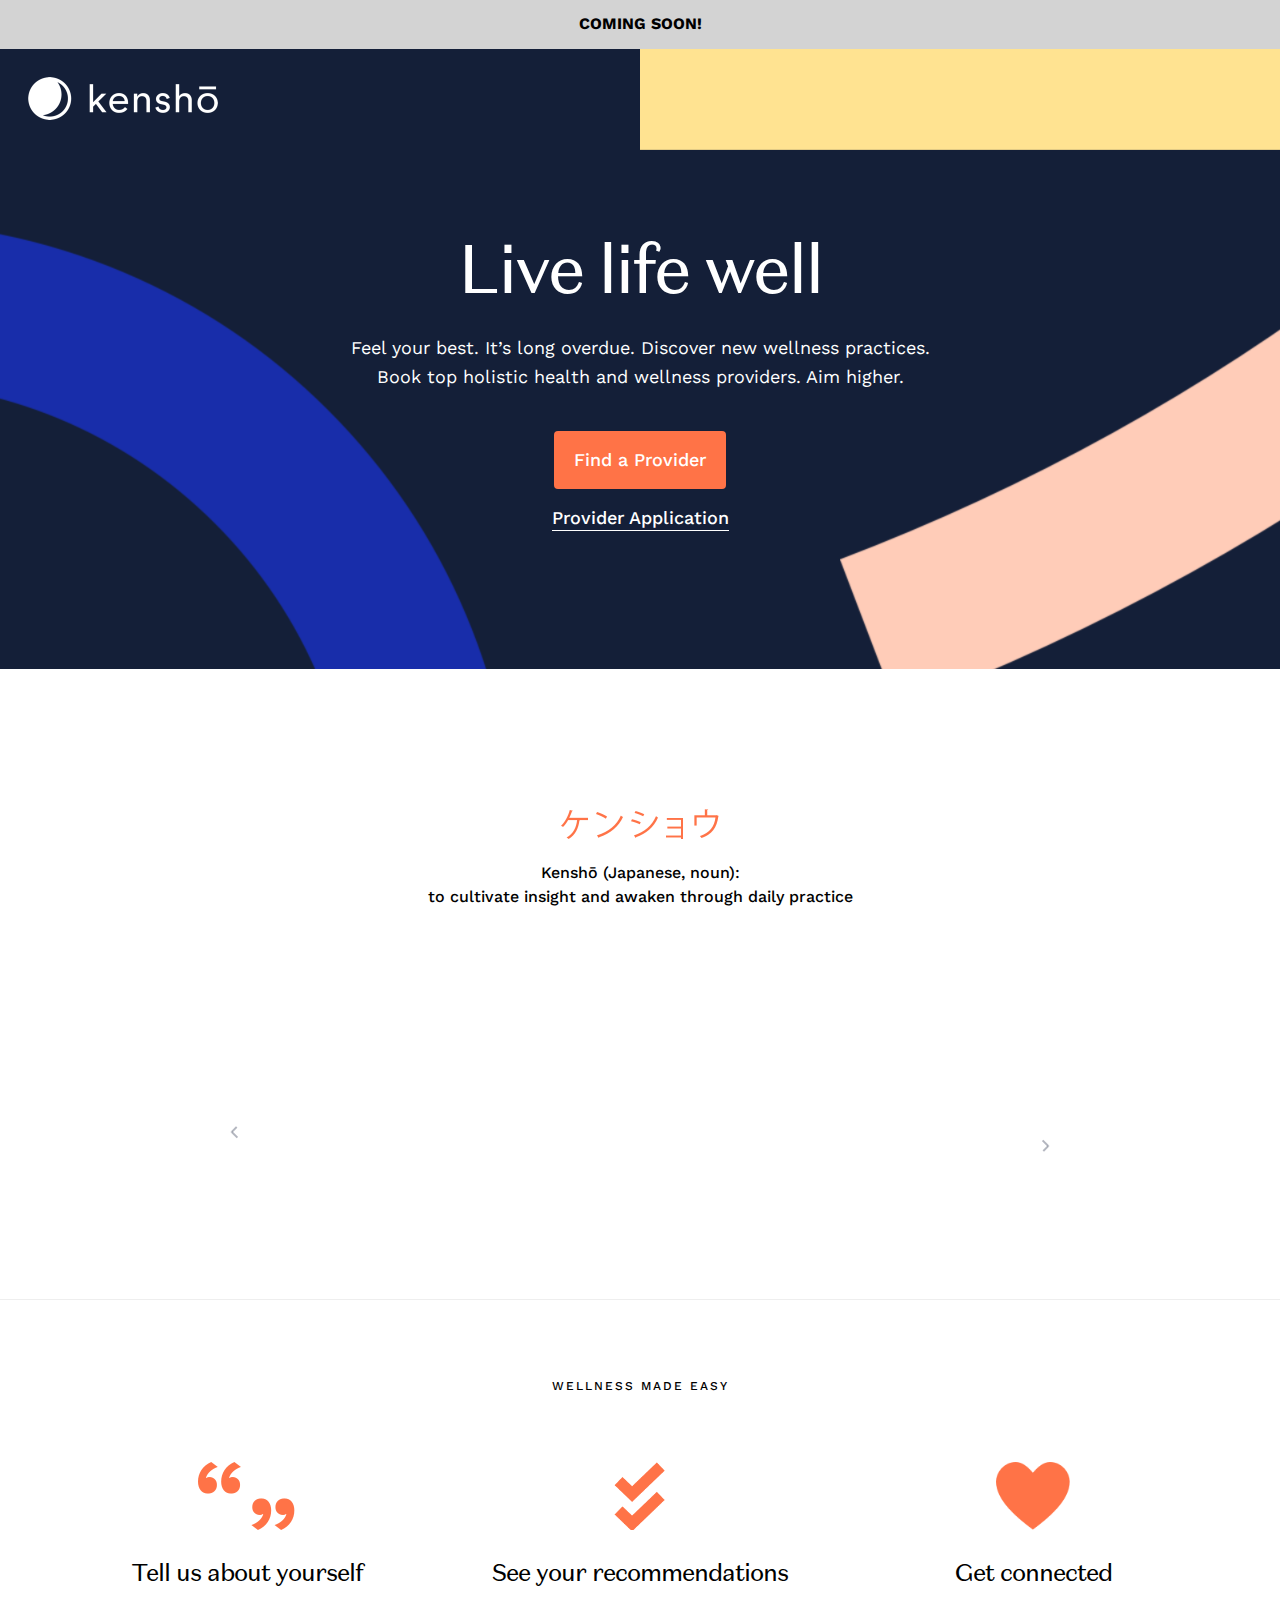
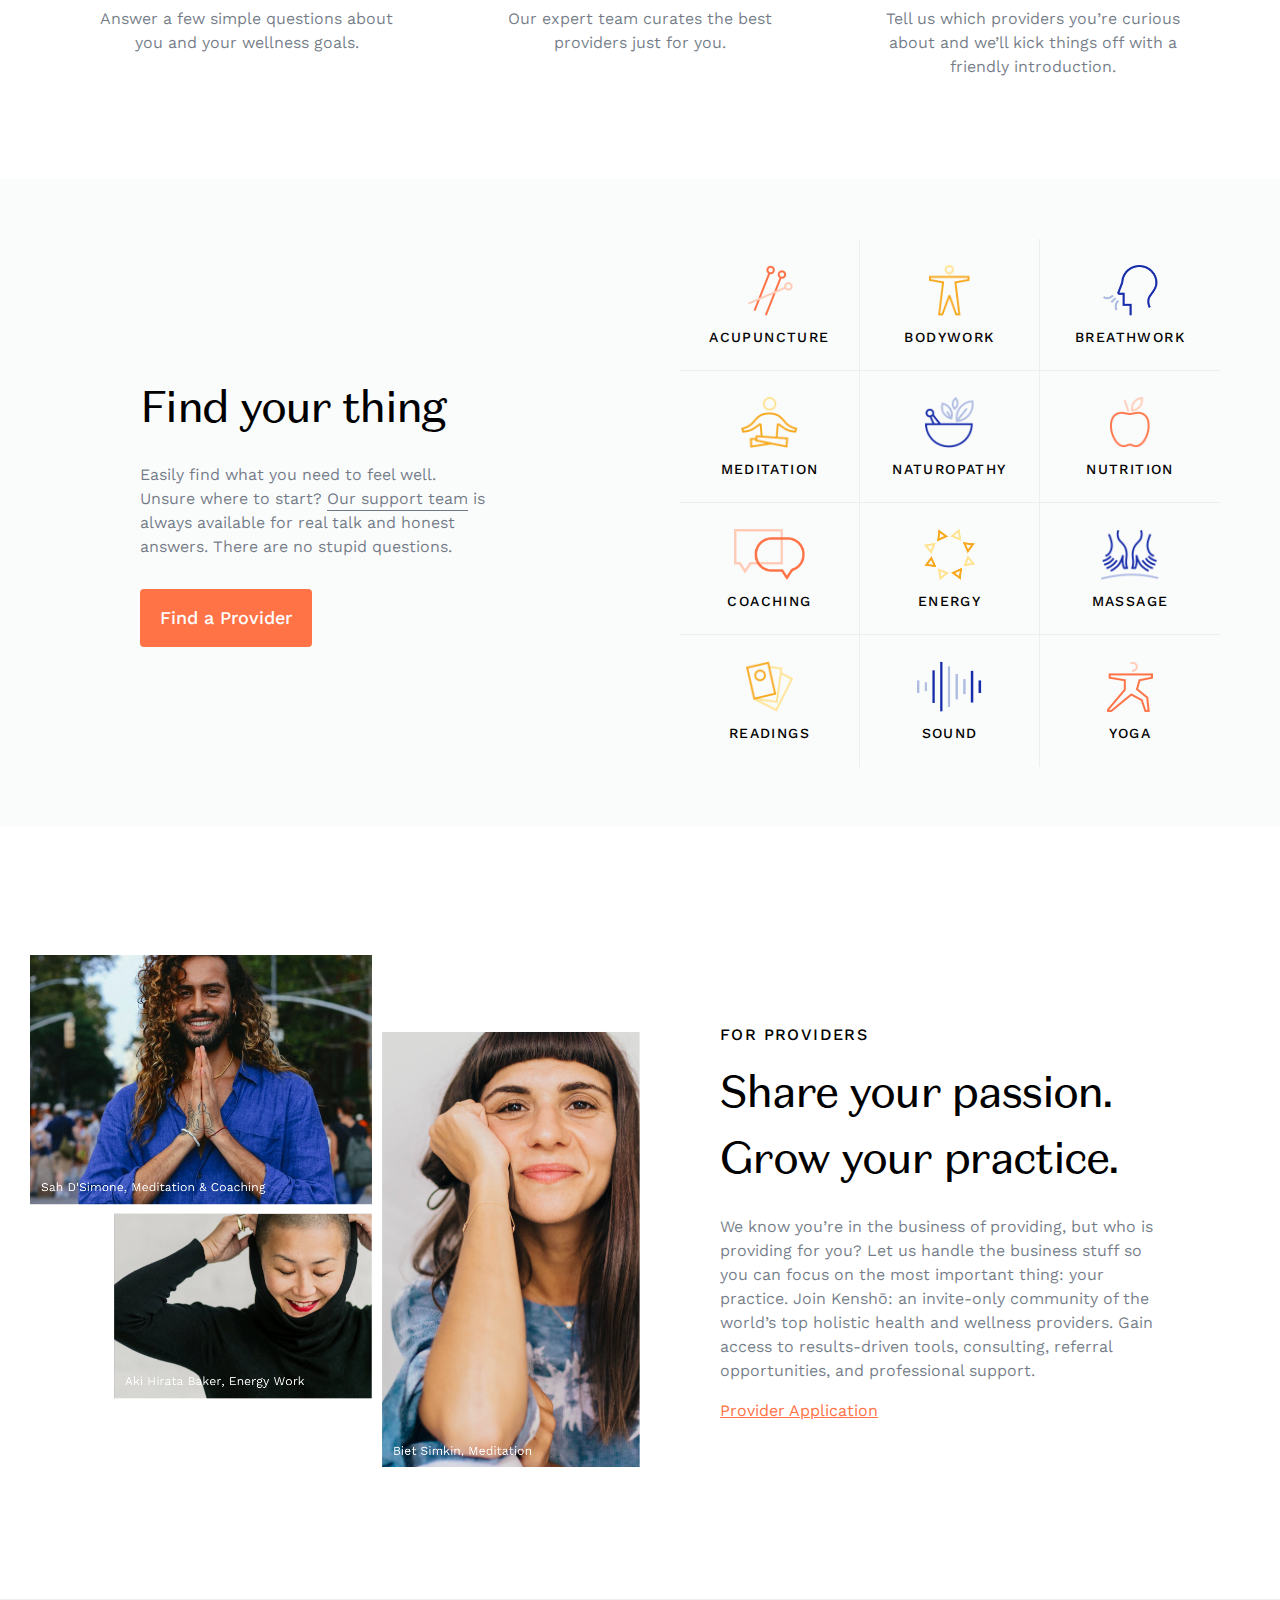
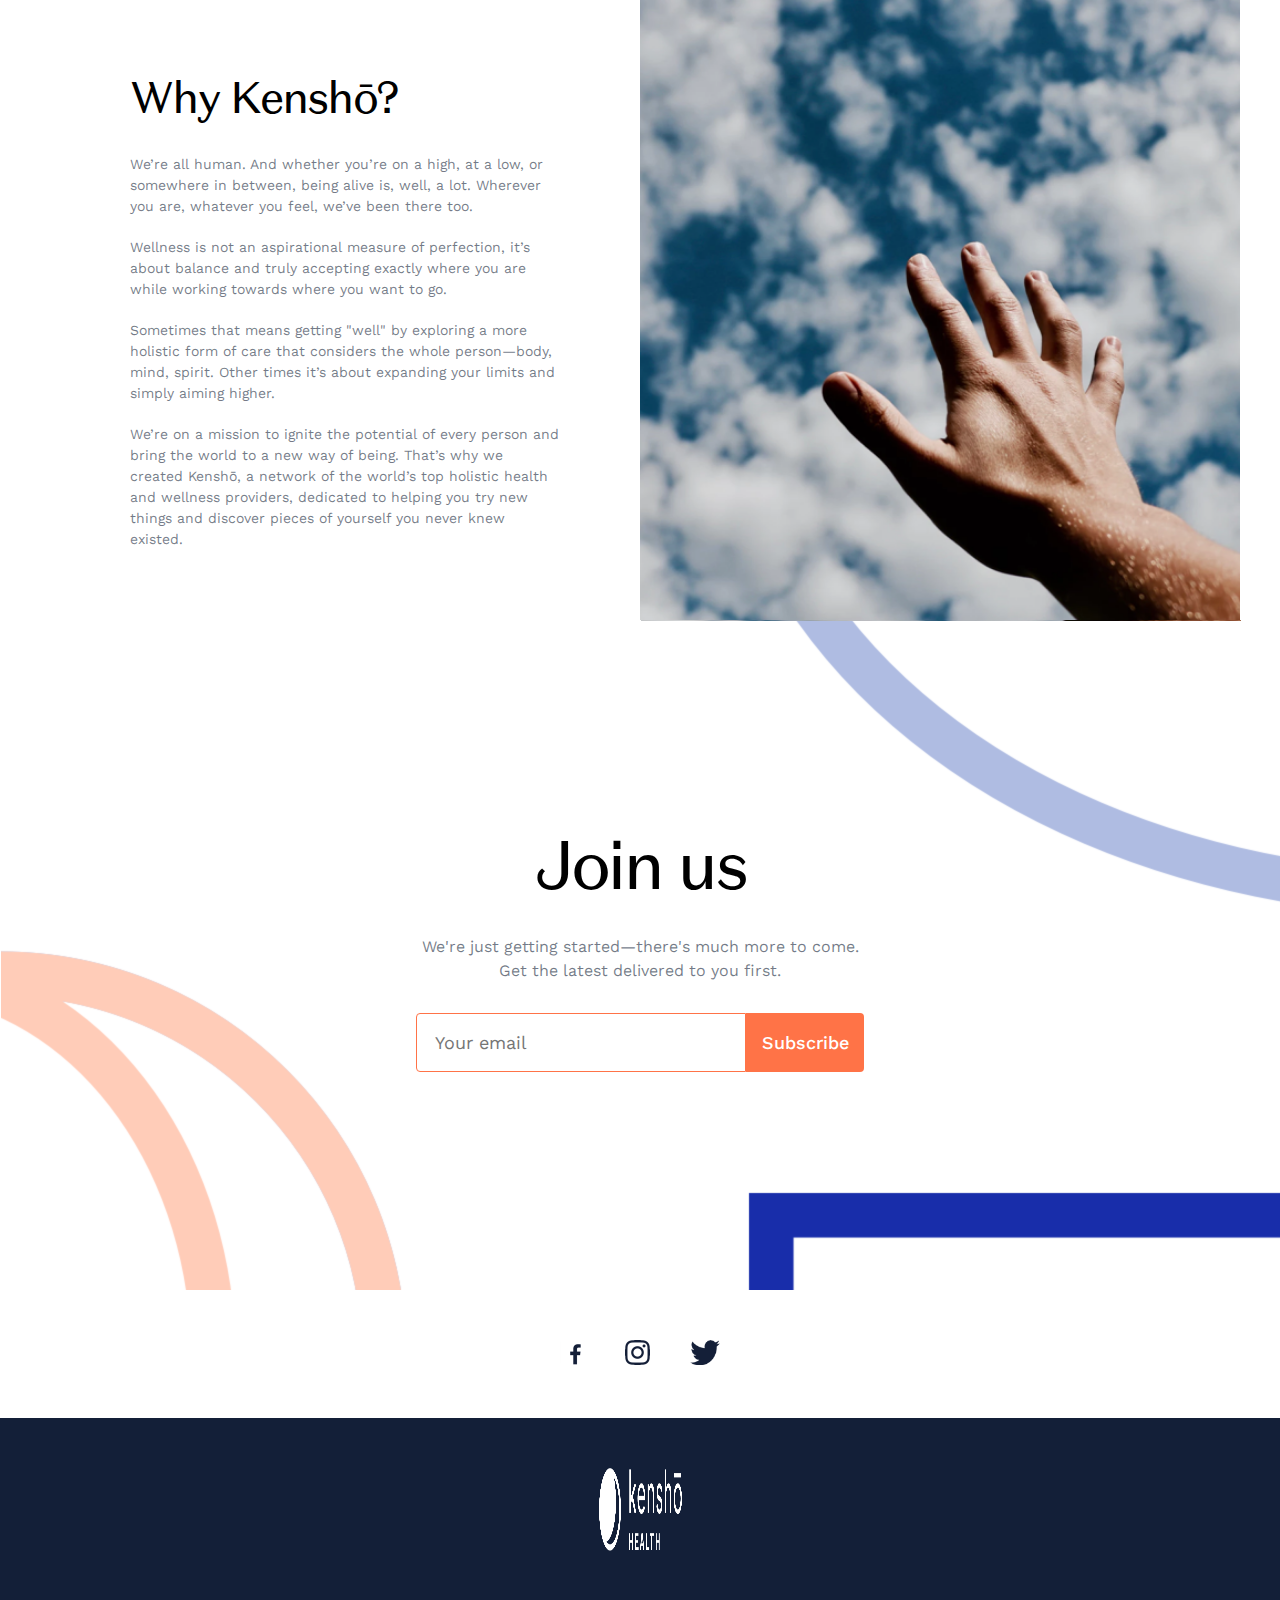
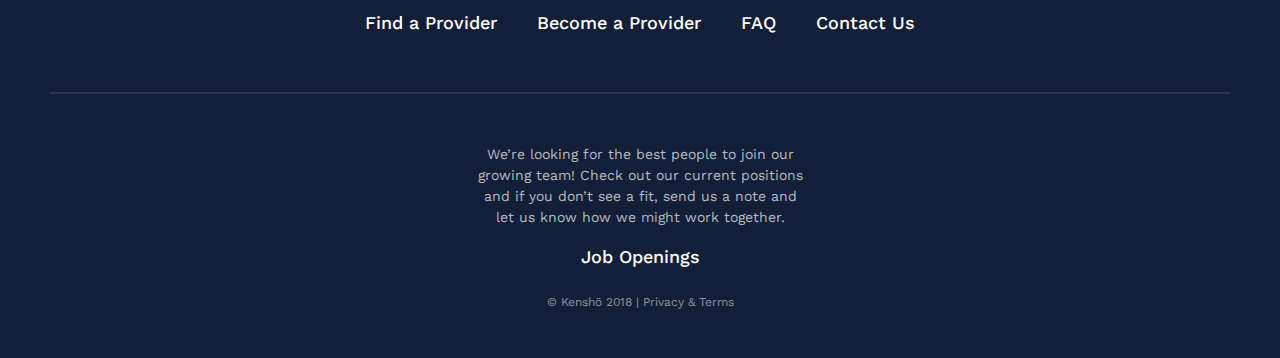
<file: index.html>
<!DOCTYPE html>
<html lang="en">

<head>
  <meta charset="UTF-8">
  <meta name="viewport" content="width=device-width, initial-scale=1.0">
  <meta http-equiv="X-UA-Compatible" content="ie=edge">
  <link href="./img/favicon.png" rel="shortcut icon" />
  <link href="./css/reset.css" rel="stylesheet" type="text/css" />
  <link href="./css/styles.css" rel="stylesheet" type="text/css" />
  <script
  src="https://code.jquery.com/jquery-3.3.1.js"
  integrity="sha256-2Kok7MbOyxpgUVvAk/HJ2jigOSYS2auK4Pfzbm7uH60="
  crossorigin="anonymous"></script>
  <title>Meet Kensho</title>
</head>

<body>
  <div class:"banner" style="margin:auto; background-color:lightgray; font-size: 25px; font-weight: bold; line-height: 1.8; padding: 10px; text-align: center; font-family: "DomaineSansText-Regular", Optima, Georgia, serif">
    <h1>COMING SOON!</h1>
  </div>
  <input id="anPageName" name="page" type="hidden" value="kensholandingpage" />
  <div class="kensholandingpage">
    <section class="hero">
      <div class="container">
        <a href='/'><img anima-src="./img/kensholandingpage-logokenshodark2x@2x.png" class="logokenshodark2x" src="./img/kensholandingpage-logokenshodark2x@2x.png"></a>
        <div class="hero-intro">
          <h1>Live life well</h1>
          <p>Feel your best. It’s long overdue. Discover new wellness practices. Book top holistic health and wellness providers.
            Aim higher.</p>

          <a class="cta orng-bg typeform-share button" href="https://danny436.typeform.com/to/GKOh35" data-mode="popup" style="" target="_blank">Find a Provider</a>

          <div class="link-container">
            <a class="provider-application typeform-share button" href="https://danny436.typeform.com/to/W1SroJ" data-mode="popup" style="" target="_blank">Provider Application</a>
          </div>
        </div>
      </div>
    </section>
    <section class="testimonials">
      <div class="why-head">
        <img src="./img/japanese.png" alt="Kensho">
        <p>Kenshō (Japanese, noun):</p>
        <p>to cultivate insight and awaken through daily practice</p>
      </div>
      <div class="carousel">
        <button class="previous arrow-button">
          <img anima-src="./img/kensholandingpage-rectangle-3-copy-3 1@2x.png" class="rectangle3copy31" src="./img/kensholandingpage-rectangle-3-copy-3 1@2x.png">
        </button>
        <div class="testimonial-holder">
          <div class="single-testimonial">
            <div class="testimonial-text">"I spent months interviewing half a dozen coaches but nothing felt right… then I found Kenshō and they quickly
              recommended an amazing coach who was the perfect fit. I am so grateful for your support in finding the right
              partner for my journey. 🙏✨"
            </div>
            <div class="testimonial-person">
              <div class="image">
                <img class="imagecarine" src="./img/kensholandingpage-image-carine@2x.png">
              </div>
              <div class="bio">
                <p class="name">Carine Carmy</p>
                <p class="about">Former exec now-on-self-imposed-sabbatical, Writer, New Experience Addict, & Aspiring Whole Human</p>
              </div>
            </div>
          </div>

          <div class="single-testimonial">
            <div class="testimonial-text">“Kenshō introduced me to a woman that taught me the power of breathing. Who knew breath could be so powerful?!”</div>
            <div class="testimonial-person">
              <div class="image">
                <img class="imagecarine" src="./img/image-monty.png">
              </div>
              <div class="bio">
                <p class="name">Monty Coleman</p>
                <p class="about">Healthcare Entrepreneur, former Naval Officer, kind-hearted vegan and mixologist</p>
              </div>
            </div>
          </div>

          <div class="single-testimonial">
            <div class="testimonial-text">“In less than 10 minutes Kenshō guided me through a decision that would have taken me years before.”</div>
            <div class="testimonial-person">
              <div class="image">
                <img anima-src="./img/kensholandingpage-image-carine@2x.png" class="imagecarine" src="./img/image-lexi.png">
              </div>
              <div class="bio">
                <p class="name">Lexie Komisar</p>
                <p class="about">Wellness Explorer, Executive, and Creator</p>
              </div>
            </div>
          </div>
        </div>

        <button class="next arrow-button">
          <img anima-src="./img/kensholandingpage-rectangle-3-copy-3 1@2x.png" class="rectangle3copy3" src="./img/kensholandingpage-rectangle-3-copy-3 1@2x.png">
        </button>
      </div>
      <div class="carousel-dots">
        <img src='./img/oval-active.png'/>
        <img src='./img/oval-inactive.png'/>
        <img src='./img/oval-inactive.png'/>
      </div>
    </section>
    <section class="howitworks container">
        <h3>Wellness Made Easy</h3>
        <div class="threeup">
          <div class="col">
            <img src="./img/quotes-icon-2x.png" alt="Quotes Icon">
            <h4>Tell us about yourself</h4>
            <p>Answer a few simple questions about you and your wellness goals.</p>
          </div>
          <div class="col">
            <img src="./img/checks-icon-2x.png" alt="Check Icon">
            <h4>See your recommendations</h4>
            <p>Our expert team curates the best providers just for you.</p>
          </div>
          <div class="col">
            <img src="./img/heart-icon-2x.png" alt="Heart Icon">
            <h4>Get connected</h4>
            <p>Tell us which providers you’re curious about and we’ll kick things off with a friendly introduction.</p>
          </div>
        </div>
    </section>
    <section class="practices">
      <div class="container">
        <div class="practice-info">
          <h3>Find your thing</h3>
          <p>Easily find what you need to feel well. Unsure where to start? <a href="mailto:support@meetkensho.com">Our support team</a> is always available for real talk
            and honest answers. There are no stupid questions.</p>
          <a class="cta orng-bg typeform-share button" href="https://danny436.typeform.com/to/GKOh35" data-mode="popup" style="" target="_blank">Find a Provider</a>
        </div>
        <div class="practice-list">
          <div class="practice-card">
            <img src="./img/practiceicon-acupuncture.png" alt="">
            <span>acupuncture</span>
          </div>
          <div class="practice-card">
            <img src="./img/practiceicon-bodywork.png" alt="">
            <span>bodywork</span>
          </div>
          <div class="practice-card">
            <img src="./img/practiceicon-breathwork.png" alt="">
            <span>breathwork</span>
          </div>
          <div class="practice-card">
            <img src="./img/practiceicon-meditation.png" alt="">
            <span>meditation</span>
          </div>
          <div class="practice-card">
            <img src="./img/practiceicon-naturopathy.png" alt="">
            <span>naturopathy</span>
          </div>
          <div class="practice-card">
            <img src="./img/practiceicon-nutrition.png" alt="">
            <span>nutrition</span>
          </div>
          <div class="practice-card">
            <img src="./img/practiceicon-coaching.png" alt="">
            <span>coaching</span>
          </div>
          <div class="practice-card">
            <img src="./img/practiceicon-energy.png" alt="">
            <span>energy</span>
          </div>
          <div class="practice-card">
            <img src="./img/practiceicon-massage.png" alt="">
            <span>massage</span>
          </div>
          <div class="practice-card">
            <img src="./img/practiceicon-readings.png" alt="">
            <span>readings</span>
          </div>
          <div class="practice-card">
            <img src="./img/practiceicon-sound.png" alt="">
            <span>sound</span>
          </div>
          <div class="practice-card">
            <img src="./img/practiceicon-yoga.png" alt="">
            <span>yoga</span>
          </div>
        </div>
      </div>
    </section>
    <section class="providers container">
      <div class="providers-img">
        <img src="./img/providers.png" alt="Providers" />
      </div>
      <div class="providers-text">
        <span class="intro">For Providers</span>
        <h3>Share your passion. Grow your practice.</h3>
        <p>We know you’re in the business of providing, but who is providing for you? Let us handle the business stuff so you
          can focus on the most important thing: your practice. Join Kenshō: an invite-only community of the world’s top
          holistic health and wellness providers. Gain access to results-driven tools, consulting, referral opportunities,
          and professional support.</p>
        <a class="provider-application typeform-share orng" href="https://danny436.typeform.com/to/PT4pvb" data-mode="popup" style="" target="_blank">Provider Application</a>
      </div>
    </section>
    <section class="why container">
      <div class="twoup">
        <div class="whytext">
          <h3>Why Kenshō?</h3>
          <p>We’re all human. And whether you’re on a high, at a low, or somewhere in between, being alive is, well, a lot. Wherever you are, whatever you feel, we’ve been there too. </p>
          <p>Wellness is not an aspirational measure of perfection, it’s about balance and truly accepting exactly where you
            are while working towards where you want to go.</p>
          <p>Sometimes that means getting "well" by exploring a more holistic form of care that considers the whole person—body,
            mind, spirit. Other times it’s about expanding your limits and simply aiming higher. </p>
          <p>We’re on a mission to ignite the potential of every person and bring the world to a new way of being. That’s why
            we created Kenshō, a network of the world’s top holistic health and wellness providers, dedicated to helping
            you try new things and discover pieces of yourself you never knew existed.</p>
        </div>
        <div class="whyimg"></div>
      </div>
    </section>
    
    <section class="signup">
      <div class="joinus">
        <h3>Join us</h3>
        <p>We're just getting started—there's much more to come. Get the latest delivered to you first.</p>
        
        <form style="
                display:none;
                ">
                  <input type="email" placeholder="Your email" name="email" />
                  <input type="submit" value="Subscribe" />
                </form>
        
        <!-- Begin MailChimp Signup Form -->

        <div id="mailchimp">
          <form action="https://meetkensho.us16.list-manage.com/subscribe/post?u=a21be66cdf916da6ee42d1b95&amp;id=65f28882a0" method="post" id="mc-embedded-subscribe-form" name="mc-embedded-subscribe-form" class="validate" target="_blank" novalidate>

            <input type="email" placeholder="Your email" value="" name="EMAIL" class="required email" id="mce-EMAIL">

            <div id="mce-responses" class="clear">
              <div class="response" id="mce-error-response" style="display:none"></div>
              <div class="response" id="mce-success-response" style="display:none"></div>
            </div>    <!-- real people should not fill this in and expect good things - do not remove this or risk form bot signups-->
              <div style="position: absolute; left: -5000px;" aria-hidden="true"><input type="text" name="b_a21be66cdf916da6ee42d1b95_65f28882a0" tabindex="-1" value=""></div>
              <input type="submit" value="Subscribe" name="subscribe" id="mc-embedded-subscribe" class="button"></div>
              </div>
          </form>
        </div>

        <!--End mc_embed_signup-->

        <div class="social">
          <a href="https://www.facebook.com/meetkensho/"><img src="./img/kensholandingpage-logofacebook-2@2x.png" alt=""></a>
          <a href="https://www.instagram.com/meetkensho/"><img src="./img/kensholandingpage-logoinstagram@2x.png" alt=""></a>
          <a href="#"><img src="./img/kensholandingpage-logotwitter@2x.png" alt=""></a>
        </div>
      </div>
    </section>

    <footer>
      <nav>

        <a href='/'><img src="./img/kensho-health_white.png" alt="kensho-health_white" alt="kensho-health_white">
        </a>
        <ul>
          <li><a class="typeform-share" href="https://danny436.typeform.com/to/GKOh35" data-mode="popup" style="" target="_blank">Find a Provider</a></li>
          <li><a class="typeform-share" href="https://danny436.typeform.com/to/PT4pvb" data-mode="popup" style="" target="_blank">Become a Provider</a></li>
          <li><a href="/faq.html">FAQ</a></li>
          <li><a href="mailto:support@meetkensho.com">Contact Us</a></li>
        </ul>
      </nav>
      <div class="jobs">
        <p>We’re looking for the best people to join our growing team! Check out our current positions and if you don’t see a fit, send us a note and let us know how we might work together.</p>
        <a href="https://angel.co/kensho-2/jobs/388863-full-stack-react-developer-founding-team-l-remote">Job Openings</a>
      </div>
      <div class="copyright">
        <p>© Kenshō 2018 | <a href="/terms.html">Privacy & Terms</a></p>
      </div>
    </footer>
  </div>


  <!-- generated from typeform -->
  <script>
    (function() { var qs,js,q,s,d=document, gi=d.getElementById, ce=d.createElement, gt=d.getElementsByTagName, id="typef_orm_share", b="https://embed.typeform.com/"; if(!gi.call(d,id)){ js=ce.call(d,"script"); js.id=id; js.src=b+"embed.js"; q=gt.call(d,"script")[0]; q.parentNode.insertBefore(js,q) } })()
  </script>

  <script src='./js/carousel.js'></script>

  <!-- generated from anima -->
  <script>
    document.querySelector('form').addEventListener('submit', e => e.preventDefault())

    anima_isHidden = function (e) {
      if (!(e instanceof HTMLElement)) return !1;
      if (getComputedStyle(e).display == "none") return !0; else if (e.parentNode && anima_isHidden(e.parentNode)) return !0;
      return !1;
    };
    anima_loadAsyncSrcForTag = function (tag) {
      var elements = document.getElementsByTagName(tag);
      var toLoad = [];
      for (var i = 0; i < elements.length; i++) {
        var e = elements[i];
        var src = e.getAttribute("src");
        var loaded = (src != undefined && src.length > 0 && src != '[data-uri]');
        if (loaded) continue;
        var asyncSrc = e.getAttribute("anima-src");
        if (asyncSrc == undefined || asyncSrc.length == 0) continue;
        if (anima_isHidden(e)) continue;
        toLoad.push(e);
      }
      toLoad.sort(function (a, b) {
        return anima_getTop(a) - anima_getTop(b);
      });
      for (var i = 0; i < toLoad.length; i++) {
        var e = toLoad[i];
        var asyncSrc = e.getAttribute("anima-src");
        e.setAttribute("src", asyncSrc);
      }
    };
    anima_pauseHiddenVideos = function (tag) {
      var elements = document.getElementsByTagName("video");
      for (var i = 0; i < elements.length; i++) {
        var e = elements[i];
        var isPlaying = !!(e.currentTime > 0 && !e.paused && !e.ended && e.readyState > 2);
        var isHidden = anima_isHidden(e);
        if (!isPlaying && !isHidden && e.getAttribute("autoplay") == "autoplay") {
          e.play();
        } else if (isPlaying && isHidden) {
          e.pause();
        }
      }
    };
    anima_loadAsyncSrc = function (tag) {
      anima_loadAsyncSrcForTag("img");
      anima_loadAsyncSrcForTag("iframe");
      anima_loadAsyncSrcForTag("video");
      anima_pauseHiddenVideos();
    };
    var anima_getTop = function (e) {
      var top = 0;
      do {
        top += e.offsetTop || 0;
        e = e.offsetParent;
      } while (e);
      return top;
    };
    anima_loadAsyncSrc();
    anima_old_onResize = window.onresize;
    anima_new_onResize = undefined;
    anima_updateOnResize = function () {
      if (anima_new_onResize == undefined || window.onresize != anima_new_onResize) {
        anima_new_onResize = function (x) {
          if (anima_old_onResize != undefined) anima_old_onResize(x);
          anima_loadAsyncSrc();
        };
        window.onresize = anima_new_onResize;
        setTimeout(function () {
          anima_updateOnResize();
        }, 3000);
      }
    };
    anima_updateOnResize();
    setTimeout(function () {
      anima_loadAsyncSrc();
    }, 200);
  </script>
</body>

</html>
</file>
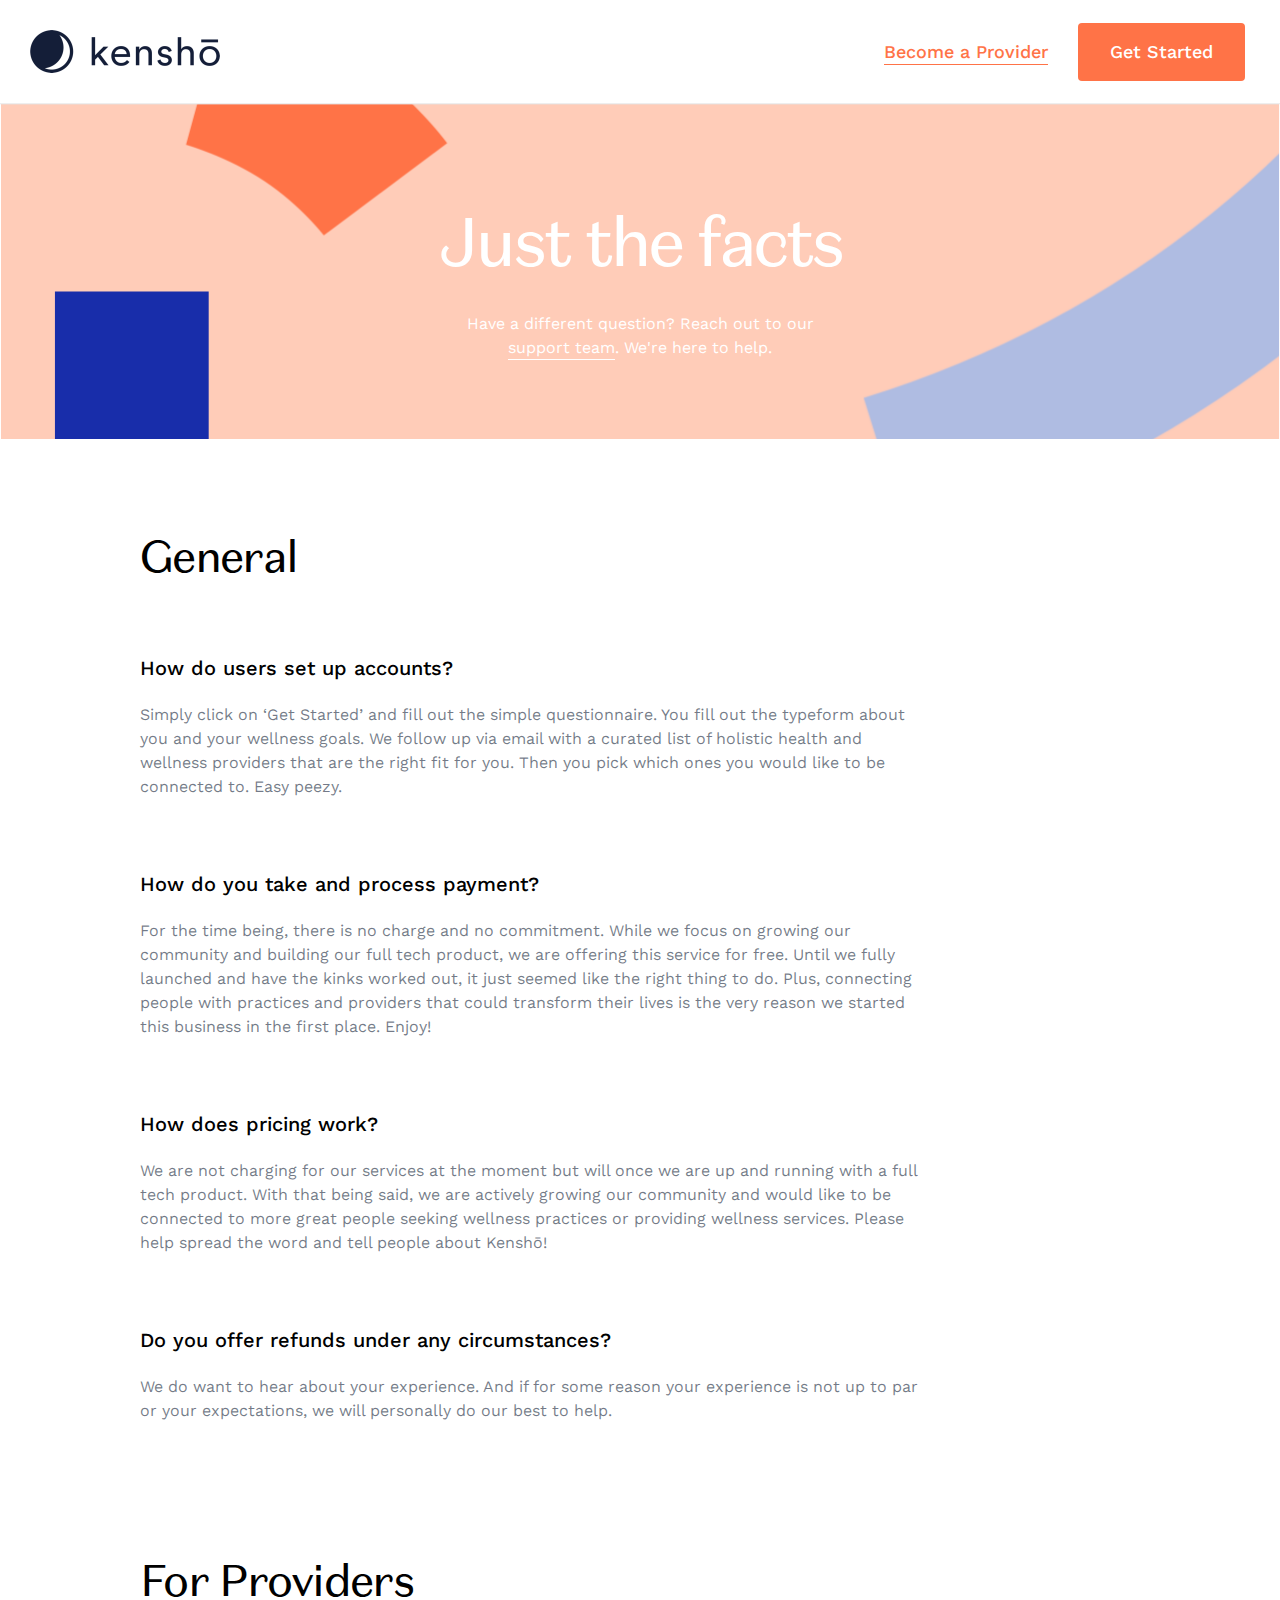
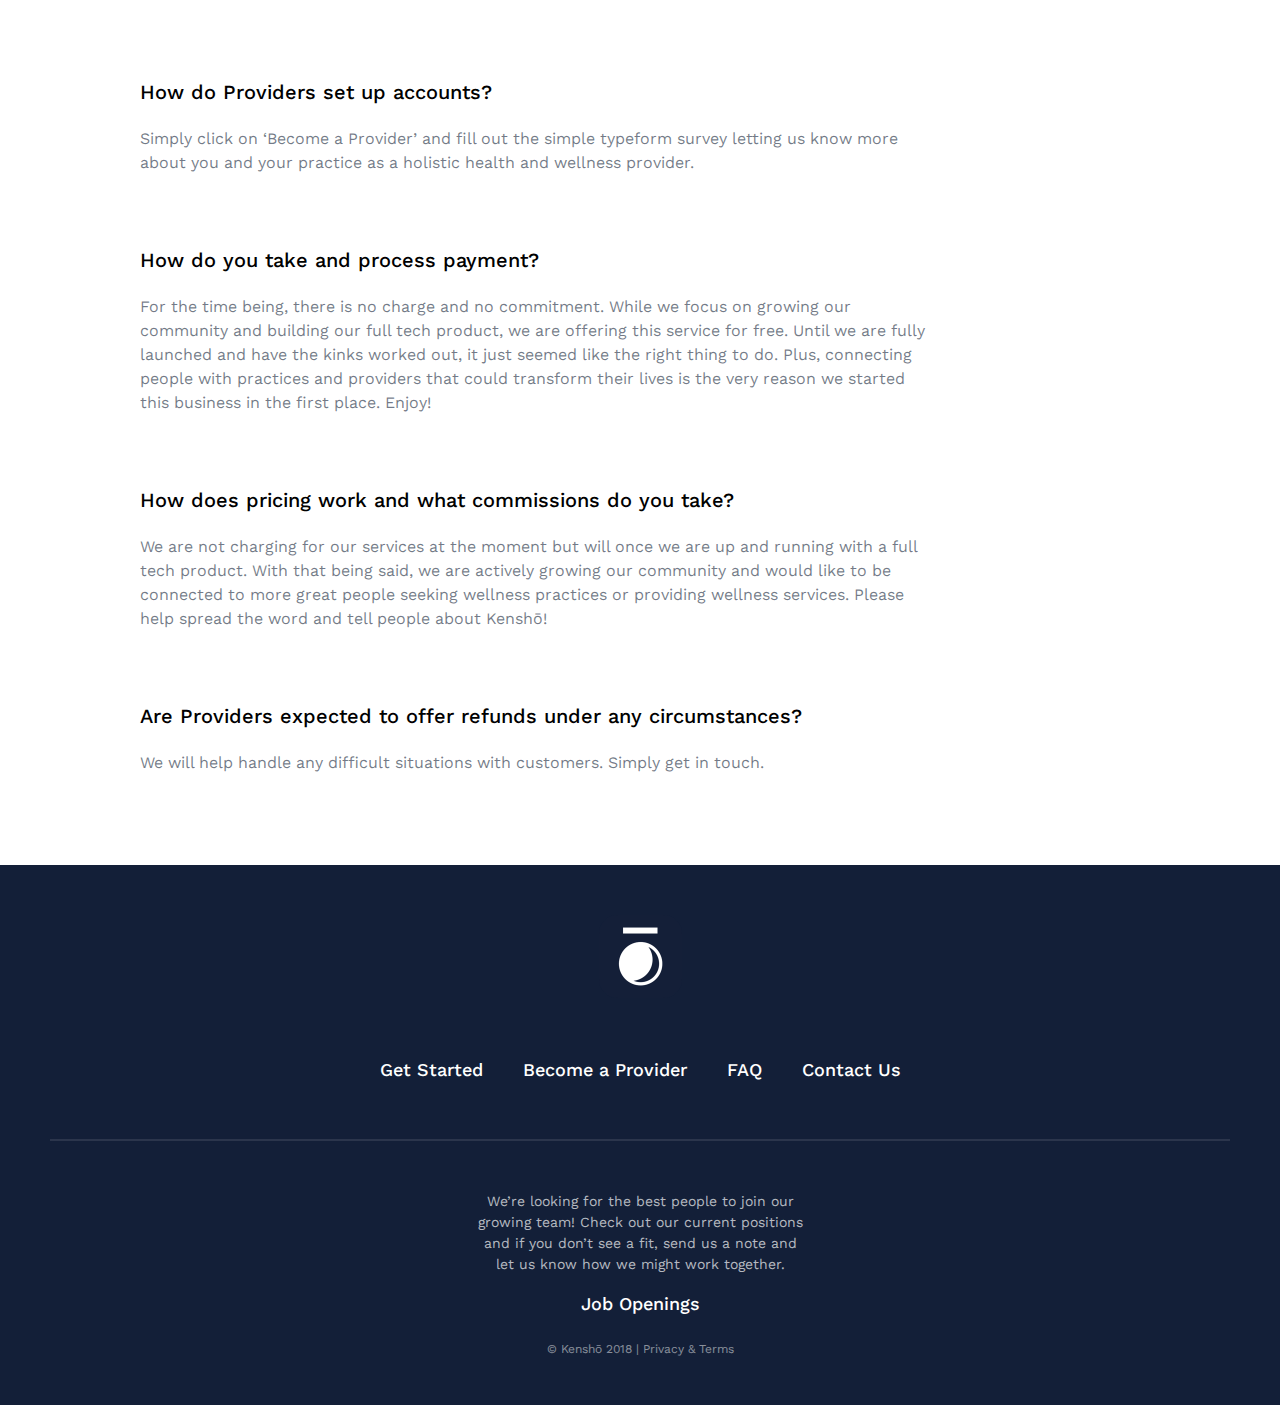
<file: faq.html>
<!DOCTYPE html>
<html lang="en">
<head>
  <meta charset="UTF-8">
  <meta name="viewport" content="width=device-width, initial-scale=1.0">
  <meta http-equiv="X-UA-Compatible" content="ie=edge">
  <title>Kensho FAQ</title>
  <link rel='stylesheet' type='text/css' href='./newcss/reset.css'>
  <link rel='stylesheet' type='text/css' href='./newcss/styles.css'>
</head>
<body>
  <header>
    <nav>
      <img src="./img/kenshotc-logokenshodark2x@2x.png" alt="Kensho Logo">
      <ul>
        <li>
          <a class="typeform-share become-provider" href="https://danny436.typeform.com/to/PT4pvb" data-mode="popup" style="" target="_blank">Become a Provider</a>
        </li>
        <li>
          <a class="typeform-share cta" href="https://danny436.typeform.com/to/GKOh35" data-mode="popup" style="" target="_blank">Get Started</a>
        </li>
      </ul>
    </nav>
    <section class="faqhero">
      <h1>Just the facts</h1>
      <p>Have a different question? Reach out to our <a href="#">support team</a>. We're here to help.</p>
    </section>
  </header>
  <article class="faqarticle">
    <section>
      <h2>General</h2>
      <div class="question">
        <h3>How do users set up accounts?</h3>
        <p>Simply click on ‘Get Started’ and fill out the simple questionnaire. You fill out the typeform about you and your wellness goals. We follow up via email with a curated list of holistic health and wellness providers that are the right fit for you. Then you pick which ones you would like to be connected to. Easy peezy.</p>
      </div>
      <div class="question">
        <h3>How do you take and process payment?</h3>
        <p>For the time being, there is no charge and no commitment. While we focus on growing our community and building our full tech product, we are offering this service for free. Until we fully launched and have the kinks worked out, it just seemed like the right thing to do. Plus, connecting people with practices and providers that could transform their lives is the very reason we started this business in the first place. Enjoy!</p>
      </div>
      <div class="question">
        <h3>How does pricing work?</h3>
        <p>We are not charging for our services at the moment but will once we are up and running with a full tech product. With that being said, we are actively growing our community and would like to be connected to more great people seeking wellness practices or providing wellness services. Please help spread the word and tell people about Kenshō!</p>
      </div>
      <div class="question">
        <h3>Do you offer refunds under any circumstances?</h3>
        <p>We do want to hear about your experience. And if for some reason your experience is not up to par or your expectations, we will personally do our best to help.</p>
      </div>
    </section>
    <section>
      <h2>For Providers</h2>
      <div class="question">
        <h3>How do Providers set up accounts?</h3>
        <p>Simply click on ‘Become a Provider’ and fill out the simple typeform survey letting us know more about you and your practice as a holistic health and wellness provider.</p>
      </div>
      <div class="question">
        <h3>How do you take and process payment?</h3>
        <p>For the time being, there is no charge and no commitment. While we focus on growing our community and building our full tech product, we are offering this service for free. Until we are fully launched and have the kinks worked out, it just seemed like the right thing to do. Plus, connecting people with practices and providers that could transform their lives is the very reason we started this business in the first place. Enjoy!</p>
      </div>
      <div class="question">
        <h3>How does pricing work and what commissions do you take?</h3>
        <p>We are not charging for our services at the moment but will once we are up and running with a full tech product. With that being said, we are actively growing our community and would like to be connected to more great people seeking wellness practices or providing wellness services. Please help spread the word and tell people about Kenshō!</p>
      </div>
      <div class="question">
        <h3>Are Providers expected to offer refunds under any circumstances?</h3>
        <p>We will help handle any difficult situations with customers. Simply get in touch.</p>
      </div>
    </section>
  </article>
  <footer>
    <nav>

      <a href='/'><img src="./img/kenshotc-app2x@2x.png" alt="Logo"></a>
      <ul>
        <li><a class="typeform-share" href="https://danny436.typeform.com/to/GKOh35" data-mode="popup" style="" target="_blank">Get Started</a></li>
        <li><a class="typeform-share" href="https://danny436.typeform.com/to/PT4pvb" data-mode="popup" style="" target="_blank">Become a Provider</a></li>
        <li><a href="/faq.html">FAQ</a></li>
        <li><a href="mailto:support@meetkensho.com">Contact Us</a></li>
      </ul>
    </nav>
    <div class="jobs">
      <p>We’re looking for the best people to join our growing team! Check out our current positions and if you don’t see a fit, send us a note and let us know how we might work together.</p>
      <a href="https://angel.co/kensho-2/jobs/388863-full-stack-react-developer-founding-team-l-remote">Job Openings</a>
    </div>
    <div class="copyright">
      <p>© Kenshō 2018 | <a href="/terms.html">Privacy & Terms</a></p>
    </div>
  </footer>

  <!-- generated from typeform -->
  <script>
    (function() { var qs,js,q,s,d=document, gi=d.getElementById, ce=d.createElement, gt=d.getElementsByTagName, id="typef_orm_share", b="https://embed.typeform.com/"; if(!gi.call(d,id)){ js=ce.call(d,"script"); js.id=id; js.src=b+"embed.js"; q=gt.call(d,"script")[0]; q.parentNode.insertBefore(js,q) } })()
  </script>

  <!-- generated from anima -->
  <script>
      anima_isHidden = function (e) {
        if (!(e instanceof HTMLElement)) return !1;
        if (getComputedStyle(e).display == "none") return !0; else if (e.parentNode && anima_isHidden(e.parentNode)) return !0;
        return !1;
      };
      anima_loadAsyncSrcForTag = function (tag) {
        var elements = document.getElementsByTagName(tag);
        var toLoad = [];
        for (var i = 0; i < elements.length; i++) {
          var e = elements[i];
          var src = e.getAttribute("src");
          var loaded = (src != undefined && src.length > 0 && src != '[data-uri]');
          if (loaded) continue;
          var asyncSrc = e.getAttribute("anima-src");
          if (asyncSrc == undefined || asyncSrc.length == 0) continue;
          if (anima_isHidden(e)) continue;
          toLoad.push(e);
        }
        toLoad.sort(function (a, b) {
          return anima_getTop(a) - anima_getTop(b);
        });
        for (var i = 0; i < toLoad.length; i++) {
          var e = toLoad[i];
          var asyncSrc = e.getAttribute("anima-src");
          e.setAttribute("src", asyncSrc);
        }
      };
      anima_pauseHiddenVideos = function (tag) {
        var elements = document.getElementsByTagName("video");
        for (var i = 0; i < elements.length; i++) {
          var e = elements[i];
          var isPlaying = !!(e.currentTime > 0 && !e.paused && !e.ended && e.readyState > 2);
          var isHidden = anima_isHidden(e);
          if (!isPlaying && !isHidden && e.getAttribute("autoplay") == "autoplay") {
            e.play();
          } else if (isPlaying && isHidden) {
            e.pause();
          }
        }
      };
      anima_loadAsyncSrc = function (tag) {
        anima_loadAsyncSrcForTag("img");
        anima_loadAsyncSrcForTag("iframe");
        anima_loadAsyncSrcForTag("video");
        anima_pauseHiddenVideos();
      };
      var anima_getTop = function (e) {
        var top = 0;
        do {
          top += e.offsetTop || 0;
          e = e.offsetParent;
        } while (e);
        return top;
      };
      anima_loadAsyncSrc();
      anima_old_onResize = window.onresize;
      anima_new_onResize = undefined;
      anima_updateOnResize = function () {
        if (anima_new_onResize == undefined || window.onresize != anima_new_onResize) {
          anima_new_onResize = function (x) {
            if (anima_old_onResize != undefined) anima_old_onResize(x);
            anima_loadAsyncSrc();
          };
          window.onresize = anima_new_onResize;
          setTimeout(function () {
            anima_updateOnResize();
          }, 3000);
        }
      };
      anima_updateOnResize();
      setTimeout(function () {
        anima_loadAsyncSrc();
      }, 200);
    </script>
</body>
</html>
</file>
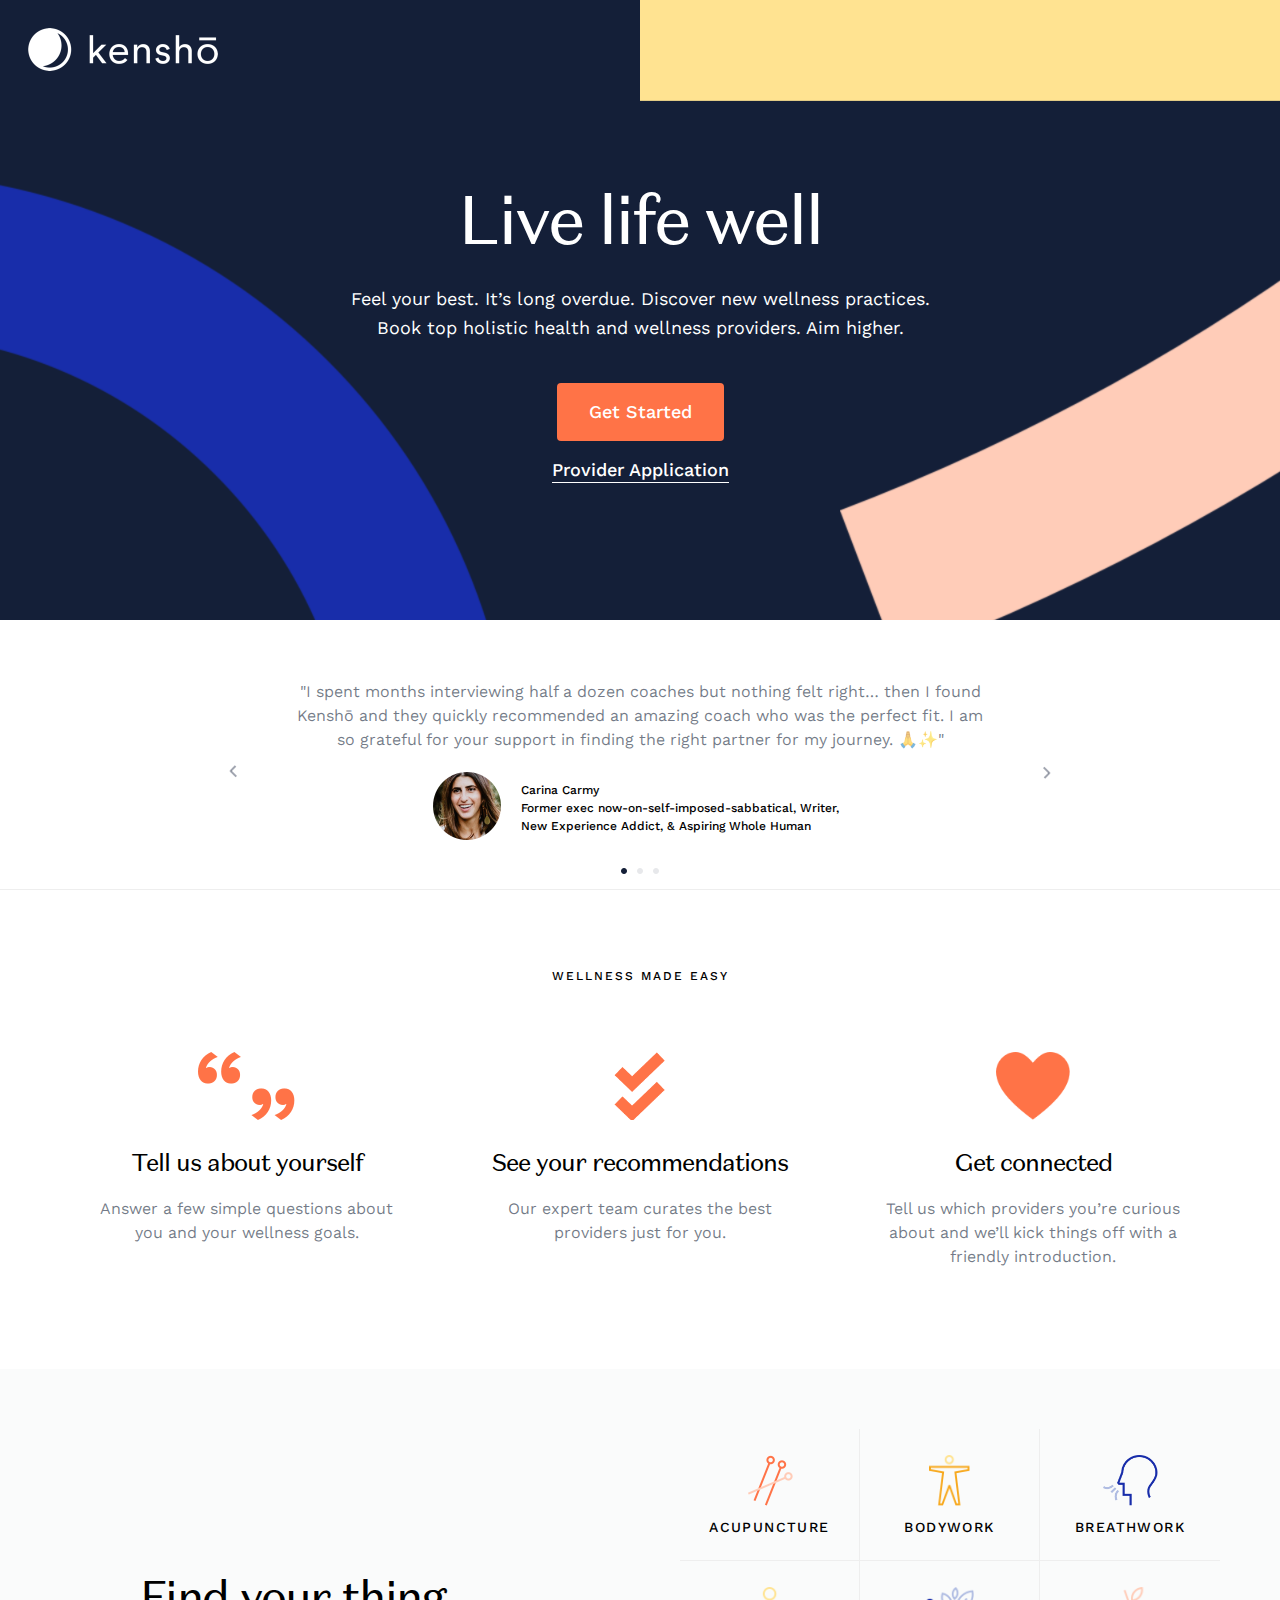
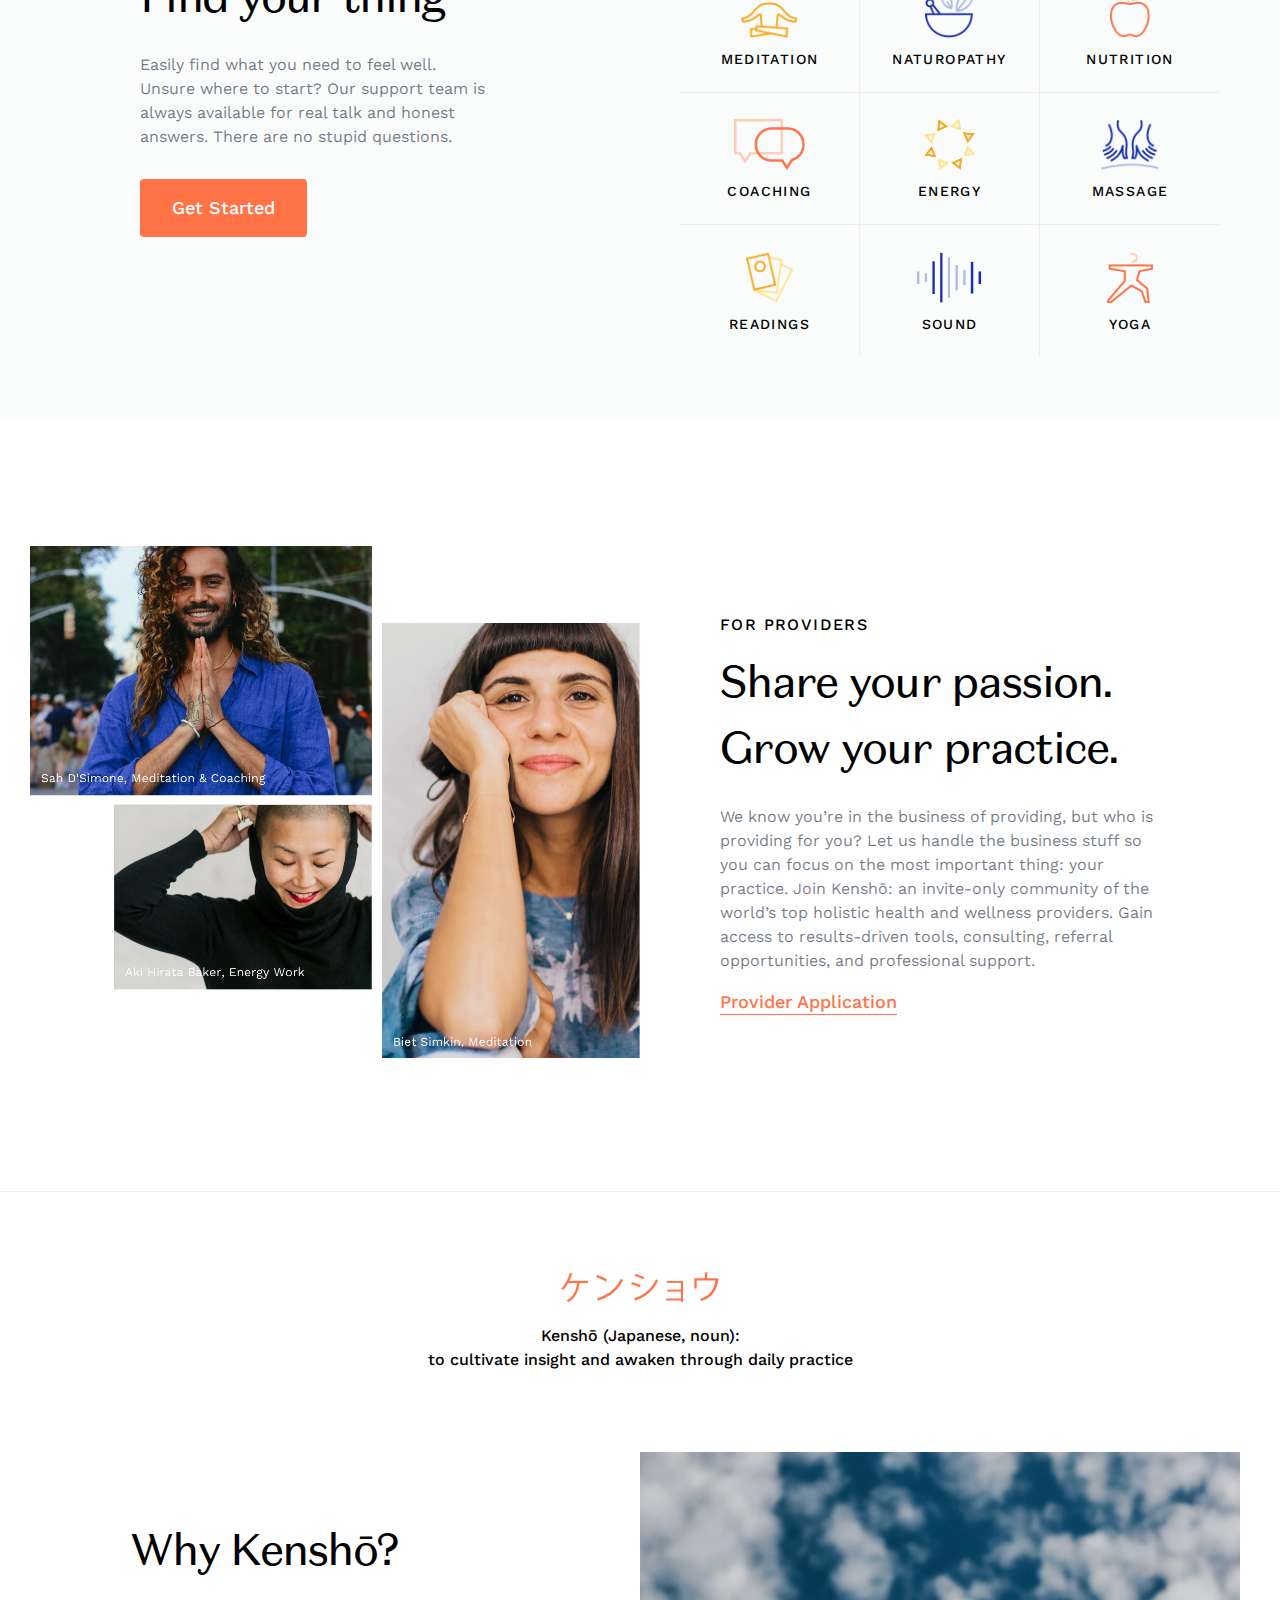
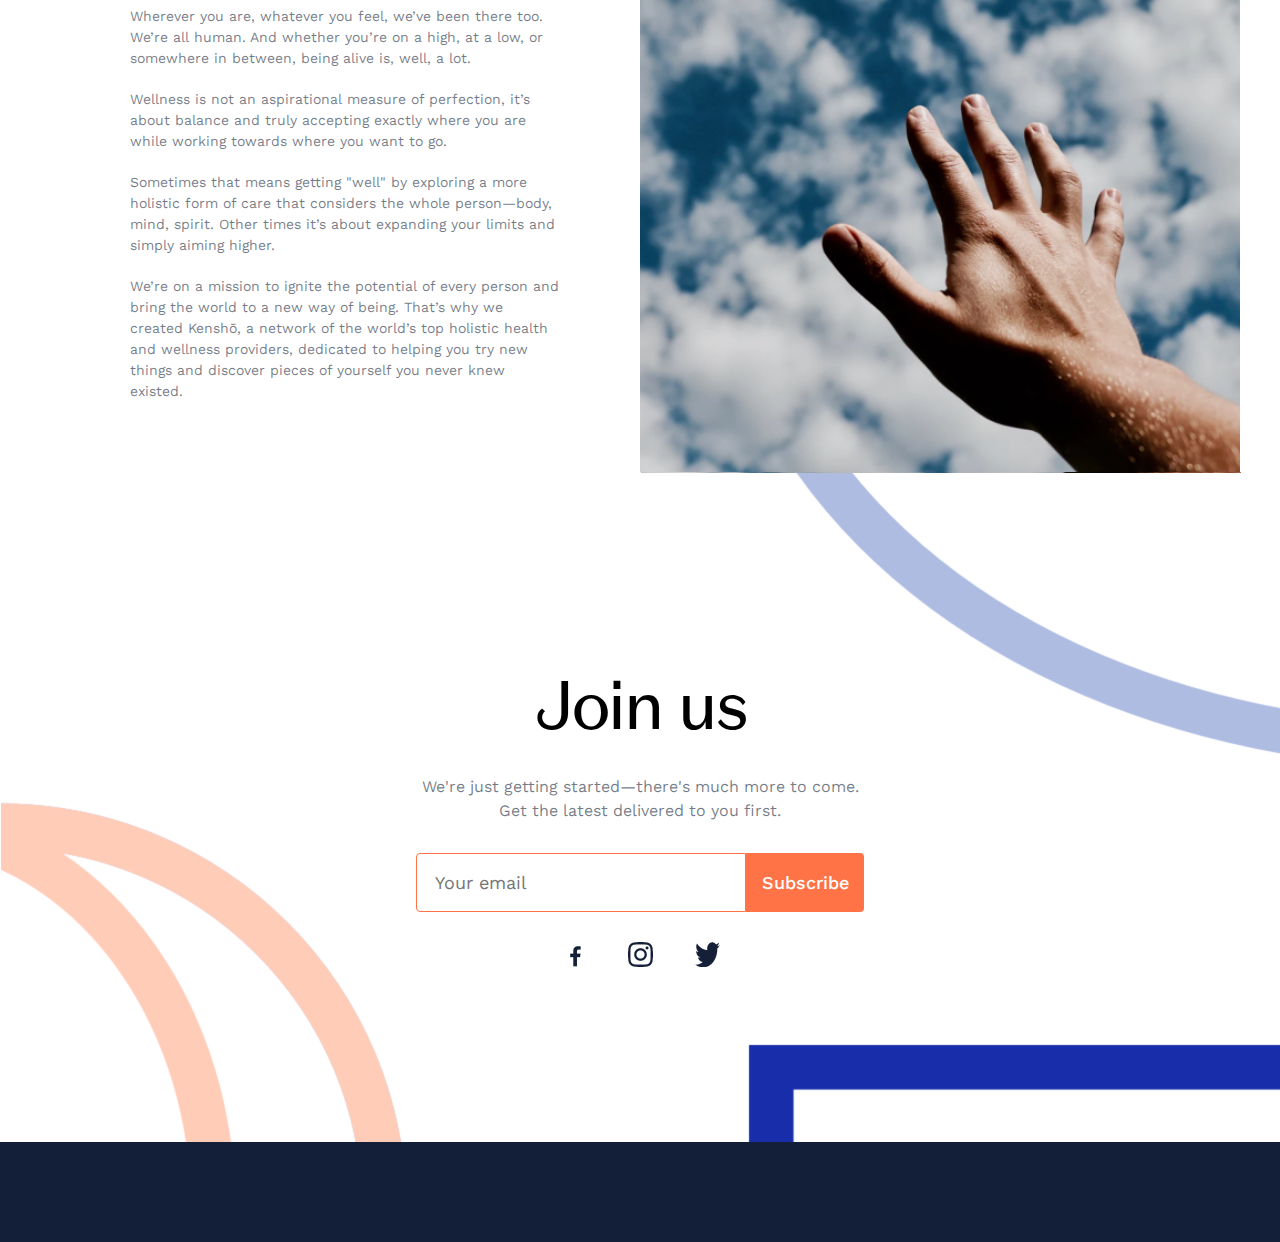
<file: index2.html>
<!DOCTYPE html>
<html lang="en">

<head>
  <meta charset="UTF-8">
  <meta name="viewport" content="width=device-width, initial-scale=1.0">
  <meta http-equiv="X-UA-Compatible" content="ie=edge">
  <link href="./img/favicon.png" rel="shortcut icon" />
  <link href="./newcss/reset.css" rel="stylesheet" type="text/css" />
  <link href="./newcss/styles.css" rel="stylesheet" type="text/css" />
  <title>Meet Kensho</title>
</head>

<body>
  <input id="anPageName" name="page" type="hidden" value="kensholandingpage" />
  <div class="kensholandingpage">
    <section class="hero">
      <img anima-src="./img/kensholandingpage-logokenshodark2x@2x.png" class="logokenshodark2x" src="./img/kensholandingpage-logokenshodark2x@2x.png">
      <div class="hero-intro">
        <h1>Live life well</h1>
        <p>Feel your best. It’s long overdue. Discover new wellness practices. Book top holistic health and wellness providers.
          Aim higher.</p>
        <a href="#" class="cta orng-bg">Get Started</a>
        <div class="link-container">
          <a href="#" class="provider-application">Provider Application</a>
        </div>
      </div>
    </section>
    <section class="testimonials">
      <div class="carousel">
        <div class="previous">
          <img anima-src="./img/kensholandingpage-rectangle-3-copy-3 1@2x.png" class="rectangle3copy31" src="./img/kensholandingpage-rectangle-3-copy-3 1@2x.png">
        </div>
        <div class="testimonial-holder">
          <div class="testimonial-text">"I spent months interviewing half a dozen coaches but nothing felt right… then I found Kenshō and they quickly
            recommended an amazing coach who was the perfect fit. I am so grateful for your support in finding the right
            partner for my journey. 🙏✨"</div>
          <div class="testimonial-person">
            <div class="image">
              <img anima-src="./img/kensholandingpage-image-carine@2x.png" class="imagecarine" src="./img/kensholandingpage-image-carine@2x.png">
            </div>
            <div class="bio">
              <p>Carina Carmy</p>
              <p>Former exec now-on-self-imposed-sabbatical, Writer, New Experience Addict, & Aspiring Whole Human</p>
            </div>
          </div>
        </div>
        <div class="next">
          <img anima-src="./img/kensholandingpage-rectangle-3-copy-3 1@2x.png" class="rectangle3copy3" src="./img/kensholandingpage-rectangle-3-copy-3 1@2x.png">
        </div>
      </div>
      <div class="carousel-dots">
        <img anima-src="./img/kensholandingpage-oval@2x.png" class="oval" src="./img/kensholandingpage-oval@2x.png">
        <img anima-src="./img/kensholandingpage-oval-copy-2@2x.png" class="ovalcopy" src="./img/kensholandingpage-oval-copy-2@2x.png">
        <img anima-src="./img/kensholandingpage-oval-copy-2@2x.png" class="ovalcopy2" src="./img/kensholandingpage-oval-copy-2@2x.png">
      </div>
    </section>
    <section class="howitworks">
      <h3>Wellness Made Easy</h3>
      <div class="threeup">
        <div class="col">
          <img src="./img/quotes-icon-2x.png" alt="Quotes Icon">
          <h4>Tell us about yourself</h4>
          <p>Answer a few simple questions about you and your wellness goals.</p>
        </div>
        <div class="col">
          <img src="./img/checks-icon-2x.png" alt="Check Icon">
          <h4>See your recommendations</h4>
          <p>Our expert team curates the best providers just for you.</p>
        </div>
        <div class="col">
          <img src="./img/heart-icon-2x.png" alt="Heart Icon">
          <h4>Get connected</h4>
          <p>Tell us which providers you’re curious about and we’ll kick things off with a friendly introduction.</p>
        </div>
      </div>
    </section>
    <section class="practices">
      <div class="practice-info">
        <h3>Find your thing</h3>
        <p>Easily find what you need to feel well. Unsure where to start? Our support team is always available for real talk
          and honest answers. There are no stupid questions.</p>
        <a href="#" class="cta orng-bg">Get Started</a>
      </div>
      <div class="practice-list">
        <div class="practice-card">
          <img src="./img/practiceicon-acupuncture.png" alt="">
          <span>acupuncture</span>
        </div>
        <div class="practice-card">
          <img src="./img/practiceicon-bodywork.png" alt="">
          <span>bodywork</span>
        </div>
        <div class="practice-card">
          <img src="./img/practiceicon-breathwork.png" alt="">
          <span>breathwork</span>
        </div>
        <div class="practice-card">
          <img src="./img/practiceicon-meditation.png" alt="">
          <span>meditation</span>
        </div>
        <div class="practice-card">
          <img src="./img/practiceicon-naturopathy.png" alt="">
          <span>naturopathy</span>
        </div>
        <div class="practice-card">
          <img src="./img/practiceicon-nutrition.png" alt="">
          <span>nutrition</span>
        </div>
        <div class="practice-card">
          <img src="./img/practiceicon-coaching.png" alt="">
          <span>coaching</span>
        </div>
        <div class="practice-card">
          <img src="./img/practiceicon-energy.png" alt="">
          <span>energy</span>
        </div>
        <div class="practice-card">
          <img src="./img/practiceicon-massage.png" alt="">
          <span>massage</span>
        </div>
        <div class="practice-card">
          <img src="./img/practiceicon-readings.png" alt="">
          <span>readings</span>
        </div>
        <div class="practice-card">
          <img src="./img/practiceicon-sound.png" alt="">
          <span>sound</span>
        </div>
        <div class="practice-card">
          <img src="./img/practiceicon-yoga.png" alt="">
          <span>yoga</span>
        </div>
      </div>
    </section>
    <section class="providers">
      <div class="providers-img">
        <img src="./img/providers.png" alt="Providers" />
      </div>
      <div class="providers-text">
        <span class="intro">For Providers</span>
        <h3>Share your passion. Grow your practice.</h3>
        <p>We know you’re in the business of providing, but who is providing for you? Let us handle the business stuff so you
          can focus on the most important thing: your practice. Join Kenshō: an invite-only community of the world’s top
          holistic health and wellness providers. Gain access to results-driven tools, consulting, referral opportunities,
          and professional support.</p>
        <a href="#" class="providers-application orng">Provider Application</a>
      </div>
    </section>
    <section class="why">
      <div class="why-head">
        <img src="./img/japanese.png" alt="Kensho">
        <p>Kenshō (Japanese, noun):</p>
        <p>to cultivate insight and awaken through daily practice</p>
      </div>
      <div class="twoup">
        <div class="whytext">
          <h3>Why Kenshō?</h3>
          <p>Wherever you are, whatever you feel, we’ve been there too. We’re all human. And whether you’re on a high, at a
            low, or somewhere in between, being alive is, well, a lot.</p>
          <p>Wellness is not an aspirational measure of perfection, it’s about balance and truly accepting exactly where you
            are while working towards where you want to go.</p>
          <p>Sometimes that means getting "well" by exploring a more holistic form of care that considers the whole person—body,
            mind, spirit. Other times it’s about expanding your limits and simply aiming higher. </p>
          <p>We’re on a mission to ignite the potential of every person and bring the world to a new way of being. That’s why
            we created Kenshō, a network of the world’s top holistic health and wellness providers, dedicated to helping
            you try new things and discover pieces of yourself you never knew existed.</p>
        </div>
        <div class="whyimg"></div>
      </div>
    </section>
    <section class="signup">
      <div class="joinus">
        <h3>Join us</h3>
        <p>We're just getting started—there's much more to come. Get the latest delivered to you first.</p>
        <form>
          <input type="email" placeholder="Your email" name="email" />
          <input type="submit" value="Subscribe" />
        </form>
        <div class="social">
          <img src="./img/kensholandingpage-logofacebook-2@2x.png" alt="">
          <img src="./img/kensholandingpage-logoinstagram@2x.png" alt="">
          <img src="./img/kensholandingpage-logotwitter@2x.png" alt="">
        </div>
      </div>
    </section>
    <footer>

    </footer>
  </div>


  <script>
    document.querySelector('form').addEventListener('submit', e => e.preventDefault())

    anima_isHidden = function (e) {
      if (!(e instanceof HTMLElement)) return !1;
      if (getComputedStyle(e).display == "none") return !0; else if (e.parentNode && anima_isHidden(e.parentNode)) return !0;
      return !1;
    };
    anima_loadAsyncSrcForTag = function (tag) {
      var elements = document.getElementsByTagName(tag);
      var toLoad = [];
      for (var i = 0; i < elements.length; i++) {
        var e = elements[i];
        var src = e.getAttribute("src");
        var loaded = (src != undefined && src.length > 0 && src != '[data-uri]');
        if (loaded) continue;
        var asyncSrc = e.getAttribute("anima-src");
        if (asyncSrc == undefined || asyncSrc.length == 0) continue;
        if (anima_isHidden(e)) continue;
        toLoad.push(e);
      }
      toLoad.sort(function (a, b) {
        return anima_getTop(a) - anima_getTop(b);
      });
      for (var i = 0; i < toLoad.length; i++) {
        var e = toLoad[i];
        var asyncSrc = e.getAttribute("anima-src");
        e.setAttribute("src", asyncSrc);
      }
    };
    anima_pauseHiddenVideos = function (tag) {
      var elements = document.getElementsByTagName("video");
      for (var i = 0; i < elements.length; i++) {
        var e = elements[i];
        var isPlaying = !!(e.currentTime > 0 && !e.paused && !e.ended && e.readyState > 2);
        var isHidden = anima_isHidden(e);
        if (!isPlaying && !isHidden && e.getAttribute("autoplay") == "autoplay") {
          e.play();
        } else if (isPlaying && isHidden) {
          e.pause();
        }
      }
    };
    anima_loadAsyncSrc = function (tag) {
      anima_loadAsyncSrcForTag("img");
      anima_loadAsyncSrcForTag("iframe");
      anima_loadAsyncSrcForTag("video");
      anima_pauseHiddenVideos();
    };
    var anima_getTop = function (e) {
      var top = 0;
      do {
        top += e.offsetTop || 0;
        e = e.offsetParent;
      } while (e);
      return top;
    };
    anima_loadAsyncSrc();
    anima_old_onResize = window.onresize;
    anima_new_onResize = undefined;
    anima_updateOnResize = function () {
      if (anima_new_onResize == undefined || window.onresize != anima_new_onResize) {
        anima_new_onResize = function (x) {
          if (anima_old_onResize != undefined) anima_old_onResize(x);
          anima_loadAsyncSrc();
        };
        window.onresize = anima_new_onResize;
        setTimeout(function () {
          anima_updateOnResize();
        }, 3000);
      }
    };
    anima_updateOnResize();
    setTimeout(function () {
      anima_loadAsyncSrc();
    }, 200);
  </script>
</body>

</html>
</file>
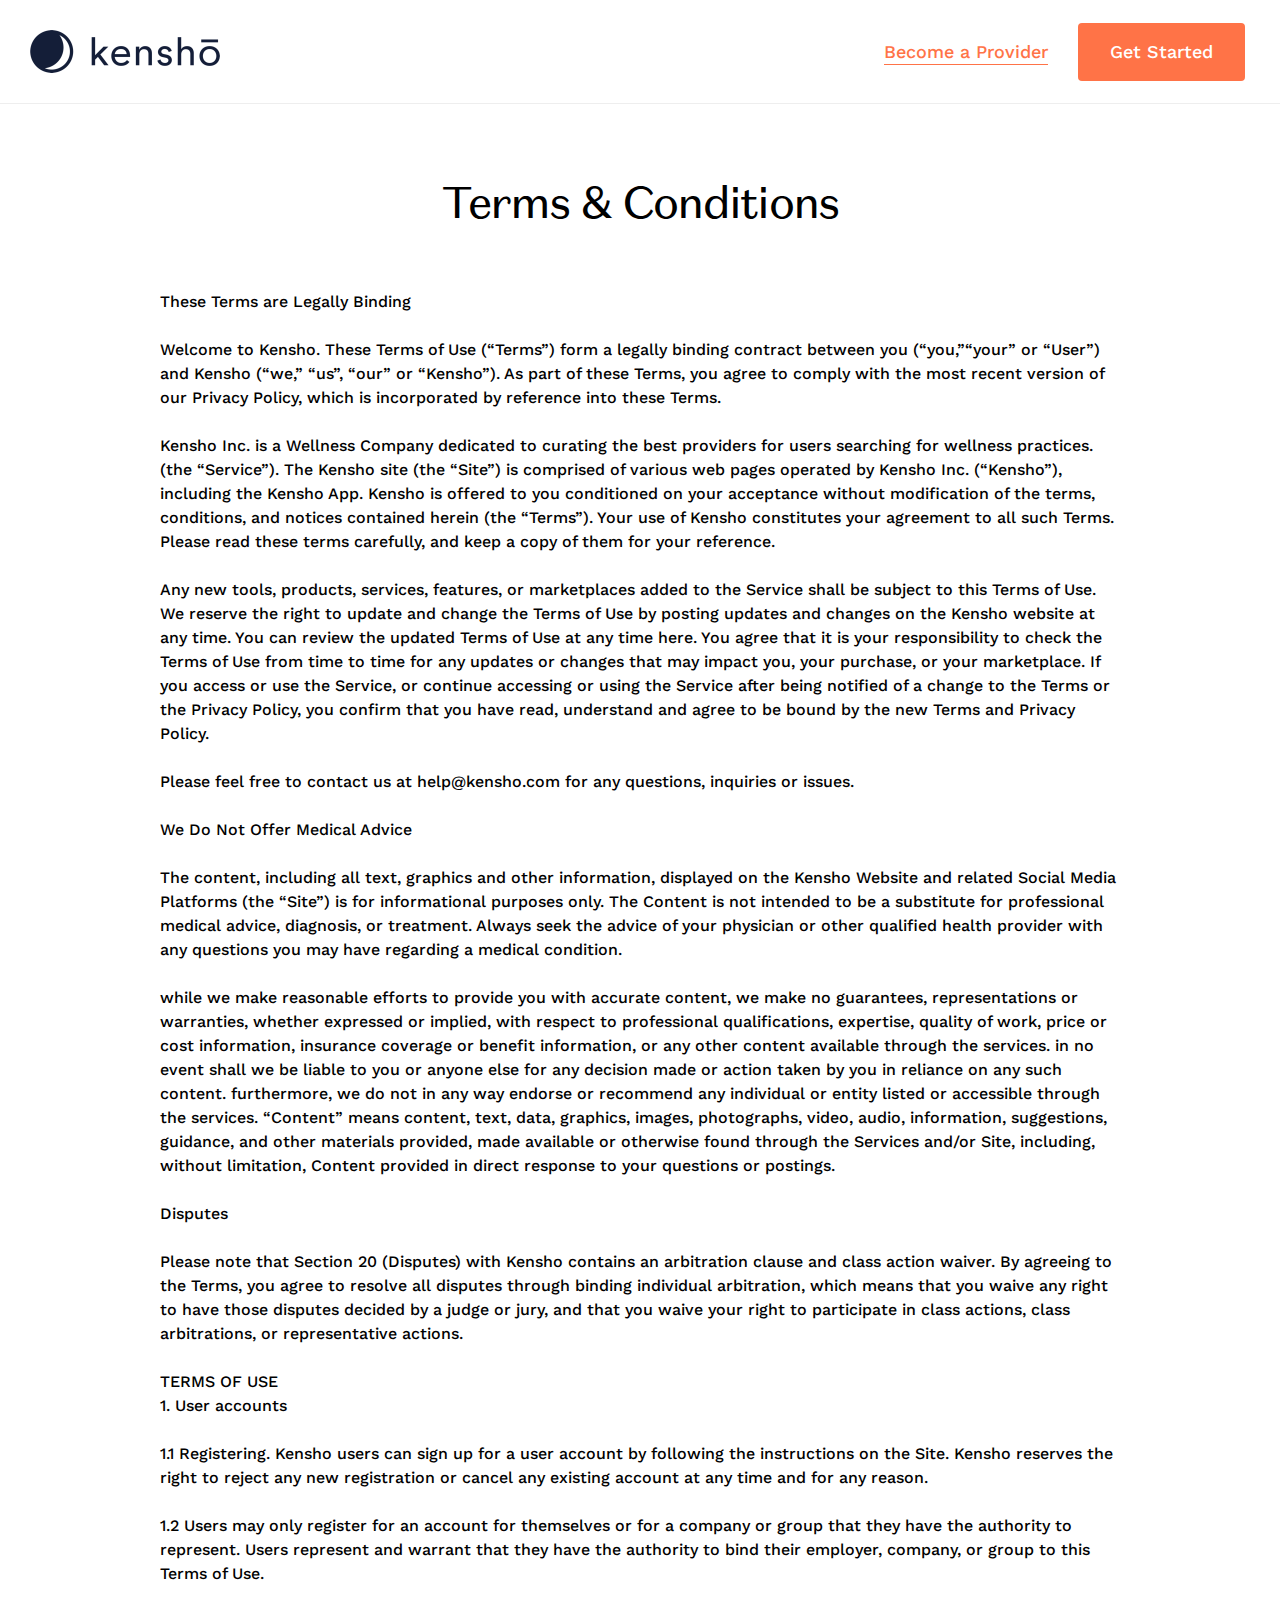
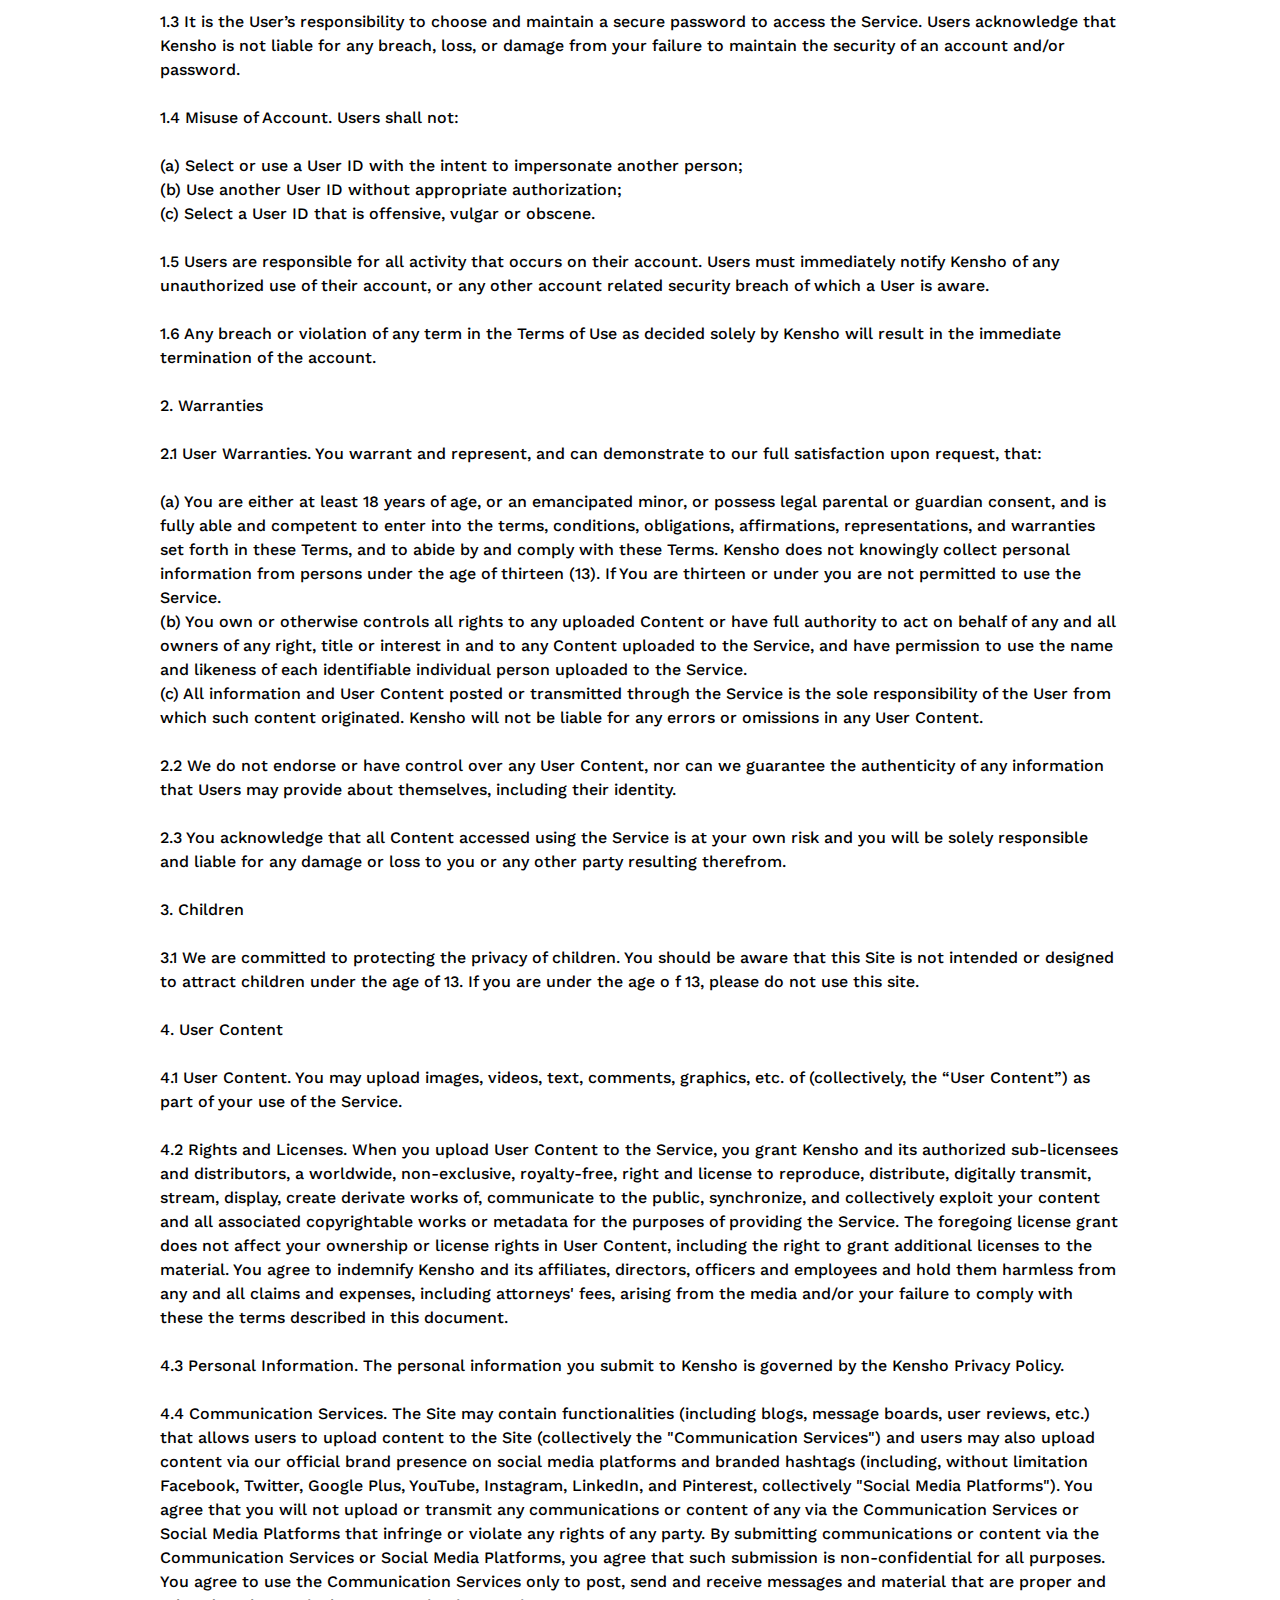
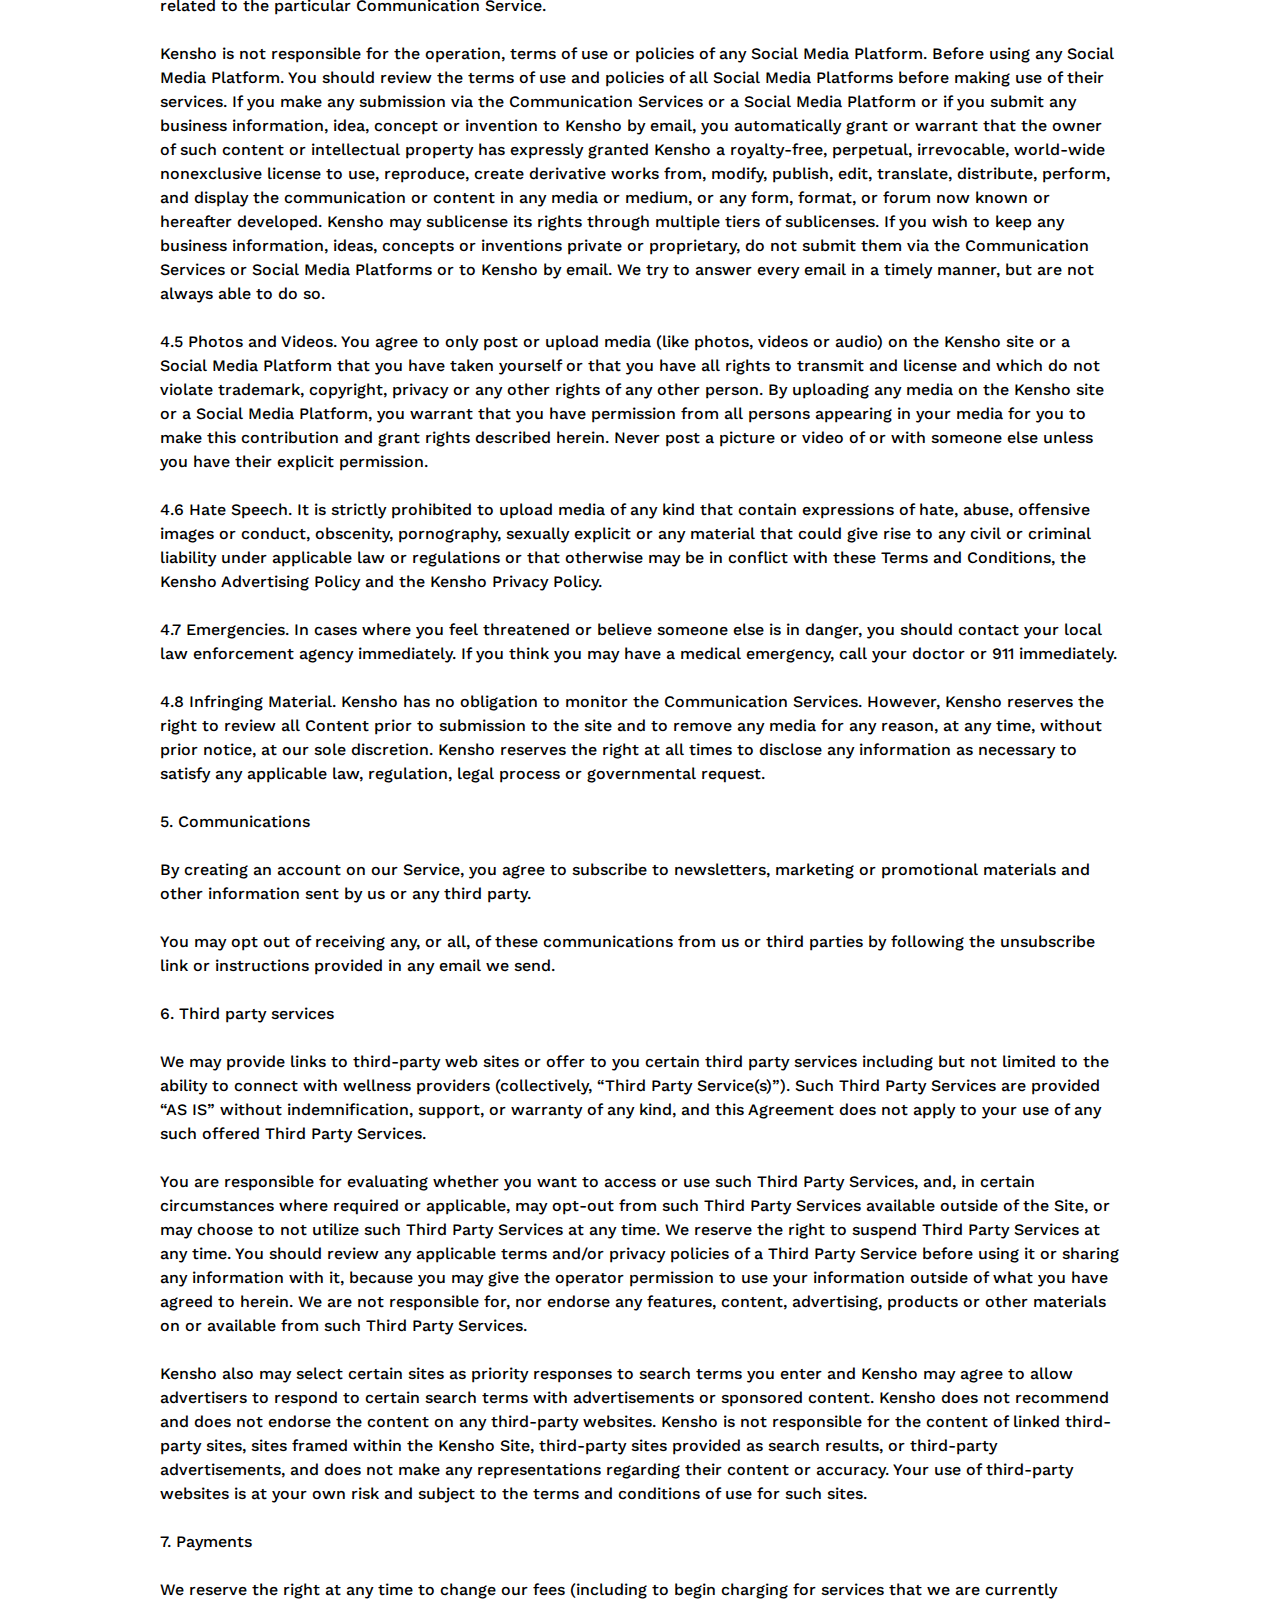
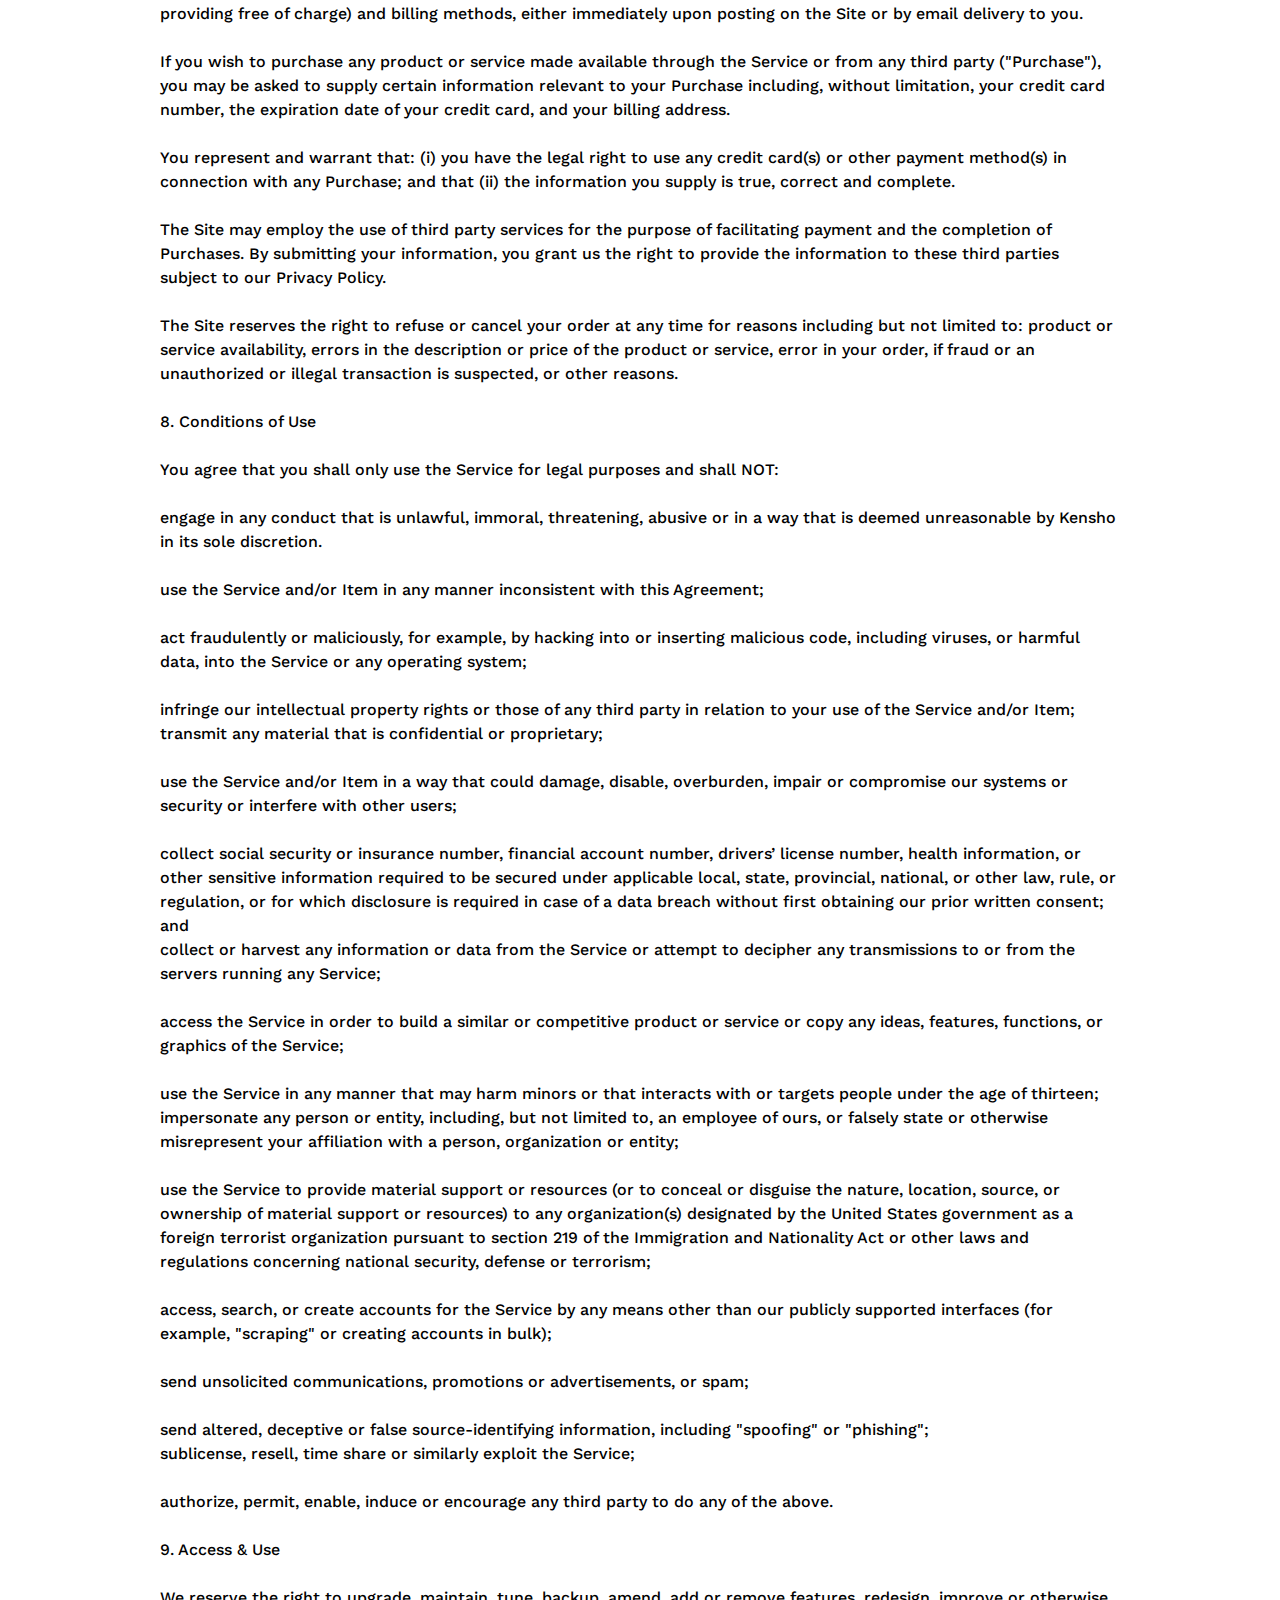
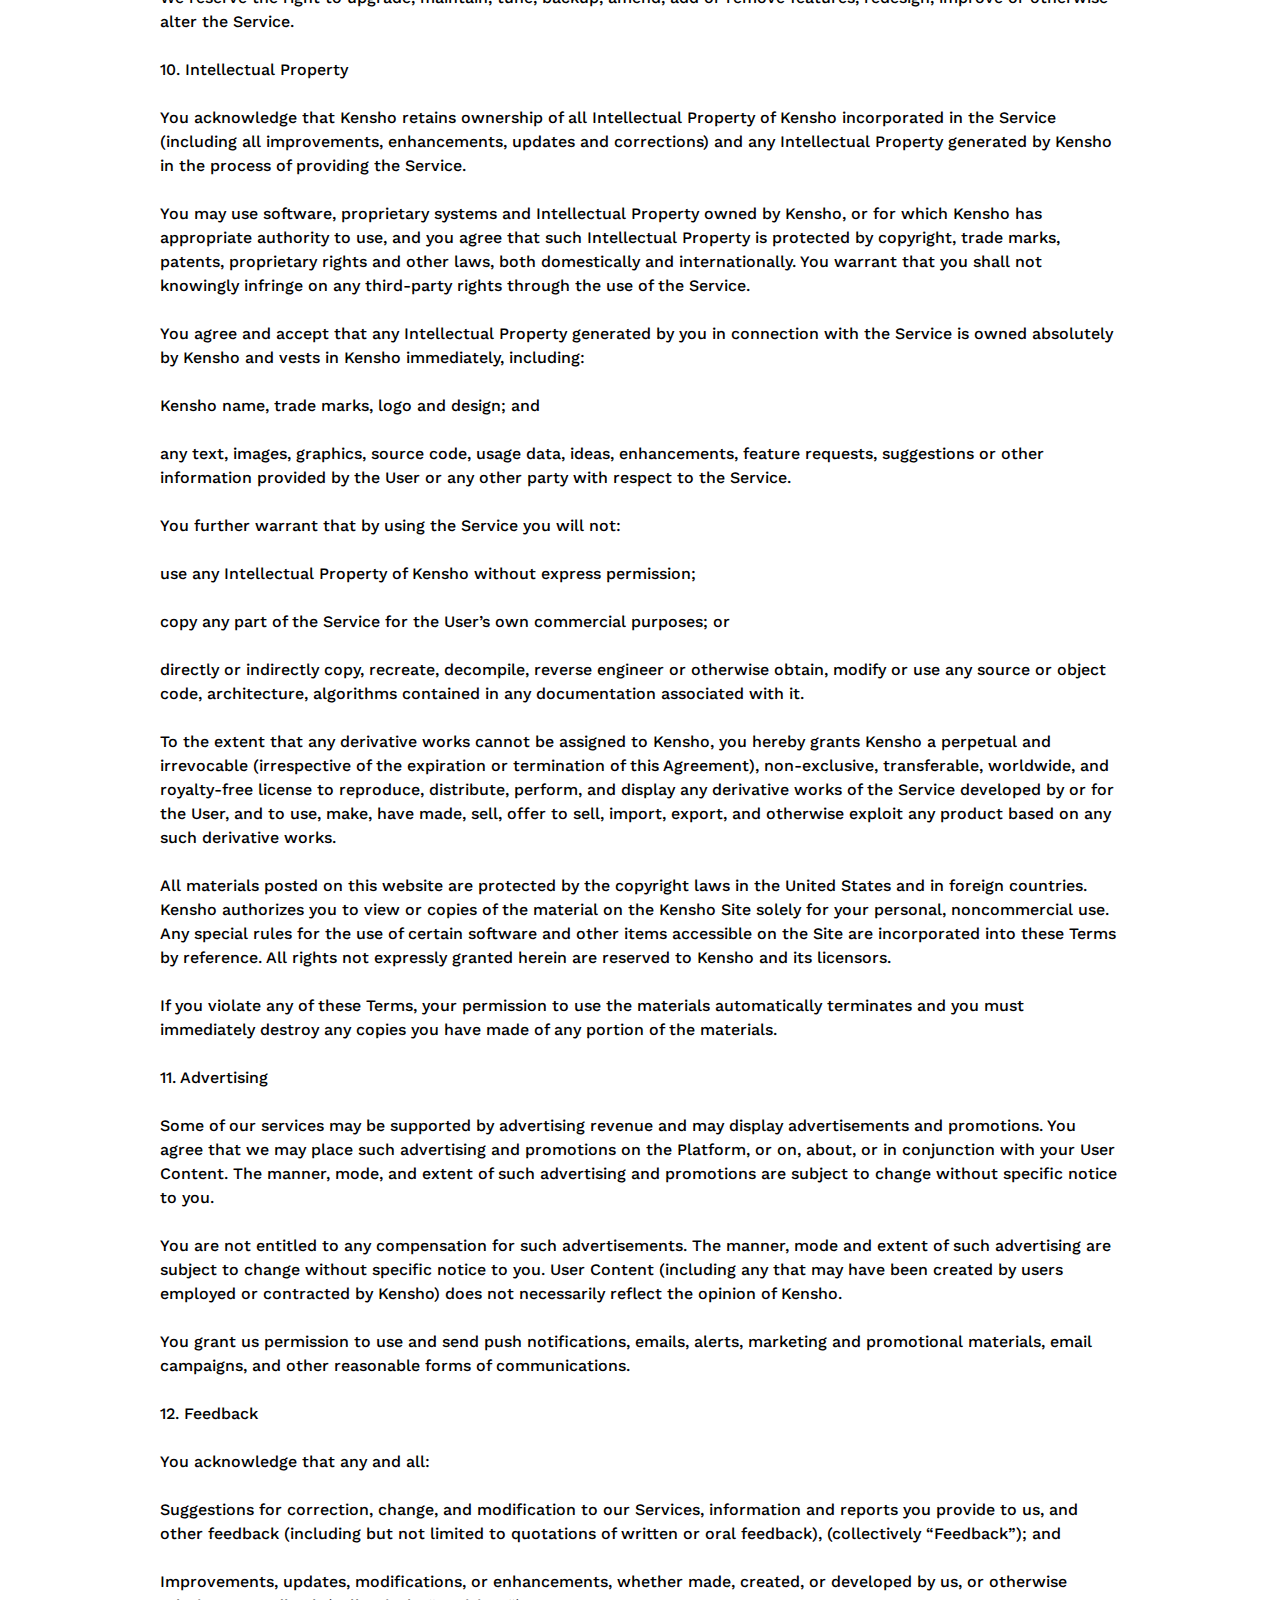
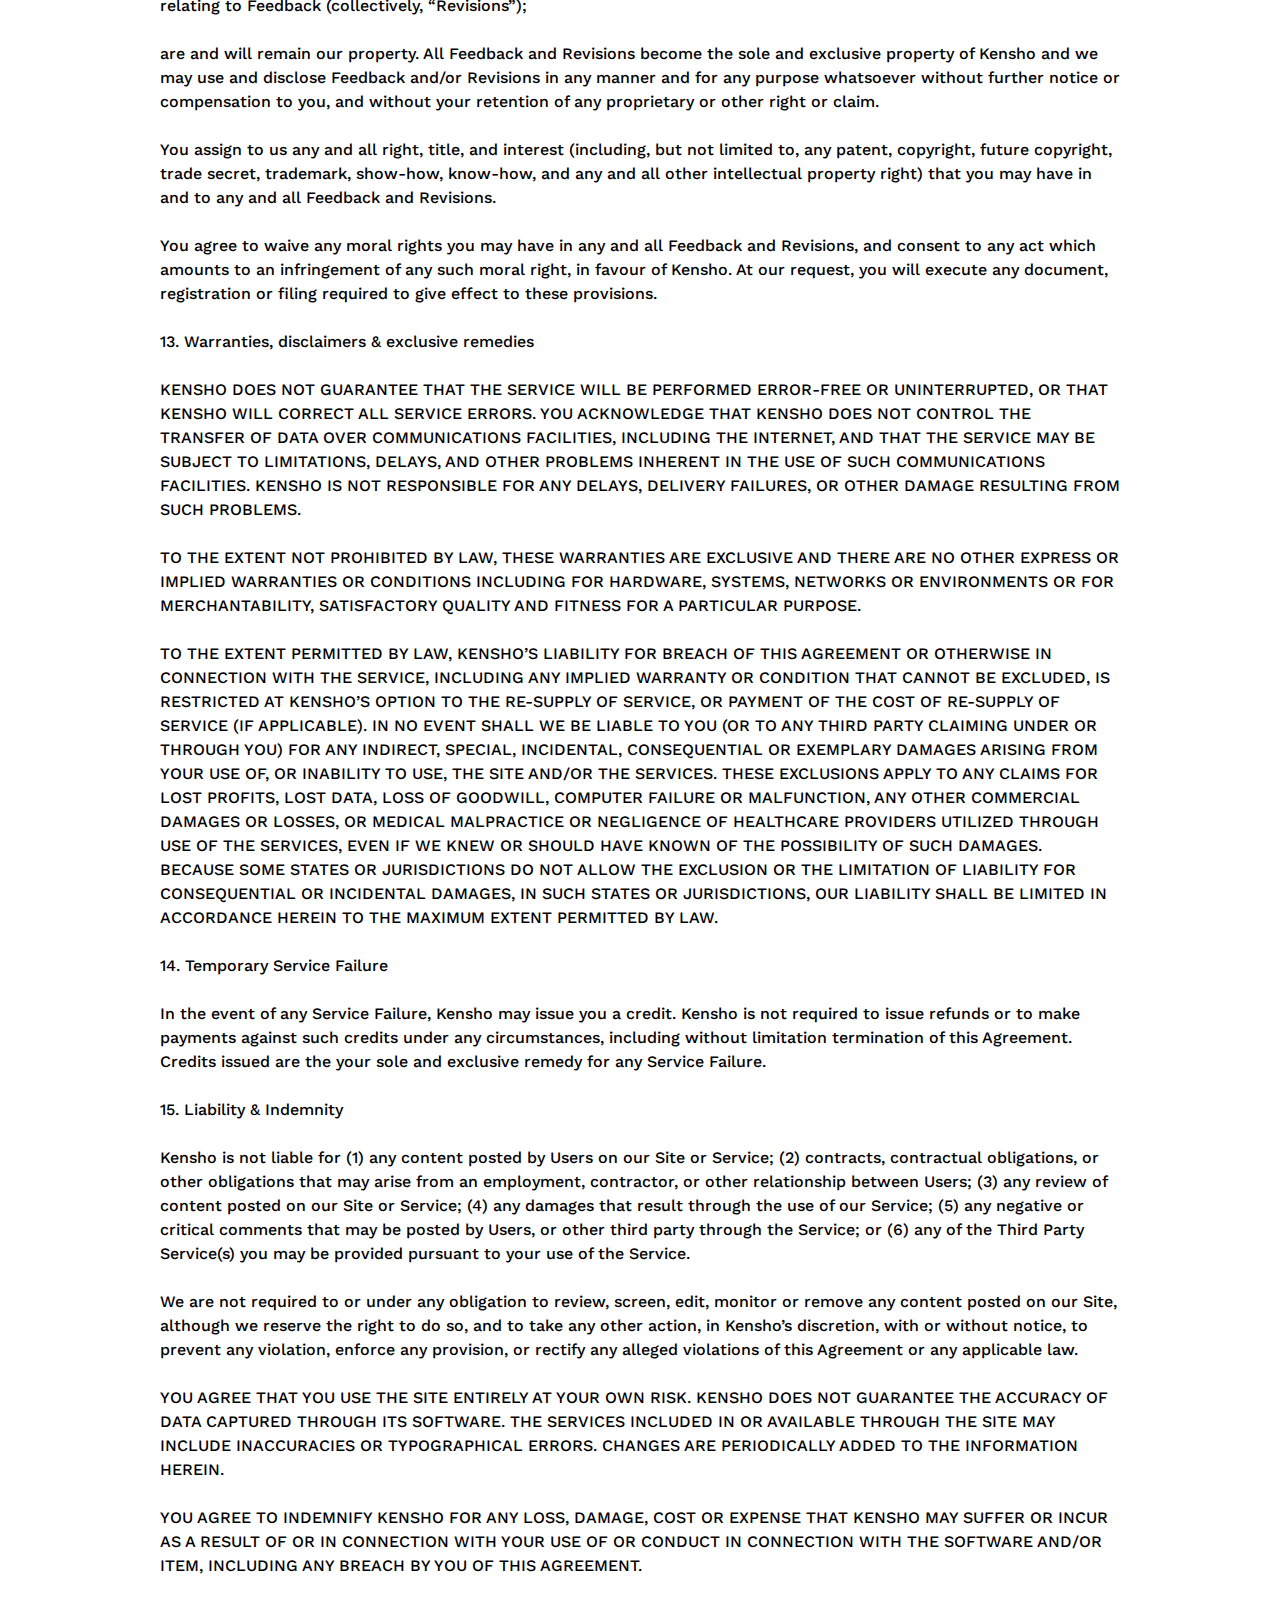
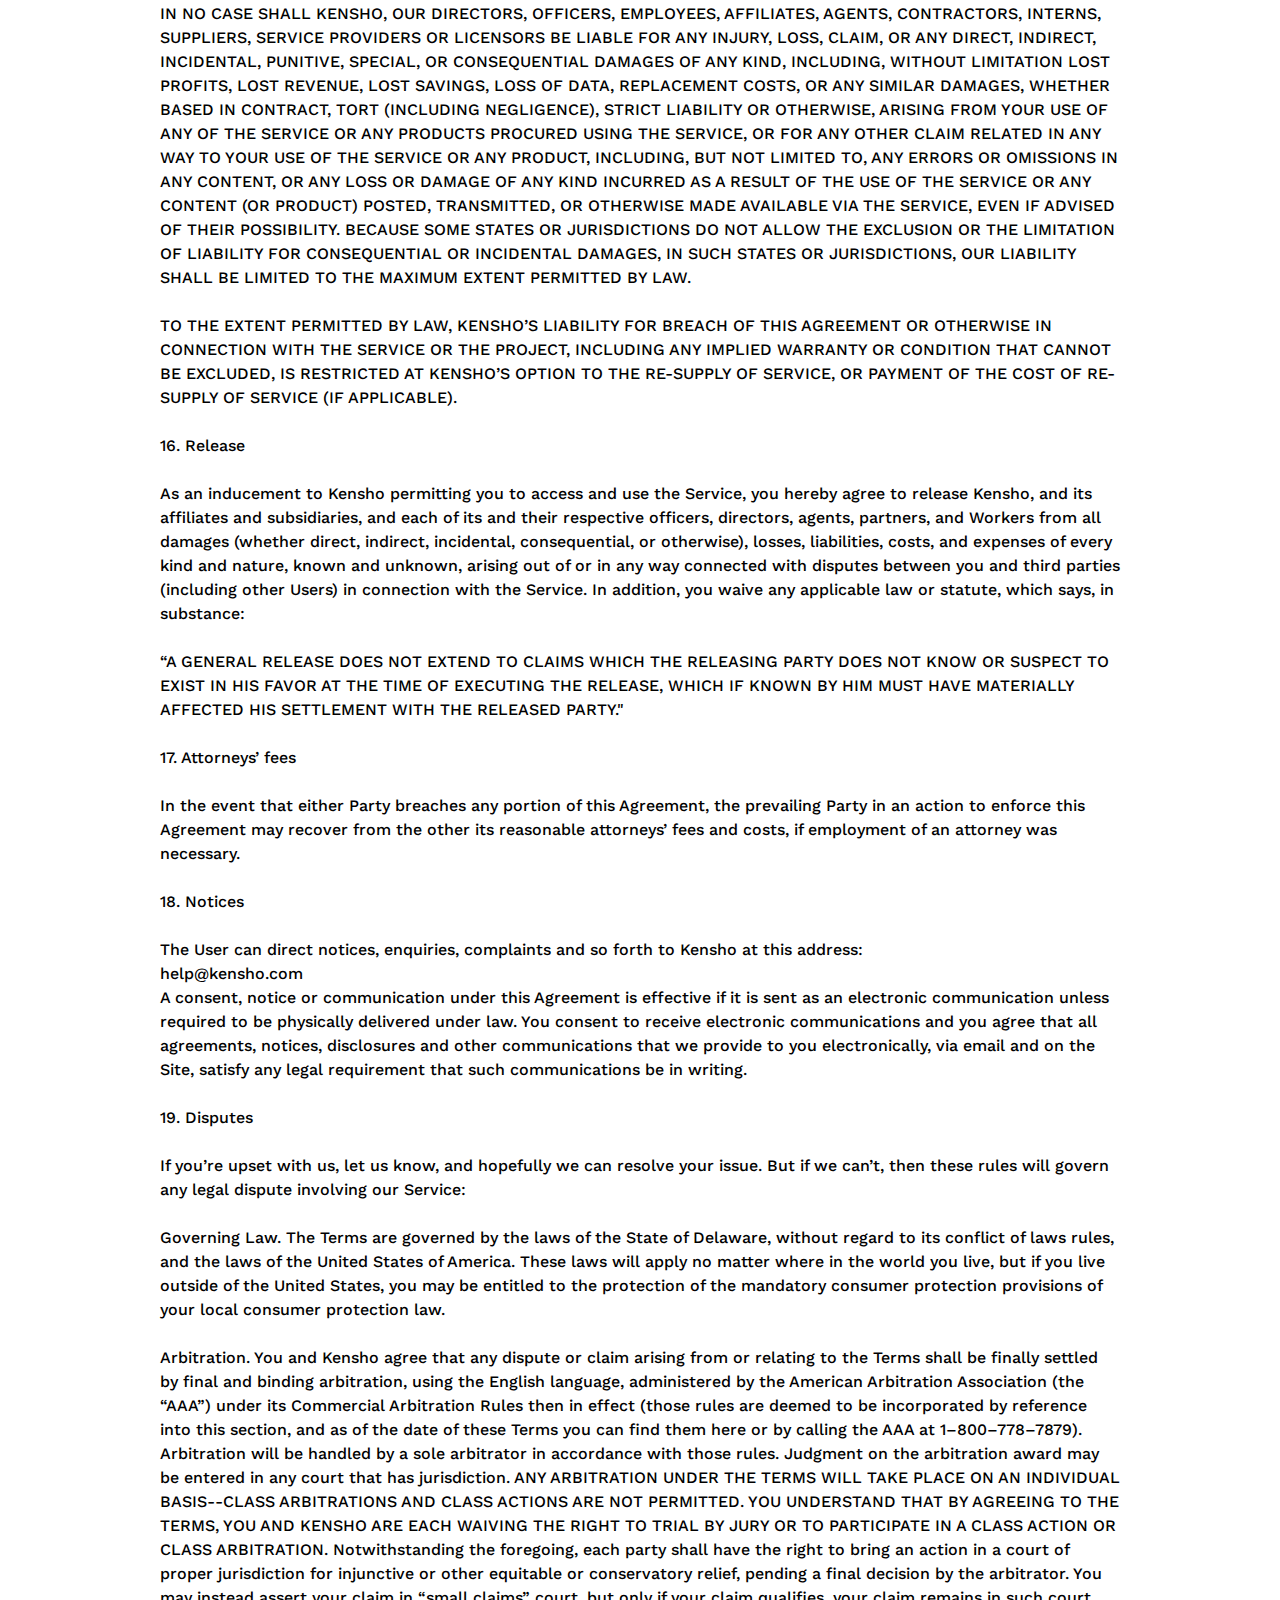
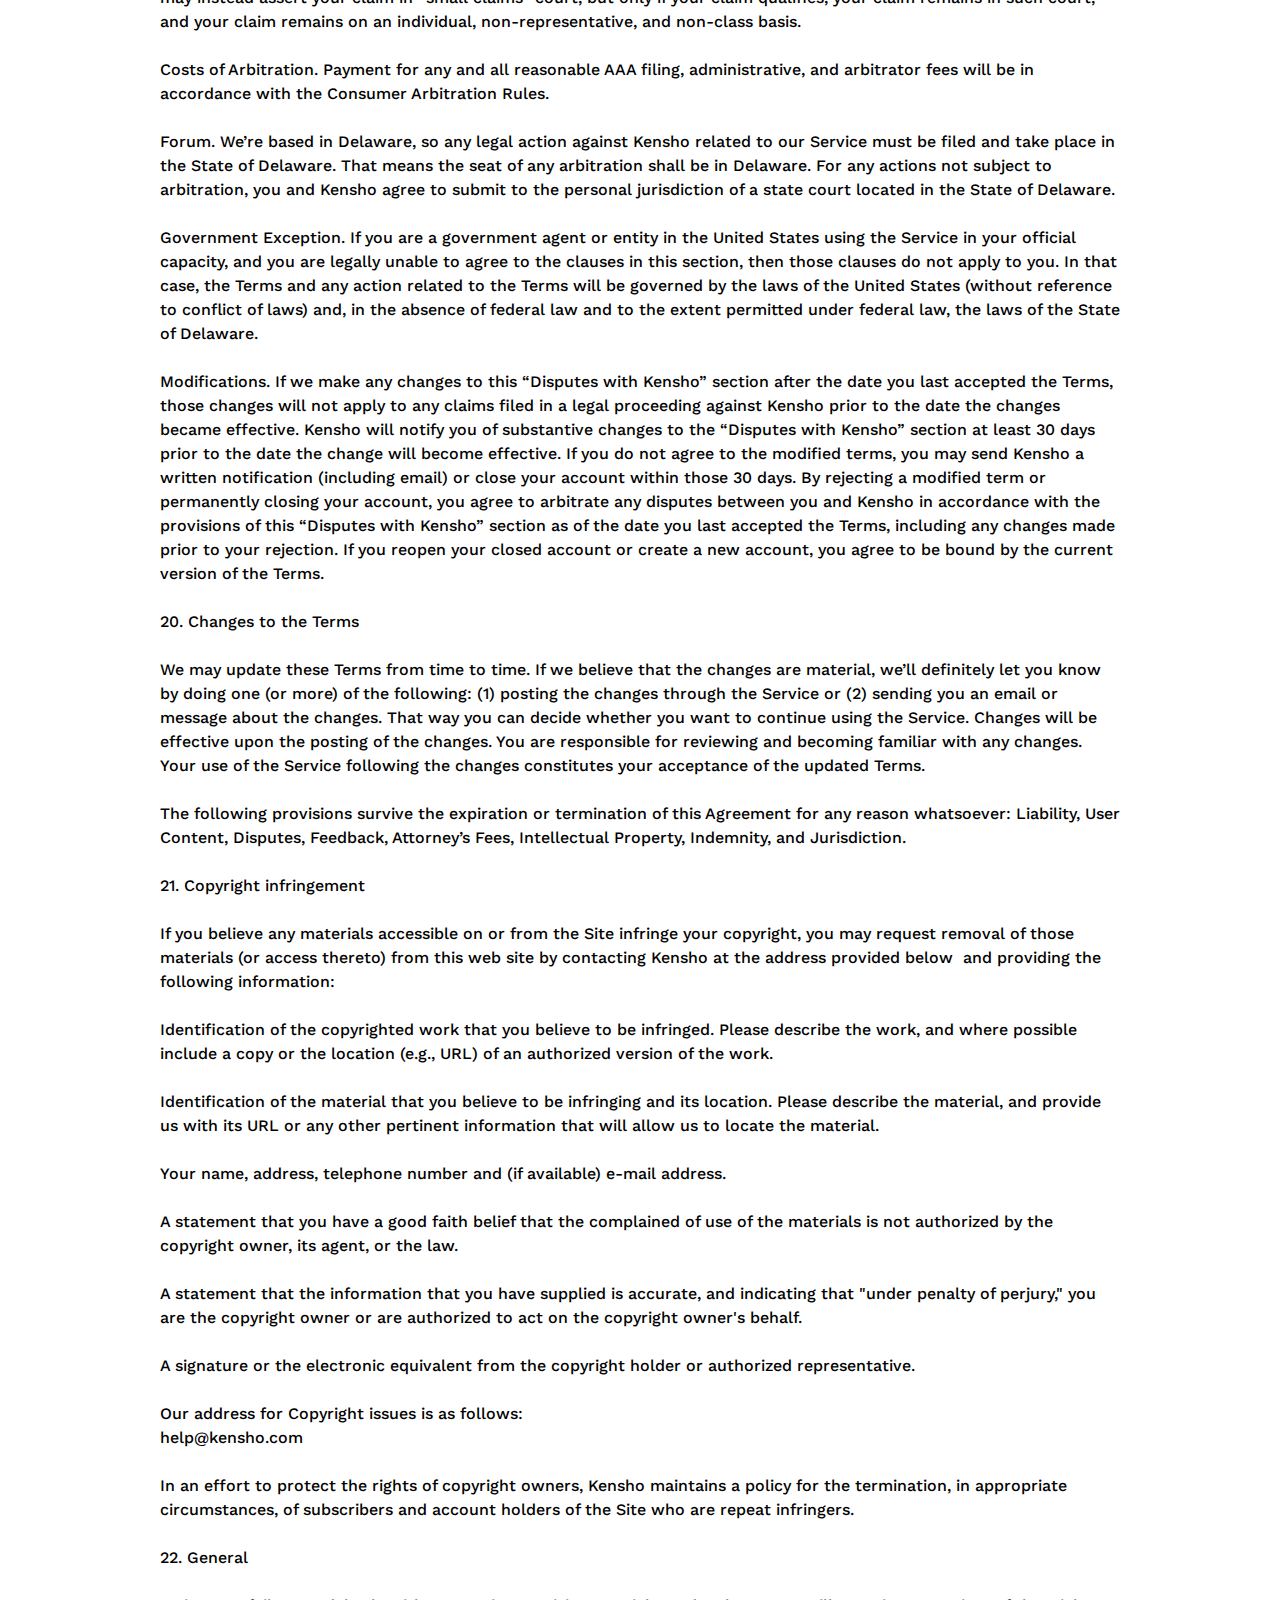
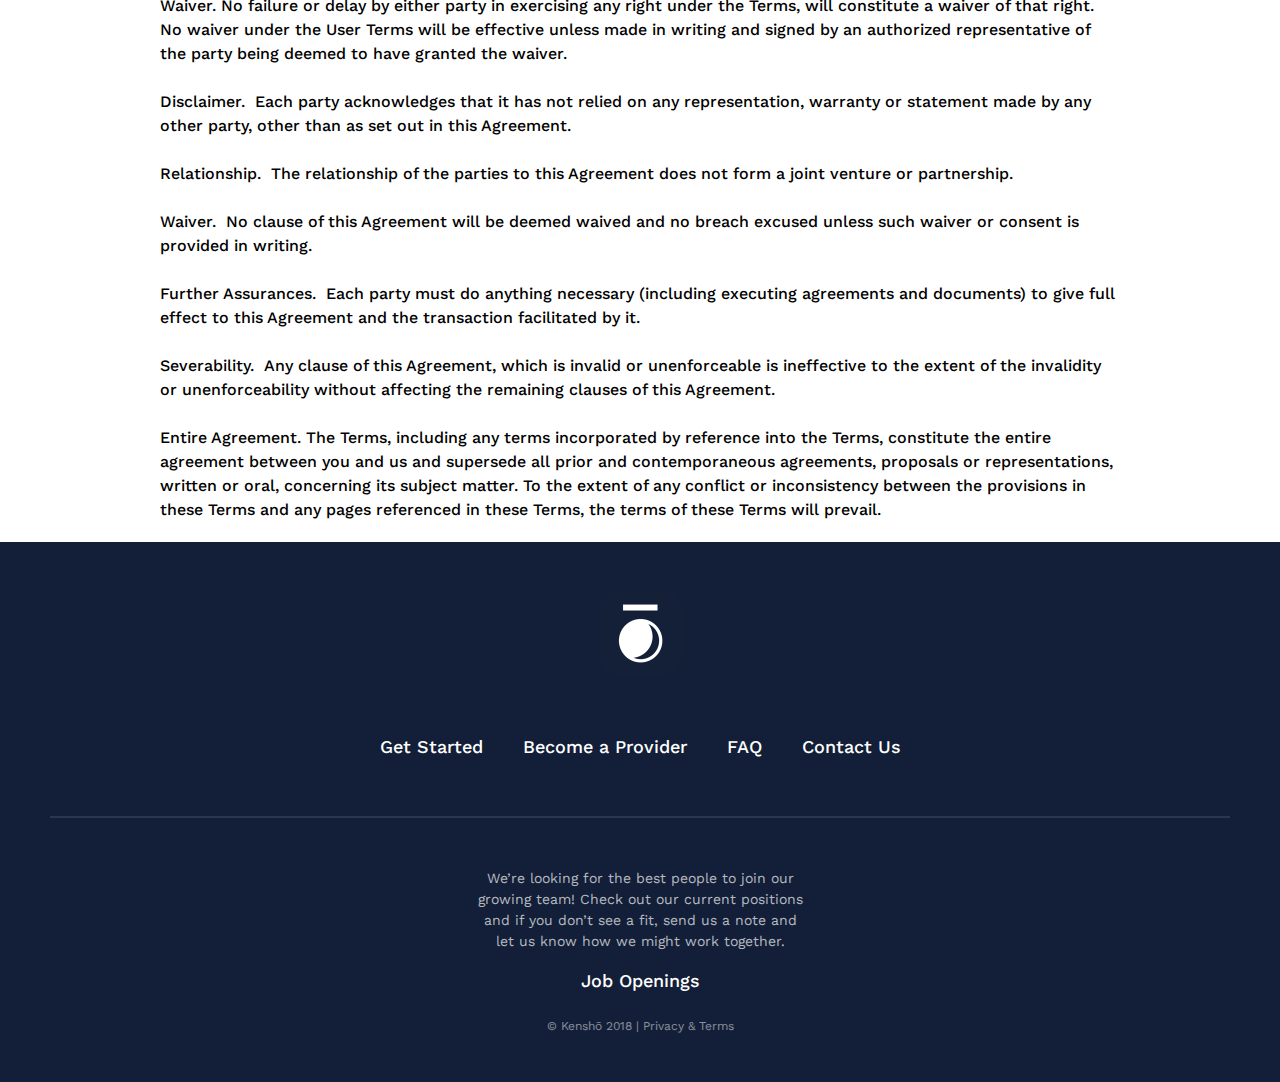
<file: tc.html>
<!DOCTYPE html>
<html lang="en">

<head>
  <meta charset="UTF-8">
  <meta name="viewport" content="width=device-width, initial-scale=1.0">
  <meta http-equiv="X-UA-Compatible" content="ie=edge">
  <title>Kensho Terms & Conditions</title>
  <link rel='stylesheet' type='text/css' href='./newcss/reset.css'>
  <link rel='stylesheet' type='text/css' href='./newcss/styles.css'>
</head>

<body>
  <header>
    <nav>
      <img src="./img/kenshotc-logokenshodark2x@2x.png" alt="Kensho Logo">
      <ul>
        <li>
          <a class="become-provider" href="#">Become a Provider</a>
        </li>
        <li>
          <a class="cta" href="#">Get Started</a>
        </li>
      </ul>
    </nav>
  </header>

  <article class="tc">
    <h1>Terms & Conditions</h1>
    These Terms are Legally Binding
    <br/>
    <br/> Welcome to Kensho. These Terms of Use (“Terms”) form a legally binding contract between you (“you,”“your” or “User”)
    and Kensho (“we,” “us”, “our” or “Kensho”). As part of these Terms, you agree to comply with the most recent version
    of our Privacy Policy, which is incorporated by reference into these Terms.
    <br/>
    <br/> Kensho Inc. is a Wellness Company dedicated to curating the best providers for users searching for wellness practices.
    (the “Service”). The Kensho site (the “Site”) is comprised of various web pages operated by Kensho Inc. (“Kensho”), including
    the Kensho App. Kensho is offered to you conditioned on your acceptance without modification of the terms, conditions,
    and notices contained herein (the “Terms”). Your use of Kensho constitutes your agreement to all such Terms. Please read
    these terms carefully, and keep a copy of them for your reference.
    <br/>
    <br/> Any new tools, products, services, features, or marketplaces added to the Service shall be subject to this Terms of
    Use. We reserve the right to update and change the Terms of Use by posting updates and changes on the Kensho website
    at any time. You can review the updated Terms of Use at any time here. You agree that it is your responsibility to check
    the Terms of Use from time to time for any updates or changes that may impact you, your purchase, or your marketplace.
    If you access or use the Service, or continue accessing or using the Service after being notified of a change to the
    Terms or the Privacy Policy, you confirm that you have read, understand and agree to be bound by the new Terms and Privacy
    Policy.
    <br/>
    <br/> Please feel free to contact us at help@kensho.com for any questions, inquiries or issues.
    <br/>
    <br/> We Do Not Offer Medical Advice
    <br/>
    <br/> The content, including all text, graphics and other information, displayed on the Kensho Website and related Social
    Media Platforms (the “Site”) is for informational purposes only. The Content is not intended to be a substitute for professional
    medical advice, diagnosis, or treatment. Always seek the advice of your physician or other qualified health provider
    with any questions you may have regarding a medical condition.
    <br/>
    <br/> while we make reasonable efforts to provide you with accurate content, we make no guarantees, representations or warranties,
    whether expressed or implied, with respect to professional qualifications, expertise, quality of work, price or cost
    information, insurance coverage or benefit information, or any other content available through the services. in no event
    shall we be liable to you or anyone else for any decision made or action taken by you in reliance on any such content.
    furthermore, we do not in any way endorse or recommend any individual or entity listed or accessible through the services.
    “Content” means content, text, data, graphics, images, photographs, video, audio, information, suggestions, guidance,
    and other materials provided, made available or otherwise found through the Services and/or Site, including, without
    limitation, Content provided in direct response to your questions or postings.
    <br/>
    <br/> Disputes
    <br/>
    <br/> Please note that Section 20 (Disputes) with Kensho contains an arbitration clause and class action waiver. By agreeing
    to the Terms, you agree to resolve all disputes through binding individual arbitration, which means that you waive any
    right to have those disputes decided by a judge or jury, and that you waive your right to participate in class actions,
    class arbitrations, or representative actions.
    <br/>
    <br/> TERMS OF USE
    <br/> 1. User accounts
    <br/>
    <br/> 1.1 Registering. Kensho users can sign up for a user account by following the instructions on the Site. Kensho reserves
    the right to reject any new registration or cancel any existing account at any time and for any reason.
    <br/>
    <br/> 1.2 Users may only register for an account for themselves or for a company or group that they have the authority to
    represent. Users represent and warrant that they have the authority to bind their employer, company, or group to this
    Terms of Use.
    <br/>
    <br/> 1.3 It is the User’s responsibility to choose and maintain a secure password to access the Service. Users acknowledge
    that Kensho is not liable for any breach, loss, or damage from your failure to maintain the security of an account and/or
    password.
    <br/>
    <br/> 1.4 Misuse of Account. Users shall not:
    <br/>
    <br/> (a) Select or use a User ID with the intent to impersonate another person;
    <br/> (b) Use another User ID without appropriate authorization;
    <br/> (c) Select a User ID that is offensive, vulgar or obscene.
    <br/>
    <br/> 1.5 Users are responsible for all activity that occurs on their account. Users must immediately notify Kensho of any
    unauthorized use of their account, or any other account related security breach of which a User is aware.
    <br/>
    <br/> 1.6 Any breach or violation of any term in the Terms of Use as decided solely by Kensho will result in the immediate
    termination of the account.
    <br/>
    <br/> 2. Warranties
    <br/>
    <br/> 2.1 User Warranties. You warrant and represent, and can demonstrate to our full satisfaction upon request, that:
    <br/>
    <br/> (a) You are either at least 18 years of age, or an emancipated minor, or possess legal parental or guardian consent,
    and is fully able and competent to enter into the terms, conditions, obligations, affirmations, representations, and
    warranties set forth in these Terms, and to abide by and comply with these Terms. Kensho does not knowingly collect personal
    information from persons under the age of thirteen (13). If You are thirteen or under you are not permitted to use the
    Service.
    <br/> (b) You own or otherwise controls all rights to any uploaded Content or have full authority to act on behalf of any
    and all owners of any right, title or interest in and to any Content uploaded to the Service, and have permission to
    use the name and likeness of each identifiable individual person uploaded to the Service.
    <br/> (c) All information and User Content posted or transmitted through the Service is the sole responsibility of the User
    from which such content originated. Kensho will not be liable for any errors or omissions in any User Content.
    <br/>
    <br/> 2.2 We do not endorse or have control over any User Content, nor can we guarantee the authenticity of any information
    that Users may provide about themselves, including their identity.
    <br/>
    <br/> 2.3 You acknowledge that all Content accessed using the Service is at your own risk and you will be solely responsible
    and liable for any damage or loss to you or any other party resulting therefrom.
    <br/>
    <br/> 3. Children
    <br/>
    <br/> 3.1 We are committed to protecting the privacy of children. You should be aware that this Site is not intended or designed
    to attract children under the age of 13. If you are under the age o f 13, please do not use this site.
    <br/>
    <br/> 4. User Content
    <br/>
    <br/> 4.1 User Content. You may upload images, videos, text, comments, graphics, etc. of (collectively, the “User Content”)
    as part of your use of the Service.
    <br/>
    <br/> 4.2 Rights and Licenses. When you upload User Content to the Service, you grant Kensho and its authorized sub-licensees
    and distributors, a worldwide, non-exclusive, royalty-free, right and license to reproduce, distribute, digitally transmit,
    stream, display, create derivate works of, communicate to the public, synchronize, and collectively exploit your content
    and all associated copyrightable works or metadata for the purposes of providing the Service. The foregoing license grant
    does not affect your ownership or license rights in User Content, including the right to grant additional licenses to
    the material. You agree to indemnify Kensho and its affiliates, directors, officers and employees and hold them harmless
    from any and all claims and expenses, including attorneys' fees, arising from the media and/or your failure to comply
    with these the terms described in this document.
    <br/>
    <br/> 4.3 Personal Information. The personal information you submit to Kensho is governed by the Kensho Privacy Policy.
    <br/>
    <br/> 4.4 Communication Services. The Site may contain functionalities (including blogs, message boards, user reviews, etc.)
    that allows users to upload content to the Site (collectively the "Communication Services") and users may also upload
    content via our official brand presence on social media platforms and branded hashtags (including, without limitation
    Facebook, Twitter, Google Plus, YouTube, Instagram, LinkedIn, and Pinterest, collectively "Social Media Platforms").
    You agree that you will not upload or transmit any communications or content of any via the Communication Services or
    Social Media Platforms that infringe or violate any rights of any party. By submitting communications or content via
    the Communication Services or Social Media Platforms, you agree that such submission is non-confidential for all purposes.
    You agree to use the Communication Services only to post, send and receive messages and material that are proper and
    related to the particular Communication Service.
    <br/>
    <br/> Kensho is not responsible for the operation, terms of use or policies of any Social Media Platform. Before using any
    Social Media Platform. You should review the terms of use and policies of all Social Media Platforms before making use
    of their services. If you make any submission via the Communication Services or a Social Media Platform or if you submit
    any business information, idea, concept or invention to Kensho by email, you automatically grant or warrant that the
    owner of such content or intellectual property has expressly granted Kensho a royalty-free, perpetual, irrevocable, world-wide
    nonexclusive license to use, reproduce, create derivative works from, modify, publish, edit, translate, distribute, perform,
    and display the communication or content in any media or medium, or any form, format, or forum now known or hereafter
    developed. Kensho may sublicense its rights through multiple tiers of sublicenses. If you wish to keep any business information,
    ideas, concepts or inventions private or proprietary, do not submit them via the Communication Services or Social Media
    Platforms or to Kensho by email. We try to answer every email in a timely manner, but are not always able to do so.
    <br/>
    <br/> 4.5 Photos and Videos. You agree to only post or upload media (like photos, videos or audio) on the Kensho site or a
    Social Media Platform that you have taken yourself or that you have all rights to transmit and license and which do not
    violate trademark, copyright, privacy or any other rights of any other person. By uploading any media on the Kensho site
    or a Social Media Platform, you warrant that you have permission from all persons appearing in your media for you to
    make this contribution and grant rights described herein. Never post a picture or video of or with someone else unless
    you have their explicit permission.
    <br/>
    <br/> 4.6 Hate Speech. It is strictly prohibited to upload media of any kind that contain expressions of hate, abuse, offensive
    images or conduct, obscenity, pornography, sexually explicit or any material that could give rise to any civil or criminal
    liability under applicable law or regulations or that otherwise may be in conflict with these Terms and Conditions, the
    Kensho Advertising Policy and the Kensho Privacy Policy.
    <br/>
    <br/> 4.7 Emergencies. In cases where you feel threatened or believe someone else is in danger, you should contact your local
    law enforcement agency immediately. If you think you may have a medical emergency, call your doctor or 911 immediately.
    <br/>
    <br/> 4.8 Infringing Material. Kensho has no obligation to monitor the Communication Services. However, Kensho reserves the
    right to review all Content prior to submission to the site and to remove any media for any reason, at any time, without
    prior notice, at our sole discretion. Kensho reserves the right at all times to disclose any information as necessary
    to satisfy any applicable law, regulation, legal process or governmental request.
    <br/>
    <br/> 5. Communications
    <br/>
    <br/> By creating an account on our Service, you agree to subscribe to newsletters, marketing or promotional materials and
    other information sent by us or any third party.
    <br/>
    <br/> You may opt out of receiving any, or all, of these communications from us or third parties by following the unsubscribe
    link or instructions provided in any email we send.
    <br/>
    <br/> 6. Third party services
    <br/>
    <br/> We may provide links to third-party web sites or offer to you certain third party services including but not limited
    to the ability to connect with wellness providers (collectively, “Third Party Service(s)”). Such Third Party Services
    are provided “AS IS” without indemnification, support, or warranty of any kind, and this Agreement does not apply to
    your use of any such offered Third Party Services.
    <br/>
    <br/> You are responsible for evaluating whether you want to access or use such Third Party Services, and, in certain circumstances
    where required or applicable, may opt-out from such Third Party Services available outside of the Site, or may choose
    to not utilize such Third Party Services at any time. We reserve the right to suspend Third Party Services at any time.
    You should review any applicable terms and/or privacy policies of a Third Party Service before using it or sharing any
    information with it, because you may give the operator permission to use your information outside of what you have agreed
    to herein. We are not responsible for, nor endorse any features, content, advertising, products or other materials on
    or available from such Third Party Services.
    <br/>
    <br/> Kensho also may select certain sites as priority responses to search terms you enter and Kensho may agree to allow advertisers
    to respond to certain search terms with advertisements or sponsored content. Kensho does not recommend and does not endorse
    the content on any third-party websites. Kensho is not responsible for the content of linked third-party sites, sites
    framed within the Kensho Site, third-party sites provided as search results, or third-party advertisements, and does
    not make any representations regarding their content or accuracy. Your use of third-party websites is at your own risk
    and subject to the terms and conditions of use for such sites.
    <br/>
    <br/> 7. Payments
    <br/>
    <br/> We reserve the right at any time to change our fees (including to begin charging for services that we are currently
    providing free of charge) and billing methods, either immediately upon posting on the Site or by email delivery to you.
    <br/>
    <br/> If you wish to purchase any product or service made available through the Service or from any third party ("Purchase"),
    you may be asked to supply certain information relevant to your Purchase including, without limitation, your credit card
    number, the expiration date of your credit card, and your billing address.
    <br/>
    <br/> You represent and warrant that: (i) you have the legal right to use any credit card(s) or other payment method(s) in
    connection with any Purchase; and that (ii) the information you supply is true, correct and complete.
    <br/>
    <br/> The Site may employ the use of third party services for the purpose of facilitating payment and the completion of Purchases.
    By submitting your information, you grant us the right to provide the information to these third parties subject to our
    Privacy Policy.
    <br/>
    <br/> The Site reserves the right to refuse or cancel your order at any time for reasons including but not limited to: product
    or service availability, errors in the description or price of the product or service, error in your order, if fraud
    or an unauthorized or illegal transaction is suspected, or other reasons.
    <br/>
    <br/> 8. Conditions of Use
    <br/>
    <br/> You agree that you shall only use the Service for legal purposes and shall NOT:
    <br/>
    <br/> engage in any conduct that is unlawful, immoral, threatening, abusive or in a way that is deemed unreasonable by Kensho
    in its sole discretion.
    <br/>
    <br/> use the Service and/or Item in any manner inconsistent with this Agreement;
    <br/>
    <br/> act fraudulently or maliciously, for example, by hacking into or inserting malicious code, including viruses, or harmful
    data, into the Service or any operating system;
    <br/>
    <br/> infringe our intellectual property rights or those of any third party in relation to your use of the Service and/or
    Item;
    <br/> transmit any material that is confidential or proprietary;
    <br/>
    <br/> use the Service and/or Item in a way that could damage, disable, overburden, impair or compromise our systems or security
    or interfere with other users;
    <br/>
    <br/> collect social security or insurance number, financial account number, drivers’ license number, health information,
    or other sensitive information required to be secured under applicable local, state, provincial, national, or other law,
    rule, or regulation, or for which disclosure is required in case of a data breach without first obtaining our prior written
    consent; and
    <br/> collect or harvest any information or data from the Service or attempt to decipher any transmissions to or from the
    servers running any Service;
    <br/>
    <br/> access the Service in order to build a similar or competitive product or service or copy any ideas, features, functions,
    or graphics of the Service;
    <br/>
    <br/> use the Service in any manner that may harm minors or that interacts with or targets people under the age of thirteen;
    <br/> impersonate any person or entity, including, but not limited to, an employee of ours, or falsely state or otherwise
    misrepresent your affiliation with a person, organization or entity;
    <br/>
    <br/> use the Service to provide material support or resources (or to conceal or disguise the nature, location, source, or
    ownership of material support or resources) to any organization(s) designated by the United States government as a foreign
    terrorist organization pursuant to section 219 of the Immigration and Nationality Act or other laws and regulations concerning
    national security, defense or terrorism;
    <br/>
    <br/> access, search, or create accounts for the Service by any means other than our publicly supported interfaces (for example,
    "scraping" or creating accounts in bulk);
    <br/>
    <br/> send unsolicited communications, promotions or advertisements, or spam;
    <br/>
    <br/> send altered, deceptive or false source-identifying information, including "spoofing" or "phishing";
    <br/> sublicense, resell, time share or similarly exploit the Service;
    <br/>
    <br/> authorize, permit, enable, induce or encourage any third party to do any of the above.
    <br/>
    <br/> 9. Access &amp; Use
    <br/>
    <br/> We reserve the right to upgrade, maintain, tune, backup, amend, add or remove features, redesign, improve or otherwise
    alter the Service.
    <br/>
    <br/> 10. Intellectual Property
    <br/>
    <br/> You acknowledge that Kensho retains ownership of all Intellectual Property of Kensho incorporated in the Service (including
    all improvements, enhancements, updates and corrections) and any Intellectual Property generated by Kensho in the process
    of providing the Service.
    <br/>
    <br/> You may use software, proprietary systems and Intellectual Property owned by Kensho, or for which Kensho has appropriate
    authority to use, and you agree that such Intellectual Property is protected by copyright, trade marks, patents, proprietary
    rights and other laws, both domestically and internationally. You warrant that you shall not knowingly infringe on any
    third-party rights through the use of the Service.
    <br/>
    <br/> You agree and accept that any Intellectual Property generated by you in connection with the Service is owned absolutely
    by Kensho and vests in Kensho immediately, including:
    <br/>
    <br/> Kensho name, trade marks, logo and design; and
    <br/>
    <br/> any text, images, graphics, source code, usage data, ideas, enhancements, feature requests, suggestions or other information
    provided by the User or any other party with respect to the Service.
    <br/>
    <br/> You further warrant that by using the Service you will not:
    <br/>
    <br/> use any Intellectual Property of Kensho without express permission;
    <br/>
    <br/> copy any part of the Service for the User’s own commercial purposes; or
    <br/>
    <br/> directly or indirectly copy, recreate, decompile, reverse engineer or otherwise obtain, modify or use any source or
    object code, architecture, algorithms contained in any documentation associated with it.
    <br/>
    <br/> To the extent that any derivative works cannot be assigned to Kensho, you hereby grants Kensho a perpetual and irrevocable
    (irrespective of the expiration or termination of this Agreement), non-exclusive, transferable, worldwide, and royalty-free
    license to reproduce, distribute, perform, and display any derivative works of the Service developed by or for the User,
    and to use, make, have made, sell, offer to sell, import, export, and otherwise exploit any product based on any such
    derivative works.
    <br/>
    <br/> All materials posted on this website are protected by the copyright laws in the United States and in foreign countries.
    Kensho authorizes you to view or copies of the material on the Kensho Site solely for your personal, noncommercial use.
    Any special rules for the use of certain software and other items accessible on the Site are incorporated into these
    Terms by reference. All rights not expressly granted herein are reserved to Kensho and its licensors.
    <br/>
    <br/> If you violate any of these Terms, your permission to use the materials automatically terminates and you must immediately
    destroy any copies you have made of any portion of the materials.
    <br/>
    <br/> 11. Advertising
    <br/>
    <br/> Some of our services may be supported by advertising revenue and may display advertisements and promotions. You agree
    that we may place such advertising and promotions on the Platform, or on, about, or in conjunction with your User Content.
    The manner, mode, and extent of such advertising and promotions are subject to change without specific notice to you.
    <br/>
    <br/> You are not entitled to any compensation for such advertisements. The manner, mode and extent of such advertising are
    subject to change without specific notice to you. User Content (including any that may have been created by users employed
    or contracted by Kensho) does not necessarily reflect the opinion of Kensho.
    <br/>
    <br/> You grant us permission to use and send push notifications, emails, alerts, marketing and promotional materials, email
    campaigns, and other reasonable forms of communications.
    <br/>
    <br/> 12. Feedback
    <br/>
    <br/> You acknowledge that any and all:
    <br/>
    <br/> Suggestions for correction, change, and modification to our Services, information and reports you provide to us, and
    other feedback (including but not limited to quotations of written or oral feedback), (collectively “Feedback”); and
    <br/>
    <br/> Improvements, updates, modifications, or enhancements, whether made, created, or developed by us, or otherwise relating
    to Feedback (collectively, “Revisions”);
    <br/>
    <br/> are and will remain our property. All Feedback and Revisions become the sole and exclusive property of Kensho and we
    may use and disclose Feedback and/or Revisions in any manner and for any purpose whatsoever without further notice or
    compensation to you, and without your retention of any proprietary or other right or claim.
    <br/>
    <br/> You assign to us any and all right, title, and interest (including, but not limited to, any patent, copyright, future
    copyright, trade secret, trademark, show-how, know-how, and any and all other intellectual property right) that you may
    have in and to any and all Feedback and Revisions.
    <br/>
    <br/> You agree to waive any moral rights you may have in any and all Feedback and Revisions, and consent to any act which
    amounts to an infringement of any such moral right, in favour of Kensho. At our request, you will execute any document,
    registration or filing required to give effect to these provisions.
    <br/>
    <br/> 13. Warranties, disclaimers &amp; exclusive remedies
    <br/>
    <br/> KENSHO DOES NOT GUARANTEE THAT THE SERVICE WILL BE PERFORMED ERROR-FREE OR UNINTERRUPTED, OR THAT KENSHO WILL CORRECT
    ALL SERVICE ERRORS. YOU ACKNOWLEDGE THAT KENSHO DOES NOT CONTROL THE TRANSFER OF DATA OVER COMMUNICATIONS FACILITIES,
    INCLUDING THE INTERNET, AND THAT THE SERVICE MAY BE SUBJECT TO LIMITATIONS, DELAYS, AND OTHER PROBLEMS INHERENT IN THE
    USE OF SUCH COMMUNICATIONS FACILITIES. KENSHO IS NOT RESPONSIBLE FOR ANY DELAYS, DELIVERY FAILURES, OR OTHER DAMAGE RESULTING
    FROM SUCH PROBLEMS.
    <br/>
    <br/> TO THE EXTENT NOT PROHIBITED BY LAW, THESE WARRANTIES ARE EXCLUSIVE AND THERE ARE NO OTHER EXPRESS OR IMPLIED WARRANTIES
    OR CONDITIONS INCLUDING FOR HARDWARE, SYSTEMS, NETWORKS OR ENVIRONMENTS OR FOR MERCHANTABILITY, SATISFACTORY QUALITY
    AND FITNESS FOR A PARTICULAR PURPOSE.
    <br/>
    <br/> TO THE EXTENT PERMITTED BY LAW, KENSHO’S LIABILITY FOR BREACH OF THIS AGREEMENT OR OTHERWISE IN CONNECTION WITH THE
    SERVICE, INCLUDING ANY IMPLIED WARRANTY OR CONDITION THAT CANNOT BE EXCLUDED, IS RESTRICTED AT KENSHO’S OPTION TO THE
    RE-SUPPLY OF SERVICE, OR PAYMENT OF THE COST OF RE-SUPPLY OF SERVICE (IF APPLICABLE). IN NO EVENT SHALL WE BE LIABLE
    TO YOU (OR TO ANY THIRD PARTY CLAIMING UNDER OR THROUGH YOU) FOR ANY INDIRECT, SPECIAL, INCIDENTAL, CONSEQUENTIAL OR
    EXEMPLARY DAMAGES ARISING FROM YOUR USE OF, OR INABILITY TO USE, THE SITE AND/OR THE SERVICES. THESE EXCLUSIONS APPLY
    TO ANY CLAIMS FOR LOST PROFITS, LOST DATA, LOSS OF GOODWILL, COMPUTER FAILURE OR MALFUNCTION, ANY OTHER COMMERCIAL DAMAGES
    OR LOSSES, OR MEDICAL MALPRACTICE OR NEGLIGENCE OF HEALTHCARE PROVIDERS UTILIZED THROUGH USE OF THE SERVICES, EVEN IF
    WE KNEW OR SHOULD HAVE KNOWN OF THE POSSIBILITY OF SUCH DAMAGES. BECAUSE SOME STATES OR JURISDICTIONS DO NOT ALLOW THE
    EXCLUSION OR THE LIMITATION OF LIABILITY FOR CONSEQUENTIAL OR INCIDENTAL DAMAGES, IN SUCH STATES OR JURISDICTIONS, OUR
    LIABILITY SHALL BE LIMITED IN ACCORDANCE HEREIN TO THE MAXIMUM EXTENT PERMITTED BY LAW.
    <br/>
    <br/> 14. Temporary Service Failure
    <br/>
    <br/> In the event of any Service Failure, Kensho may issue you a credit. Kensho is not required to issue refunds or to make
    payments against such credits under any circumstances, including without limitation termination of this Agreement. Credits
    issued are the your sole and exclusive remedy for any Service Failure.
    <br/>
    <br/> 15. Liability &amp; Indemnity
    <br/>
    <br/> Kensho is not liable for (1) any content posted by Users on our Site or Service; (2) contracts, contractual obligations,
    or other obligations that may arise from an employment, contractor, or other relationship between Users; (3) any review
    of content posted on our Site or Service; (4) any damages that result through the use of our Service; (5) any negative
    or critical comments that may be posted by Users, or other third party through the Service; or (6) any of the Third Party
    Service(s) you may be provided pursuant to your use of the Service.
    <br/>
    <br/> We are not required to or under any obligation to review, screen, edit, monitor or remove any content posted on our
    Site, although we reserve the right to do so, and to take any other action, in Kensho’s discretion, with or without notice,
    to prevent any violation, enforce any provision, or rectify any alleged violations of this Agreement or any applicable
    law.
    <br/>
    <br/> YOU AGREE THAT YOU USE THE SITE ENTIRELY AT YOUR OWN RISK. KENSHO DOES NOT GUARANTEE THE ACCURACY OF DATA CAPTURED THROUGH
    ITS SOFTWARE. THE SERVICES INCLUDED IN OR AVAILABLE THROUGH THE SITE MAY INCLUDE INACCURACIES OR TYPOGRAPHICAL ERRORS.
    CHANGES ARE PERIODICALLY ADDED TO THE INFORMATION HEREIN.
    <br/>
    <br/> YOU AGREE TO INDEMNIFY KENSHO FOR ANY LOSS, DAMAGE, COST OR EXPENSE THAT KENSHO MAY SUFFER OR INCUR AS A RESULT OF OR
    IN CONNECTION WITH YOUR USE OF OR CONDUCT IN CONNECTION WITH THE SOFTWARE AND/OR ITEM, INCLUDING ANY BREACH BY YOU OF
    THIS AGREEMENT.
    <br/>
    <br/> IN NO CASE SHALL KENSHO, OUR DIRECTORS, OFFICERS, EMPLOYEES, AFFILIATES, AGENTS, CONTRACTORS, INTERNS, SUPPLIERS, SERVICE
    PROVIDERS OR LICENSORS BE LIABLE FOR ANY INJURY, LOSS, CLAIM, OR ANY DIRECT, INDIRECT, INCIDENTAL, PUNITIVE, SPECIAL,
    OR CONSEQUENTIAL DAMAGES OF ANY KIND, INCLUDING, WITHOUT LIMITATION LOST PROFITS, LOST REVENUE, LOST SAVINGS, LOSS OF
    DATA, REPLACEMENT COSTS, OR ANY SIMILAR DAMAGES, WHETHER BASED IN CONTRACT, TORT (INCLUDING NEGLIGENCE), STRICT LIABILITY
    OR OTHERWISE, ARISING FROM YOUR USE OF ANY OF THE SERVICE OR ANY PRODUCTS PROCURED USING THE SERVICE, OR FOR ANY OTHER
    CLAIM RELATED IN ANY WAY TO YOUR USE OF THE SERVICE OR ANY PRODUCT, INCLUDING, BUT NOT LIMITED TO, ANY ERRORS OR OMISSIONS
    IN ANY CONTENT, OR ANY LOSS OR DAMAGE OF ANY KIND INCURRED AS A RESULT OF THE USE OF THE SERVICE OR ANY CONTENT (OR PRODUCT)
    POSTED, TRANSMITTED, OR OTHERWISE MADE AVAILABLE VIA THE SERVICE, EVEN IF ADVISED OF THEIR POSSIBILITY. BECAUSE SOME
    STATES OR JURISDICTIONS DO NOT ALLOW THE EXCLUSION OR THE LIMITATION OF LIABILITY FOR CONSEQUENTIAL OR INCIDENTAL DAMAGES,
    IN SUCH STATES OR JURISDICTIONS, OUR LIABILITY SHALL BE LIMITED TO THE MAXIMUM EXTENT PERMITTED BY LAW.
    <br/>
    <br/> TO THE EXTENT PERMITTED BY LAW, KENSHO’S LIABILITY FOR BREACH OF THIS AGREEMENT OR OTHERWISE IN CONNECTION WITH THE
    SERVICE OR THE PROJECT, INCLUDING ANY IMPLIED WARRANTY OR CONDITION THAT CANNOT BE EXCLUDED, IS RESTRICTED AT KENSHO’S
    OPTION TO THE RE-SUPPLY OF SERVICE, OR PAYMENT OF THE COST OF RE-SUPPLY OF SERVICE (IF APPLICABLE).
    <br/>
    <br/> 16. Release
    <br/>
    <br/> As an inducement to Kensho permitting you to access and use the Service, you hereby agree to release Kensho, and its
    affiliates and subsidiaries, and each of its and their respective officers, directors, agents, partners, and Workers
    from all damages (whether direct, indirect, incidental, consequential, or otherwise), losses, liabilities, costs, and
    expenses of every kind and nature, known and unknown, arising out of or in any way connected with disputes between you
    and third parties (including other Users) in connection with the Service. In addition, you waive any applicable law or
    statute, which says, in substance:
    <br/>
    <br/> “A GENERAL RELEASE DOES NOT EXTEND TO CLAIMS WHICH THE RELEASING PARTY DOES NOT KNOW OR SUSPECT TO EXIST IN HIS FAVOR
    AT THE TIME OF EXECUTING THE RELEASE, WHICH IF KNOWN BY HIM MUST HAVE MATERIALLY AFFECTED HIS SETTLEMENT WITH THE RELEASED
    PARTY."
    <br/>
    <br/> 17. Attorneys’ fees
    <br/>
    <br/> In the event that either Party breaches any portion of this Agreement, the prevailing Party in an action to enforce
    this Agreement may recover from the other its reasonable attorneys’ fees and costs, if employment of an attorney was
    necessary.
    <br/>
    <br/> 18. Notices
    <br/>
    <br/> The User can direct notices, enquiries, complaints and so forth to Kensho at this address:
    <br/> help@kensho.com
    <br/> A consent, notice or communication under this Agreement is effective if it is sent as an electronic communication unless
    required to be physically delivered under law. You consent to receive electronic communications and you agree that all
    agreements, notices, disclosures and other communications that we provide to you electronically, via email and on the
    Site, satisfy any legal requirement that such communications be in writing.
    <br/>
    <br/> 19. Disputes
    <br/>
    <br/> If you’re upset with us, let us know, and hopefully we can resolve your issue. But if we can’t, then these rules will
    govern any legal dispute involving our Service:
    <br/>
    <br/> Governing Law. The Terms are governed by the laws of the State of Delaware, without regard to its conflict of laws rules,
    and the laws of the United States of America. These laws will apply no matter where in the world you live, but if you
    live outside of the United States, you may be entitled to the protection of the mandatory consumer protection provisions
    of your local consumer protection law.
    <br/>
    <br/> Arbitration. You and Kensho agree that any dispute or claim arising from or relating to the Terms shall be finally settled
    by final and binding arbitration, using the English language, administered by the American Arbitration Association (the
    “AAA”) under its Commercial Arbitration Rules then in effect (those rules are deemed to be incorporated by reference
    into this section, and as of the date of these Terms you can find them here or by calling the AAA at 1–800–778–7879).
    Arbitration will be handled by a sole arbitrator in accordance with those rules. Judgment on the arbitration award may
    be entered in any court that has jurisdiction. ANY ARBITRATION UNDER THE TERMS WILL TAKE PLACE ON AN INDIVIDUAL BASIS--CLASS
    ARBITRATIONS AND CLASS ACTIONS ARE NOT PERMITTED. YOU UNDERSTAND THAT BY AGREEING TO THE TERMS, YOU AND KENSHO ARE EACH
    WAIVING THE RIGHT TO TRIAL BY JURY OR TO PARTICIPATE IN A CLASS ACTION OR CLASS ARBITRATION. Notwithstanding the foregoing,
    each party shall have the right to bring an action in a court of proper jurisdiction for injunctive or other equitable
    or conservatory relief, pending a final decision by the arbitrator. You may instead assert your claim in “small claims”
    court, but only if your claim qualifies, your claim remains in such court, and your claim remains on an individual, non-representative,
    and non-class basis.
    <br/>
    <br/> Costs of Arbitration. Payment for any and all reasonable AAA filing, administrative, and arbitrator fees will be in
    accordance with the Consumer Arbitration Rules.
    <br/>
    <br/> Forum. We’re based in Delaware, so any legal action against Kensho related to our Service must be filed and take place
    in the State of Delaware. That means the seat of any arbitration shall be in Delaware. For any actions not subject to
    arbitration, you and Kensho agree to submit to the personal jurisdiction of a state court located in the State of Delaware.
    <br/>
    <br/> Government Exception. If you are a government agent or entity in the United States using the Service in your official
    capacity, and you are legally unable to agree to the clauses in this section, then those clauses do not apply to you.
    In that case, the Terms and any action related to the Terms will be governed by the laws of the United States (without
    reference to conflict of laws) and, in the absence of federal law and to the extent permitted under federal law, the
    laws of the State of Delaware.
    <br/>
    <br/> Modifications. If we make any changes to this “Disputes with Kensho” section after the date you last accepted the Terms,
    those changes will not apply to any claims filed in a legal proceeding against Kensho prior to the date the changes became
    effective. Kensho will notify you of substantive changes to the “Disputes with Kensho” section at least 30 days prior
    to the date the change will become effective. If you do not agree to the modified terms, you may send Kensho a written
    notification (including email) or close your account within those 30 days. By rejecting a modified term or permanently
    closing your account, you agree to arbitrate any disputes between you and Kensho in accordance with the provisions of
    this “Disputes with Kensho” section as of the date you last accepted the Terms, including any changes made prior to your
    rejection. If you reopen your closed account or create a new account, you agree to be bound by the current version of
    the Terms.
    <br/>
    <br/> 20. Changes to the Terms
    <br/>
    <br/> We may update these Terms from time to time. If we believe that the changes are material, we’ll definitely let you know
    by doing one (or more) of the following: (1) posting the changes through the Service or (2) sending you an email or message
    about the changes. That way you can decide whether you want to continue using the Service. Changes will be effective
    upon the posting of the changes. You are responsible for reviewing and becoming familiar with any changes. Your use of
    the Service following the changes constitutes your acceptance of the updated Terms.
    <br/>
    <br/> The following provisions survive the expiration or termination of this Agreement for any reason whatsoever: Liability,
    User Content, Disputes, Feedback, Attorney’s Fees, Intellectual Property, Indemnity, and Jurisdiction.
    <br/>
    <br/> 21. Copyright infringement
    <br/>
    <br/> If you believe any materials accessible on or from the Site infringe your copyright, you may request removal of those
    materials (or access thereto) from this web site by contacting Kensho at the address provided below  and providing the
    following information:
    <br/>
    <br/> Identification of the copyrighted work that you believe to be infringed. Please describe the work, and where possible
    include a copy or the location (e.g., URL) of an authorized version of the work.
    <br/>
    <br/> Identification of the material that you believe to be infringing and its location. Please describe the material, and
    provide us with its URL or any other pertinent information that will allow us to locate the material.
    <br/>
    <br/> Your name, address, telephone number and (if available) e-mail address.
    <br/>
    <br/> A statement that you have a good faith belief that the complained of use of the materials is not authorized by the copyright
    owner, its agent, or the law.
    <br/>
    <br/> A statement that the information that you have supplied is accurate, and indicating that "under penalty of perjury,"
    you are the copyright owner or are authorized to act on the copyright owner's behalf.
    <br/>
    <br/> A signature or the electronic equivalent from the copyright holder or authorized representative.
    <br/>
    <br/> Our address for Copyright issues is as follows:
    <br/> help@kensho.com
    <br/>
    <br/> In an effort to protect the rights of copyright owners, Kensho maintains a policy for the termination, in appropriate
    circumstances, of subscribers and account holders of the Site who are repeat infringers.
    <br/>
    <br/> 22. General
    <br/>
    <br/> Waiver. No failure or delay by either party in exercising any right under the Terms, will constitute a waiver of that
    right. No waiver under the User Terms will be effective unless made in writing and signed by an authorized representative
    of the party being deemed to have granted the waiver.
    <br/>
    <br/> Disclaimer.  Each party acknowledges that it has not relied on any representation, warranty or statement made by any
    other party, other than as set out in this Agreement.
    <br/>
    <br/> Relationship.  The relationship of the parties to this Agreement does not form a joint venture or partnership.
    <br/>
    <br/> Waiver.  No clause of this Agreement will be deemed waived and no breach excused unless such waiver or consent is provided
    in writing.
    <br/>
    <br/> Further Assurances.  Each party must do anything necessary (including executing agreements and documents) to give full
    effect to this Agreement and the transaction facilitated by it.
    <br/>
    <br/> Severability.  Any clause of this Agreement, which is invalid or unenforceable is ineffective to the extent of the invalidity
    or unenforceability without affecting the remaining clauses of this Agreement.
    <br/>
    <br/> Entire Agreement. The Terms, including any terms incorporated by reference into the Terms, constitute the entire agreement
    between you and us and supersede all prior and contemporaneous agreements, proposals or representations, written or oral,
    concerning its subject matter. To the extent of any conflict or inconsistency between the provisions in these Terms and
    any pages referenced in these Terms, the terms of these Terms will prevail.
    <br/>
  </article>
  <footer>
    <nav>
      <img src="./img/kenshotc-app2x@2x.png" alt="Logo">
      <ul>
        <li>
          <a href="#">Get Started</a>
        </li>
        <li>
          <a href="#">Become a Provider</a>
        </li>
        <li>
          <a href="#">FAQ</a>
        </li>
        <li>
          <a href="#">Contact Us</a>
        </li>
      </ul>
    </nav>
    <div class="jobs">
      <p>We’re looking for the best people to join our growing team! Check out our current positions and if you don’t see a
        fit, send us a note and let us know how we might work together.</p>
      <a href="#">Job Openings</a>
    </div>
    <div class="copyright">
      <p>© Kenshō 2018 |
        <a href="#">Privacy & Terms</a>
      </p>
    </div>
  </footer>
  <script>
      anima_isHidden = function (e) {
        if (!(e instanceof HTMLElement)) return !1;
        if (getComputedStyle(e).display == "none") return !0; else if (e.parentNode && anima_isHidden(e.parentNode)) return !0;
        return !1;
      };
      anima_loadAsyncSrcForTag = function (tag) {
        var elements = document.getElementsByTagName(tag);
        var toLoad = [];
        for (var i = 0; i < elements.length; i++) {
          var e = elements[i];
          var src = e.getAttribute("src");
          var loaded = (src != undefined && src.length > 0 && src != '[data-uri]');
          if (loaded) continue;
          var asyncSrc = e.getAttribute("anima-src");
          if (asyncSrc == undefined || asyncSrc.length == 0) continue;
          if (anima_isHidden(e)) continue;
          toLoad.push(e);
        }
        toLoad.sort(function (a, b) {
          return anima_getTop(a) - anima_getTop(b);
        });
        for (var i = 0; i < toLoad.length; i++) {
          var e = toLoad[i];
          var asyncSrc = e.getAttribute("anima-src");
          e.setAttribute("src", asyncSrc);
        }
      };
      anima_pauseHiddenVideos = function (tag) {
        var elements = document.getElementsByTagName("video");
        for (var i = 0; i < elements.length; i++) {
          var e = elements[i];
          var isPlaying = !!(e.currentTime > 0 && !e.paused && !e.ended && e.readyState > 2);
          var isHidden = anima_isHidden(e);
          if (!isPlaying && !isHidden && e.getAttribute("autoplay") == "autoplay") {
            e.play();
          } else if (isPlaying && isHidden) {
            e.pause();
          }
        }
      };
      anima_loadAsyncSrc = function (tag) {
        anima_loadAsyncSrcForTag("img");
        anima_loadAsyncSrcForTag("iframe");
        anima_loadAsyncSrcForTag("video");
        anima_pauseHiddenVideos();
      };
      var anima_getTop = function (e) {
        var top = 0;
        do {
          top += e.offsetTop || 0;
          e = e.offsetParent;
        } while (e);
        return top;
      };
      anima_loadAsyncSrc();
      anima_old_onResize = window.onresize;
      anima_new_onResize = undefined;
      anima_updateOnResize = function () {
        if (anima_new_onResize == undefined || window.onresize != anima_new_onResize) {
          anima_new_onResize = function (x) {
            if (anima_old_onResize != undefined) anima_old_onResize(x);
            anima_loadAsyncSrc();
          };
          window.onresize = anima_new_onResize;
          setTimeout(function () {
            anima_updateOnResize();
          }, 3000);
        }
      };
      anima_updateOnResize();
      setTimeout(function () {
        anima_loadAsyncSrc();
      }, 200);
    </script>
</body>

</html>
</file>
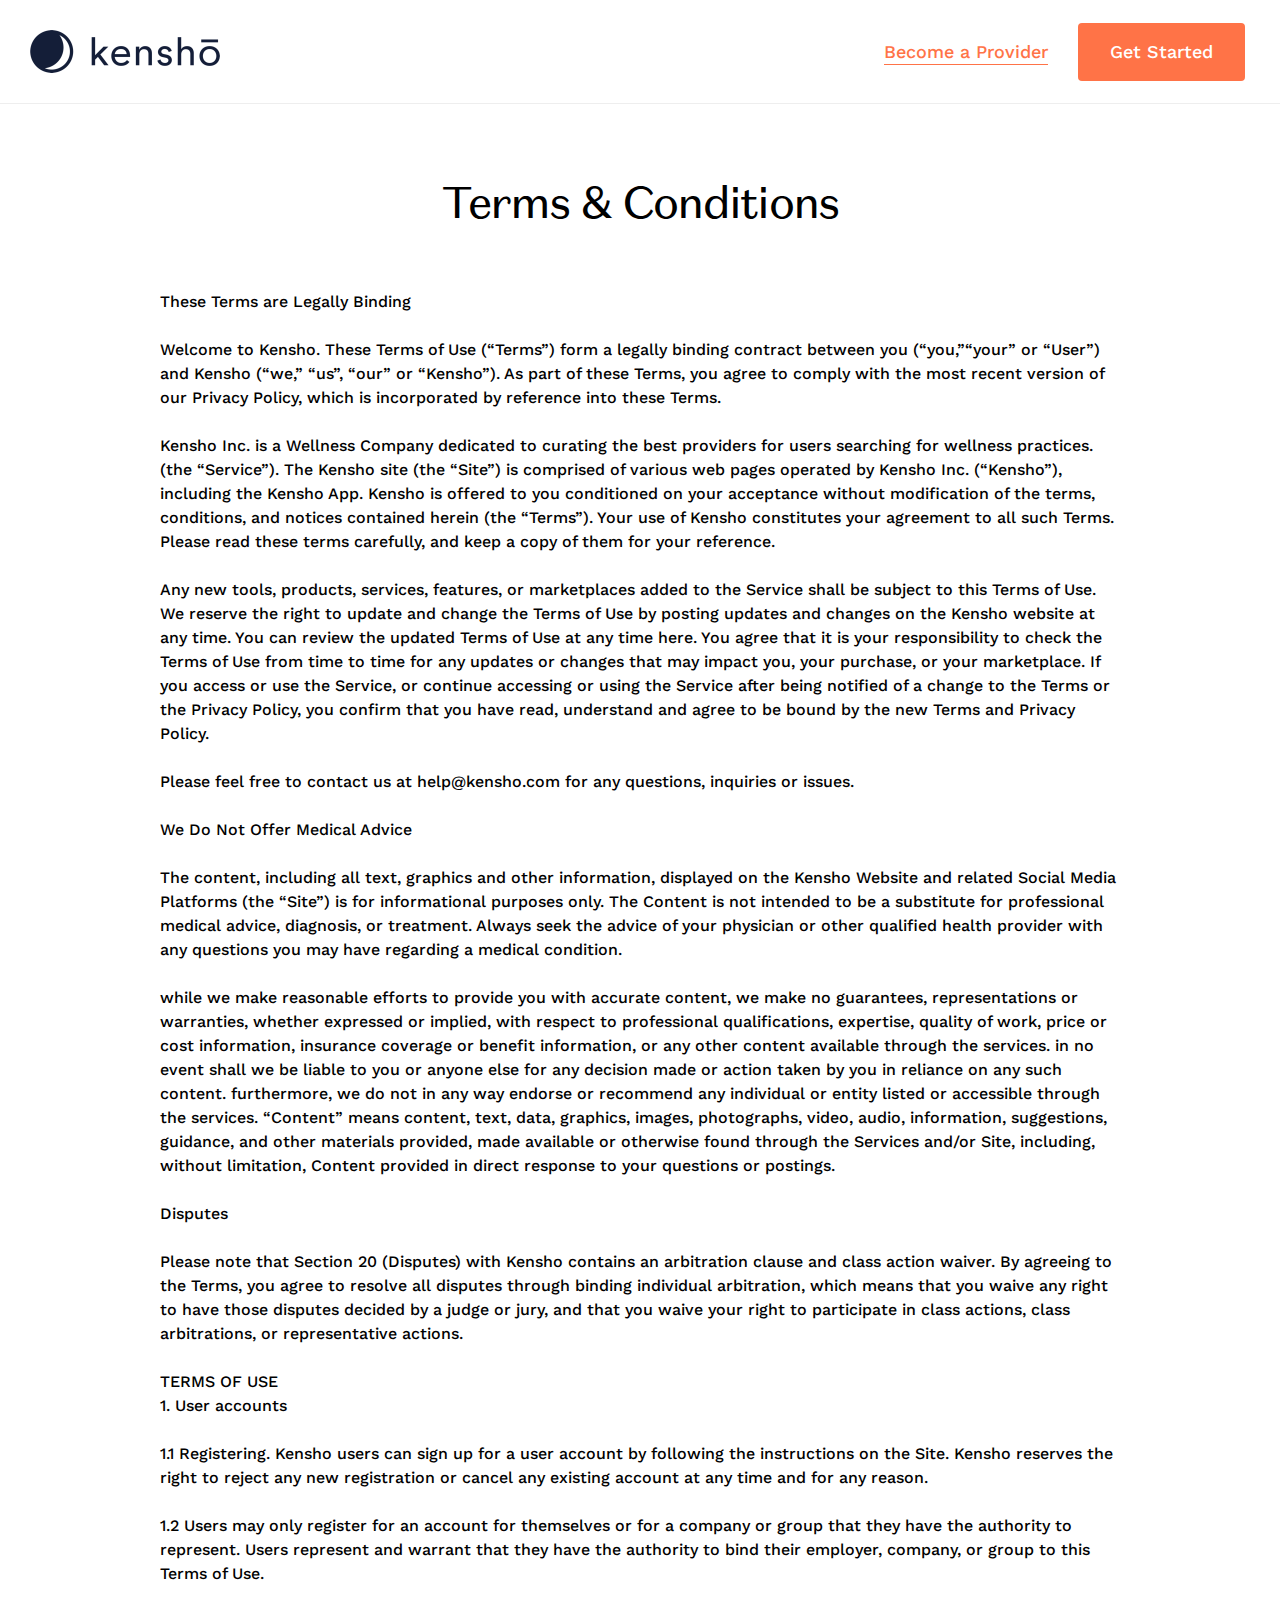
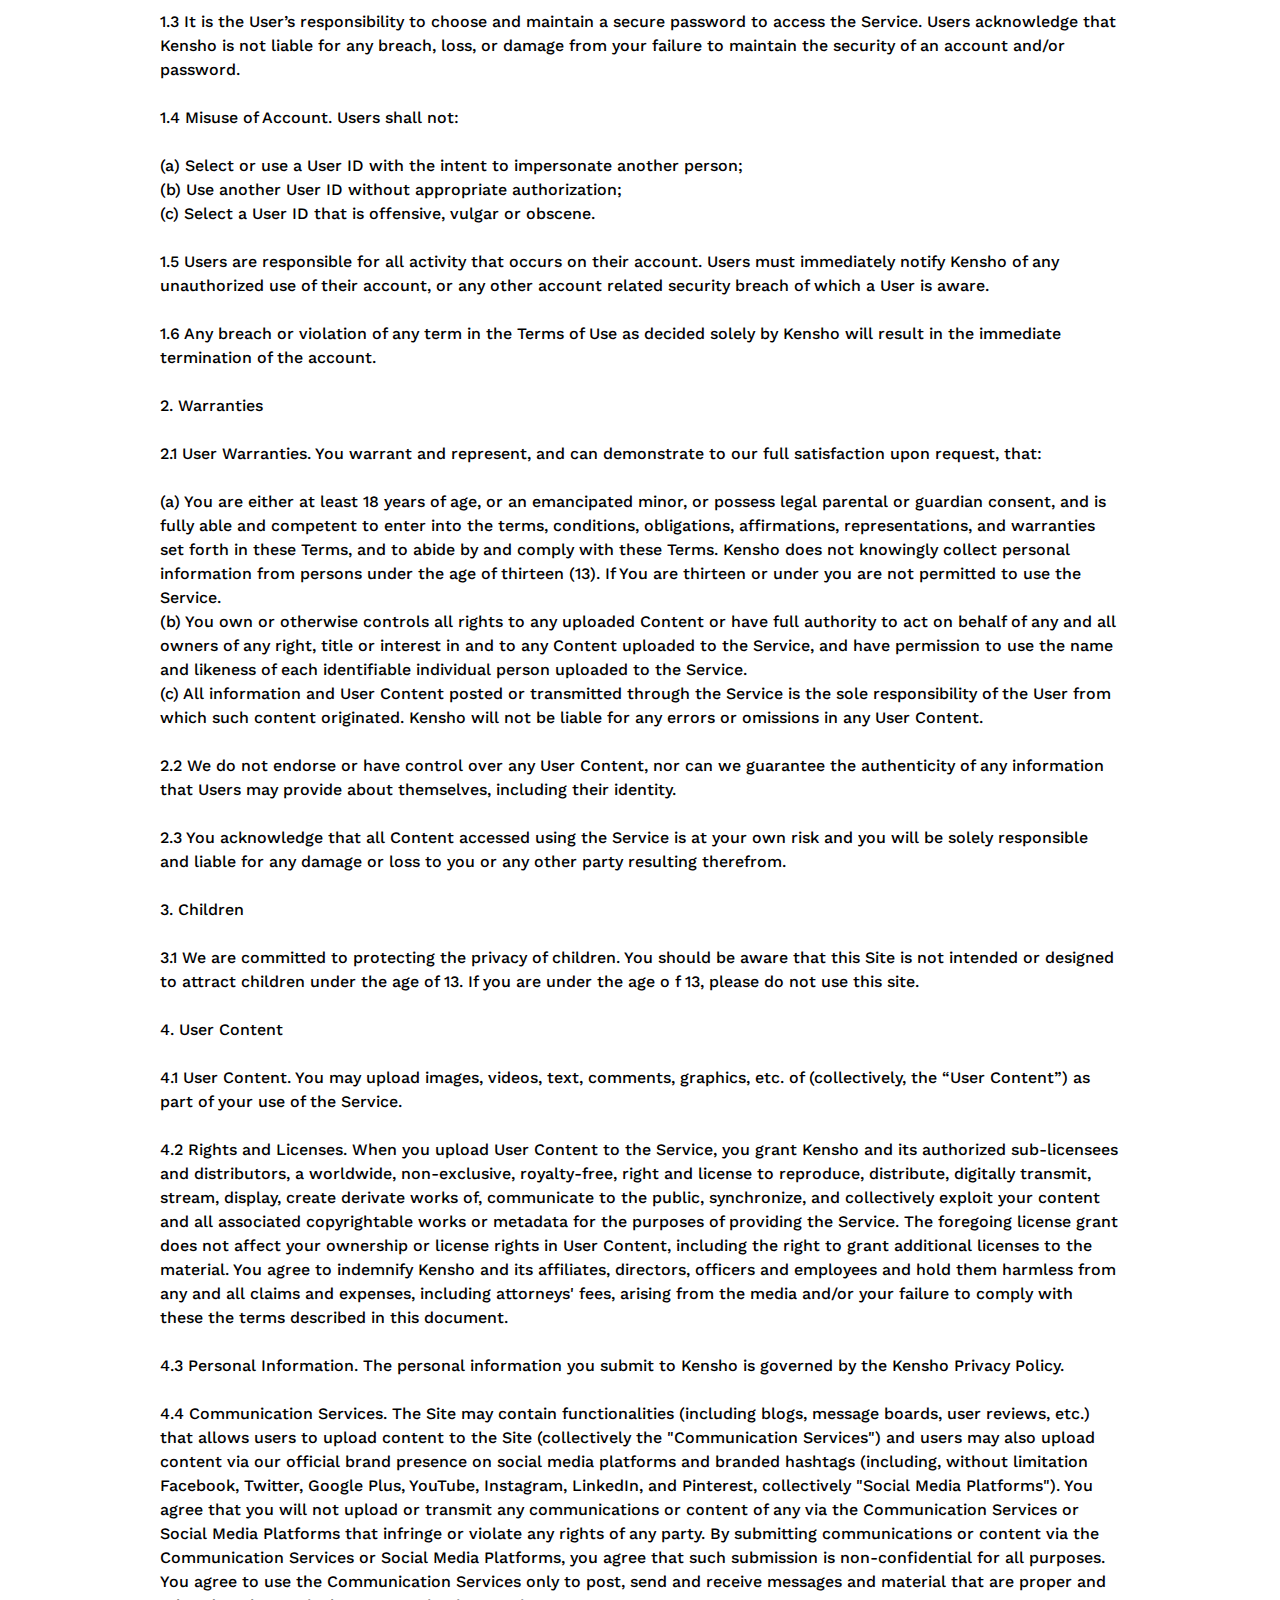
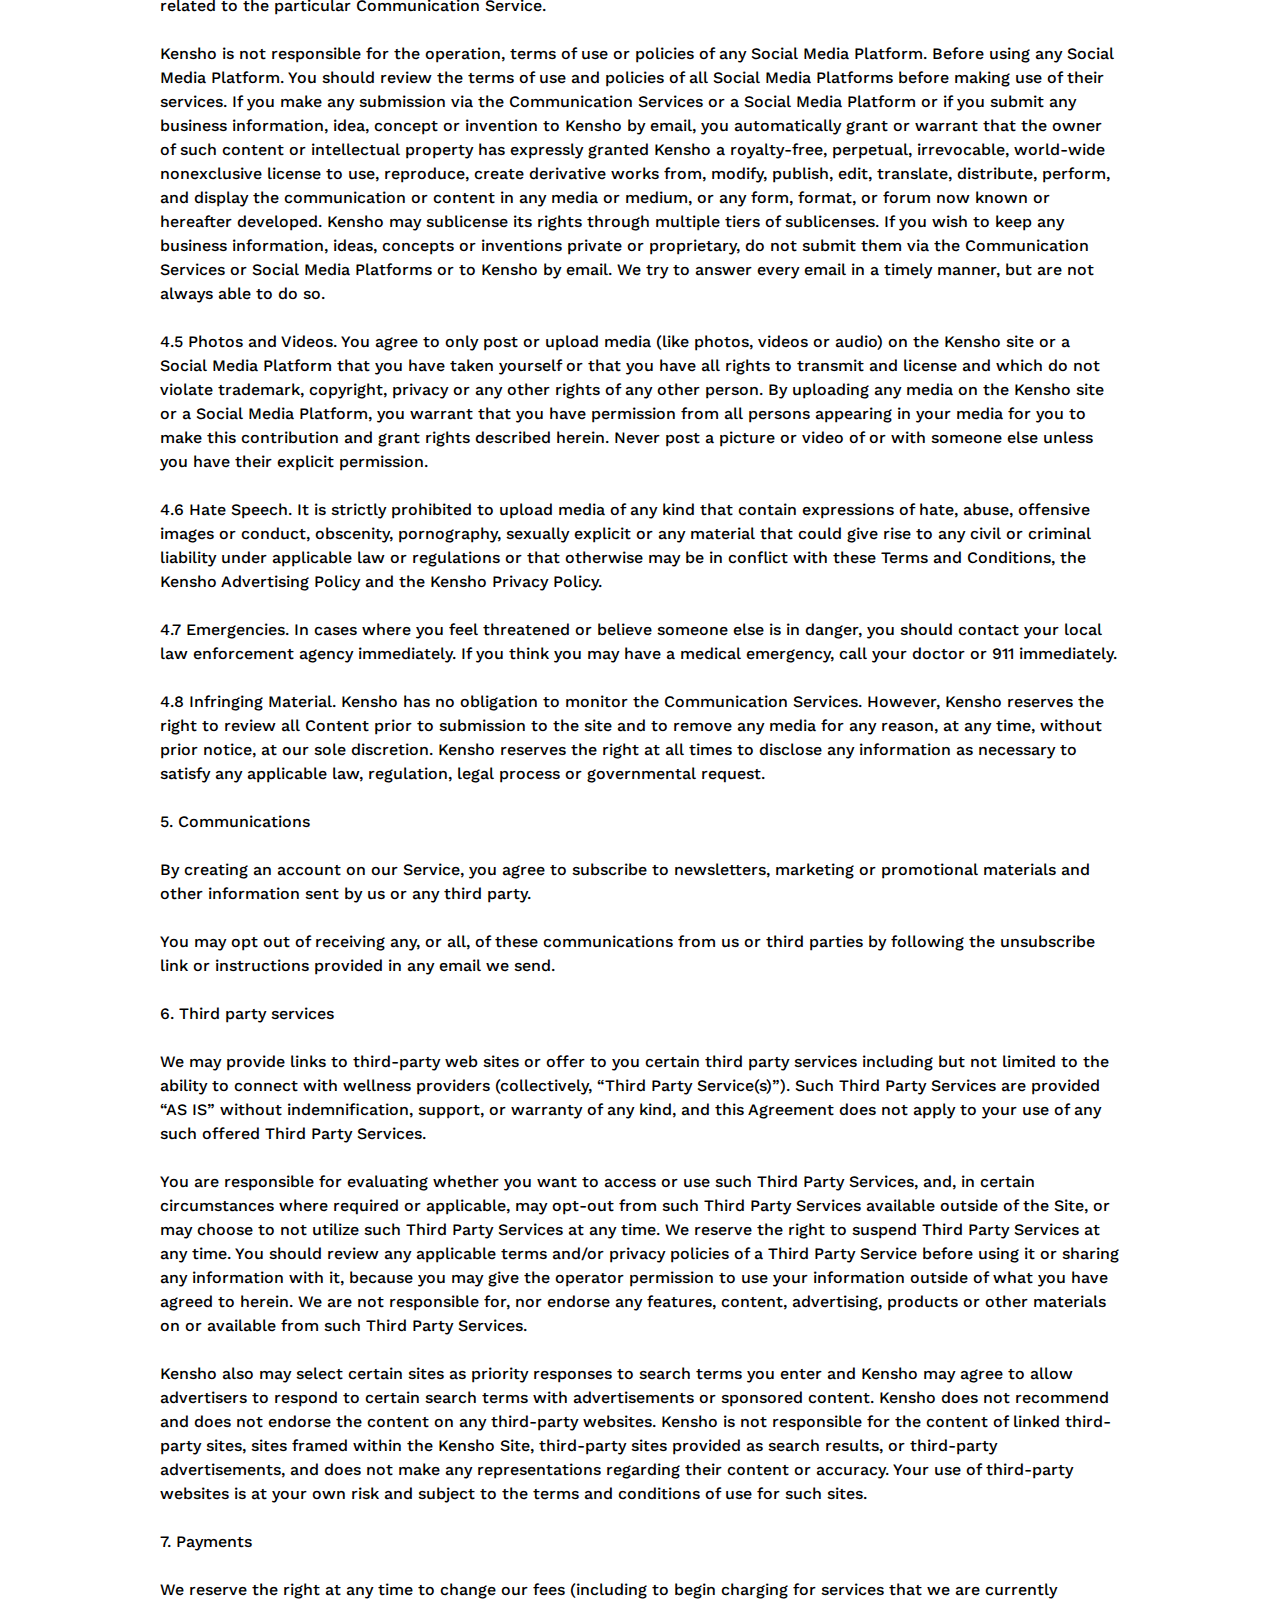
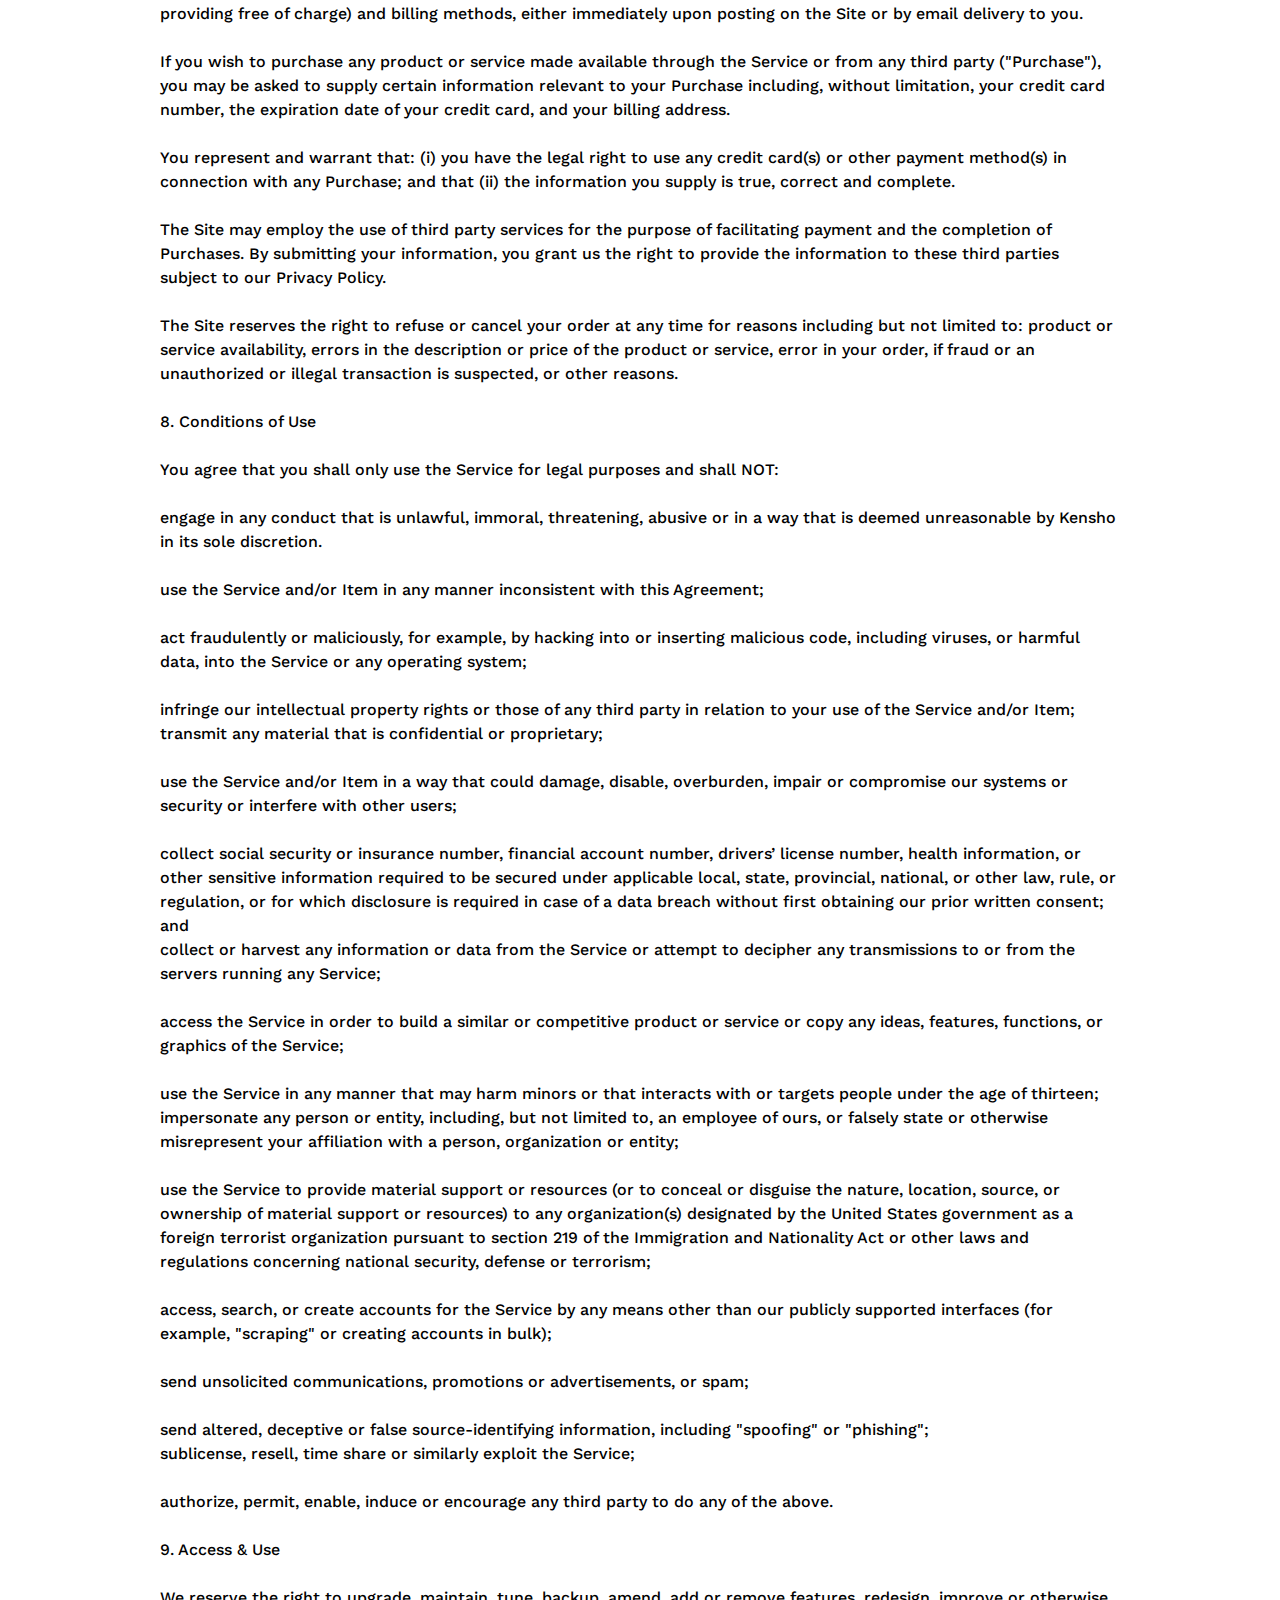
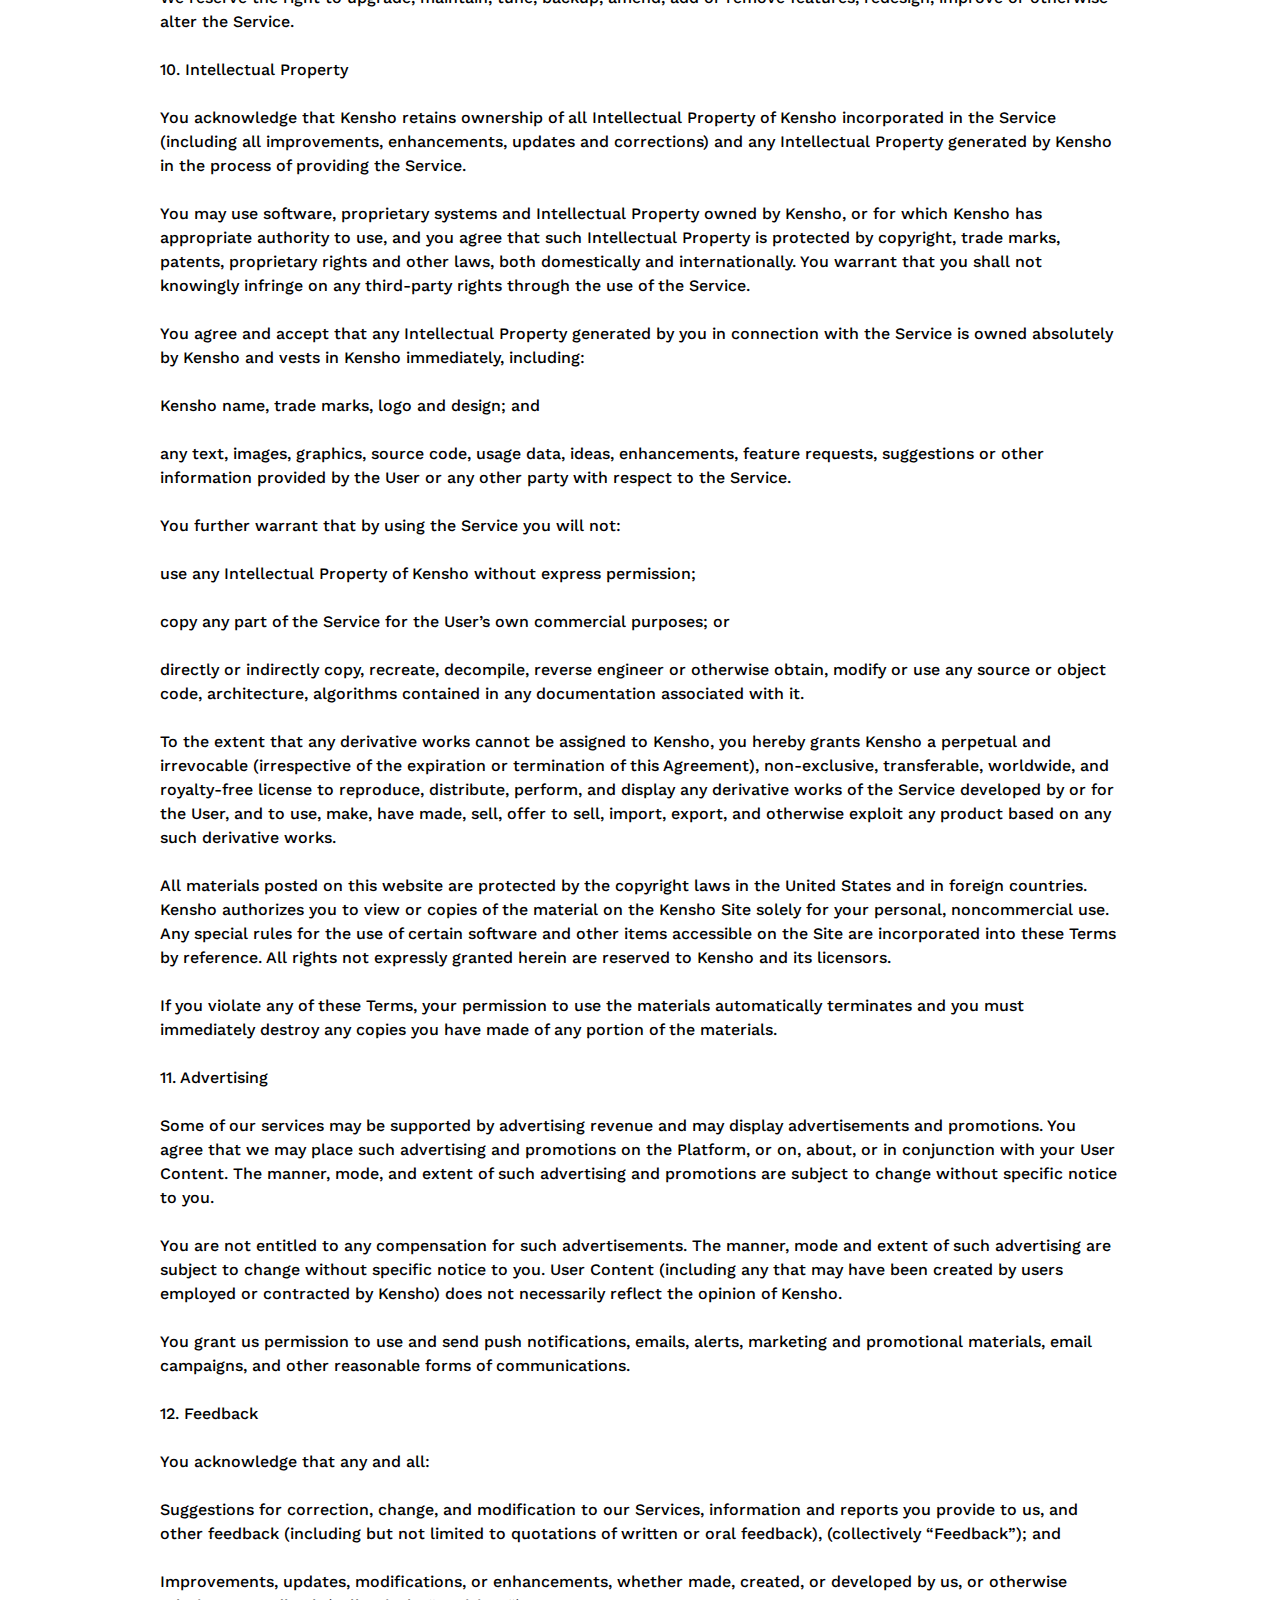
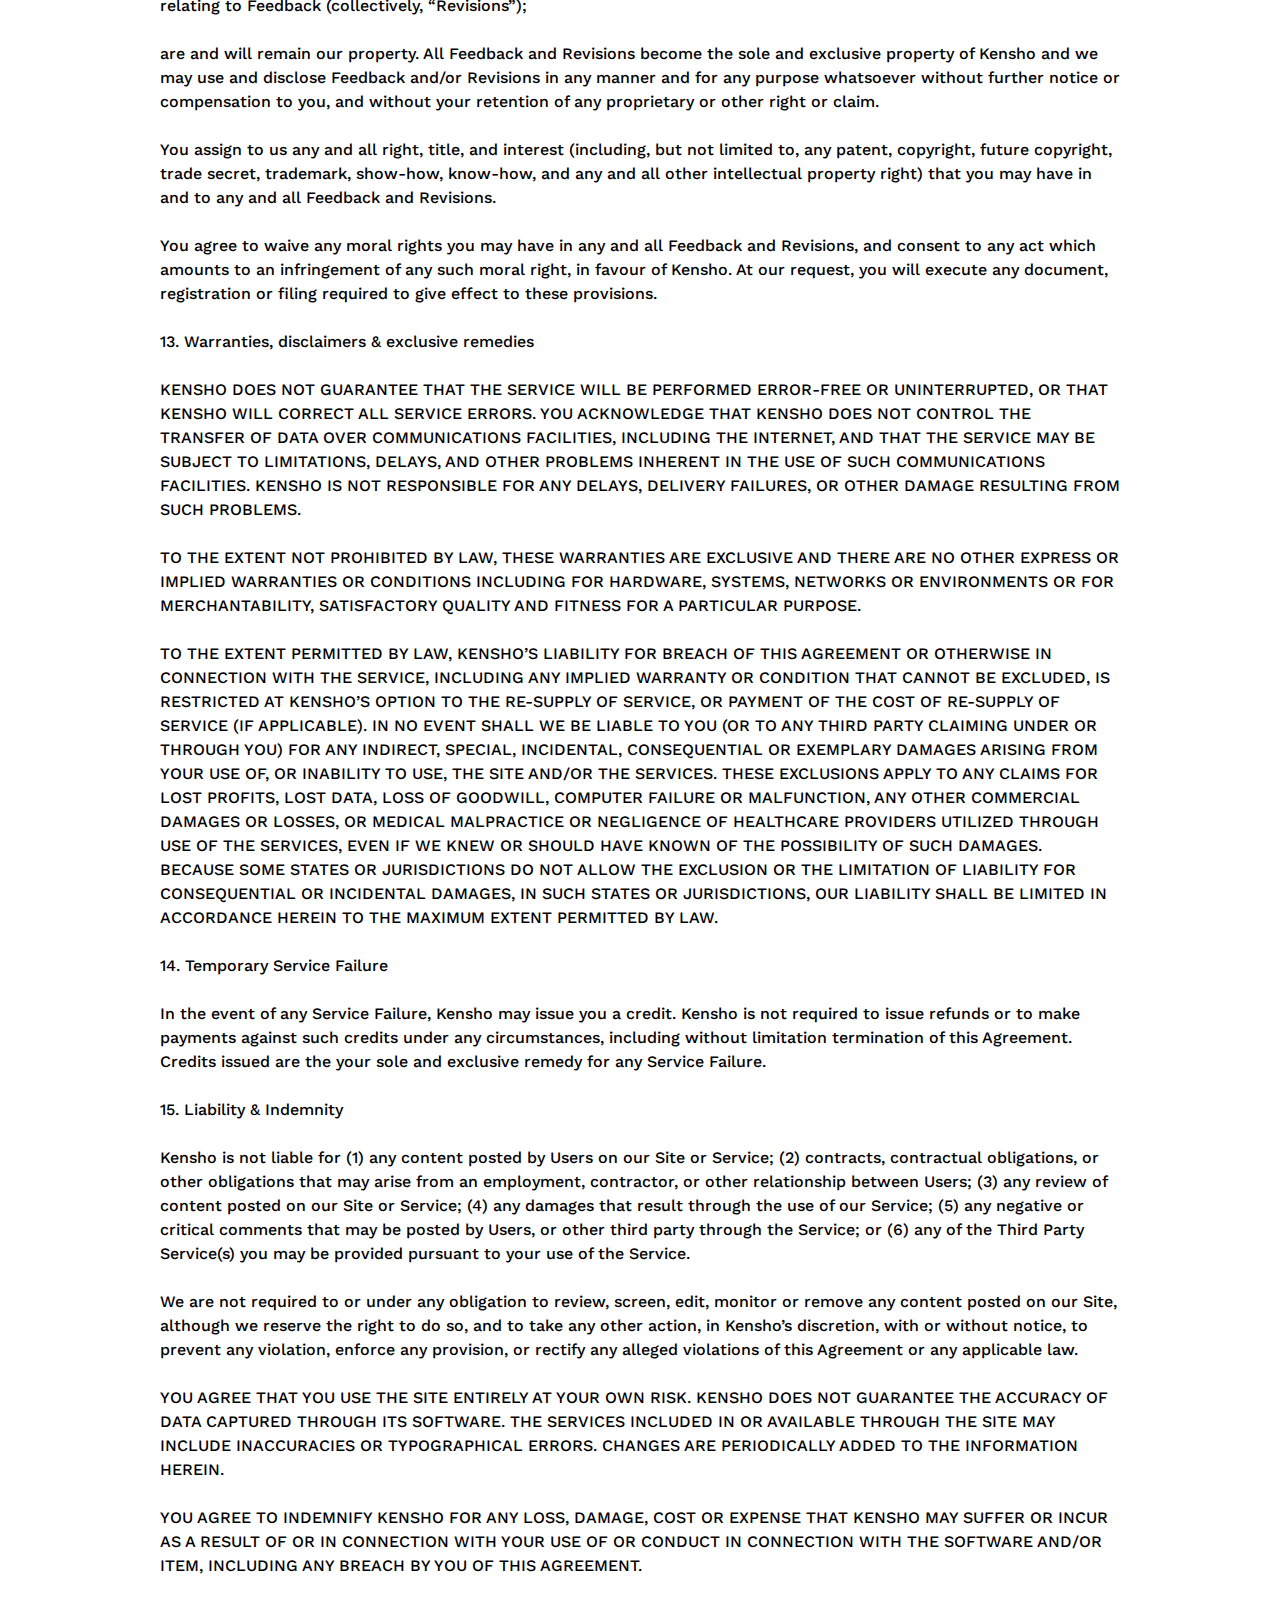
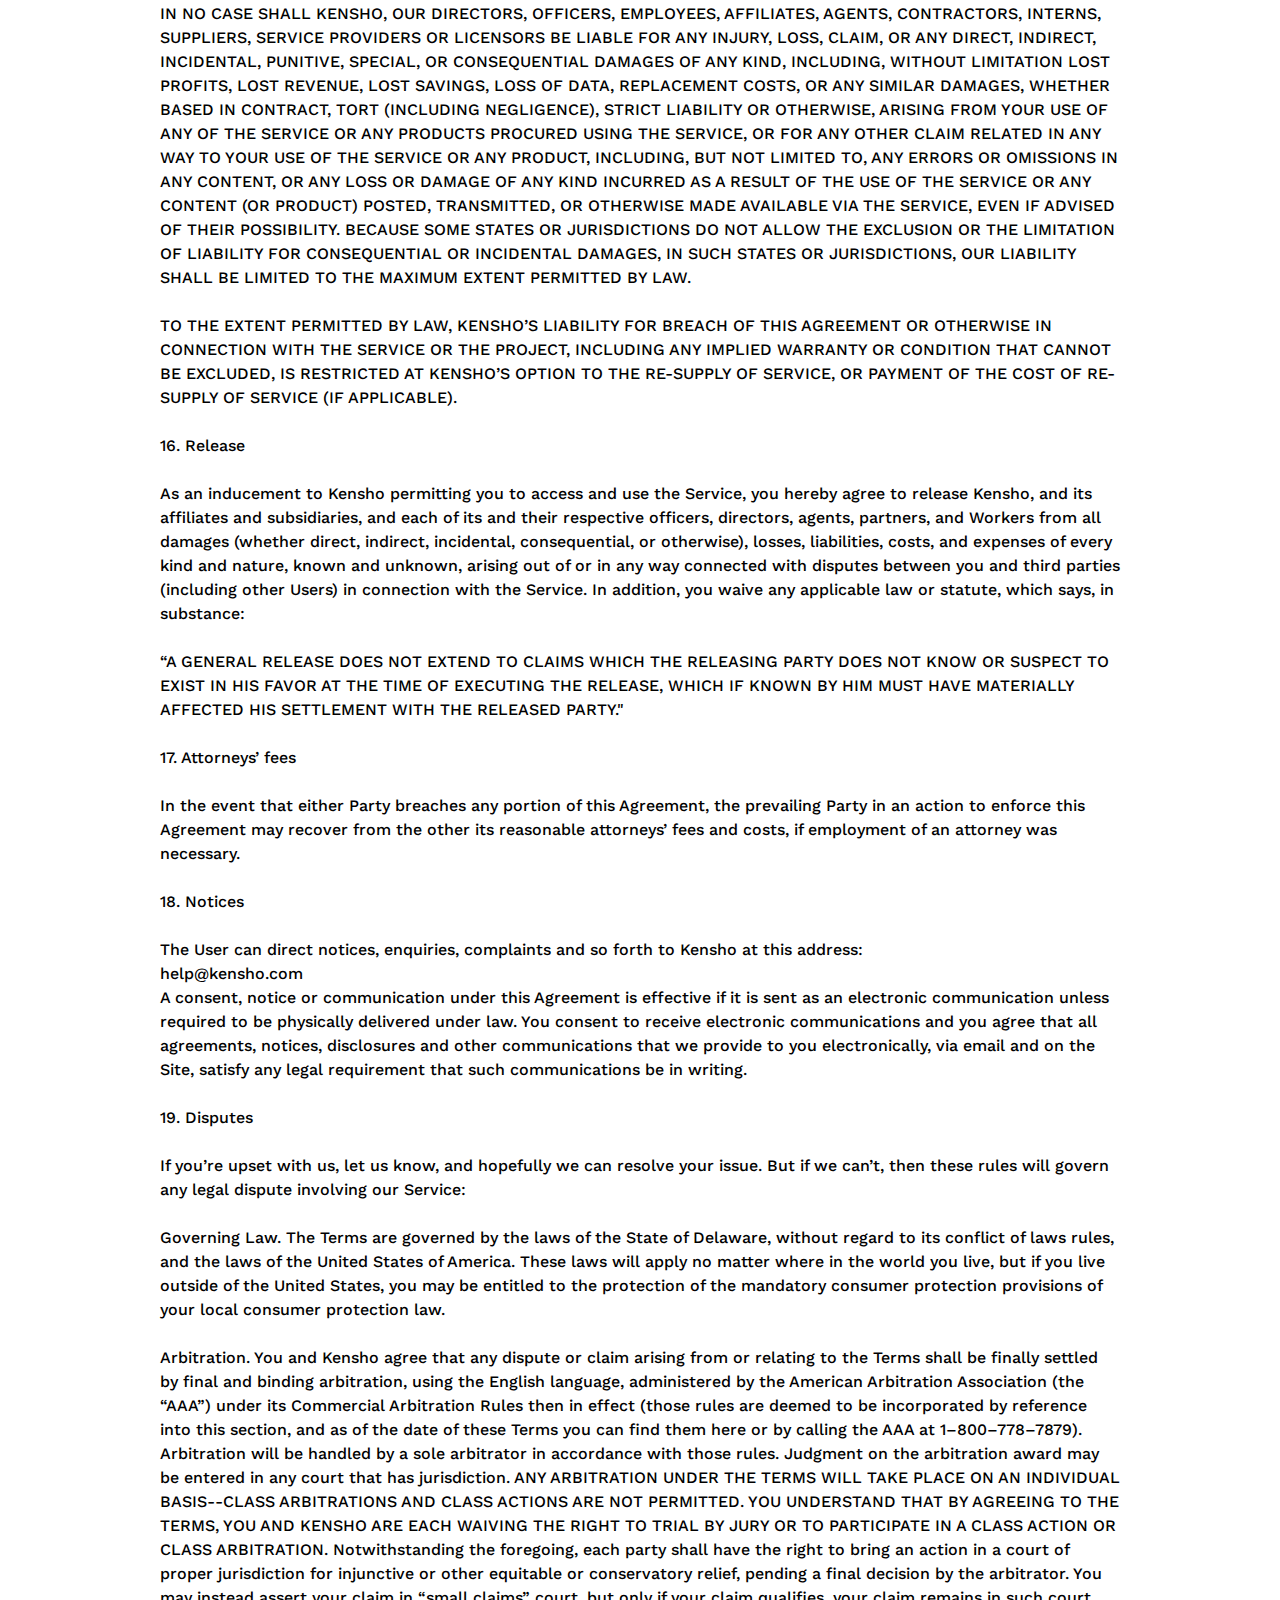
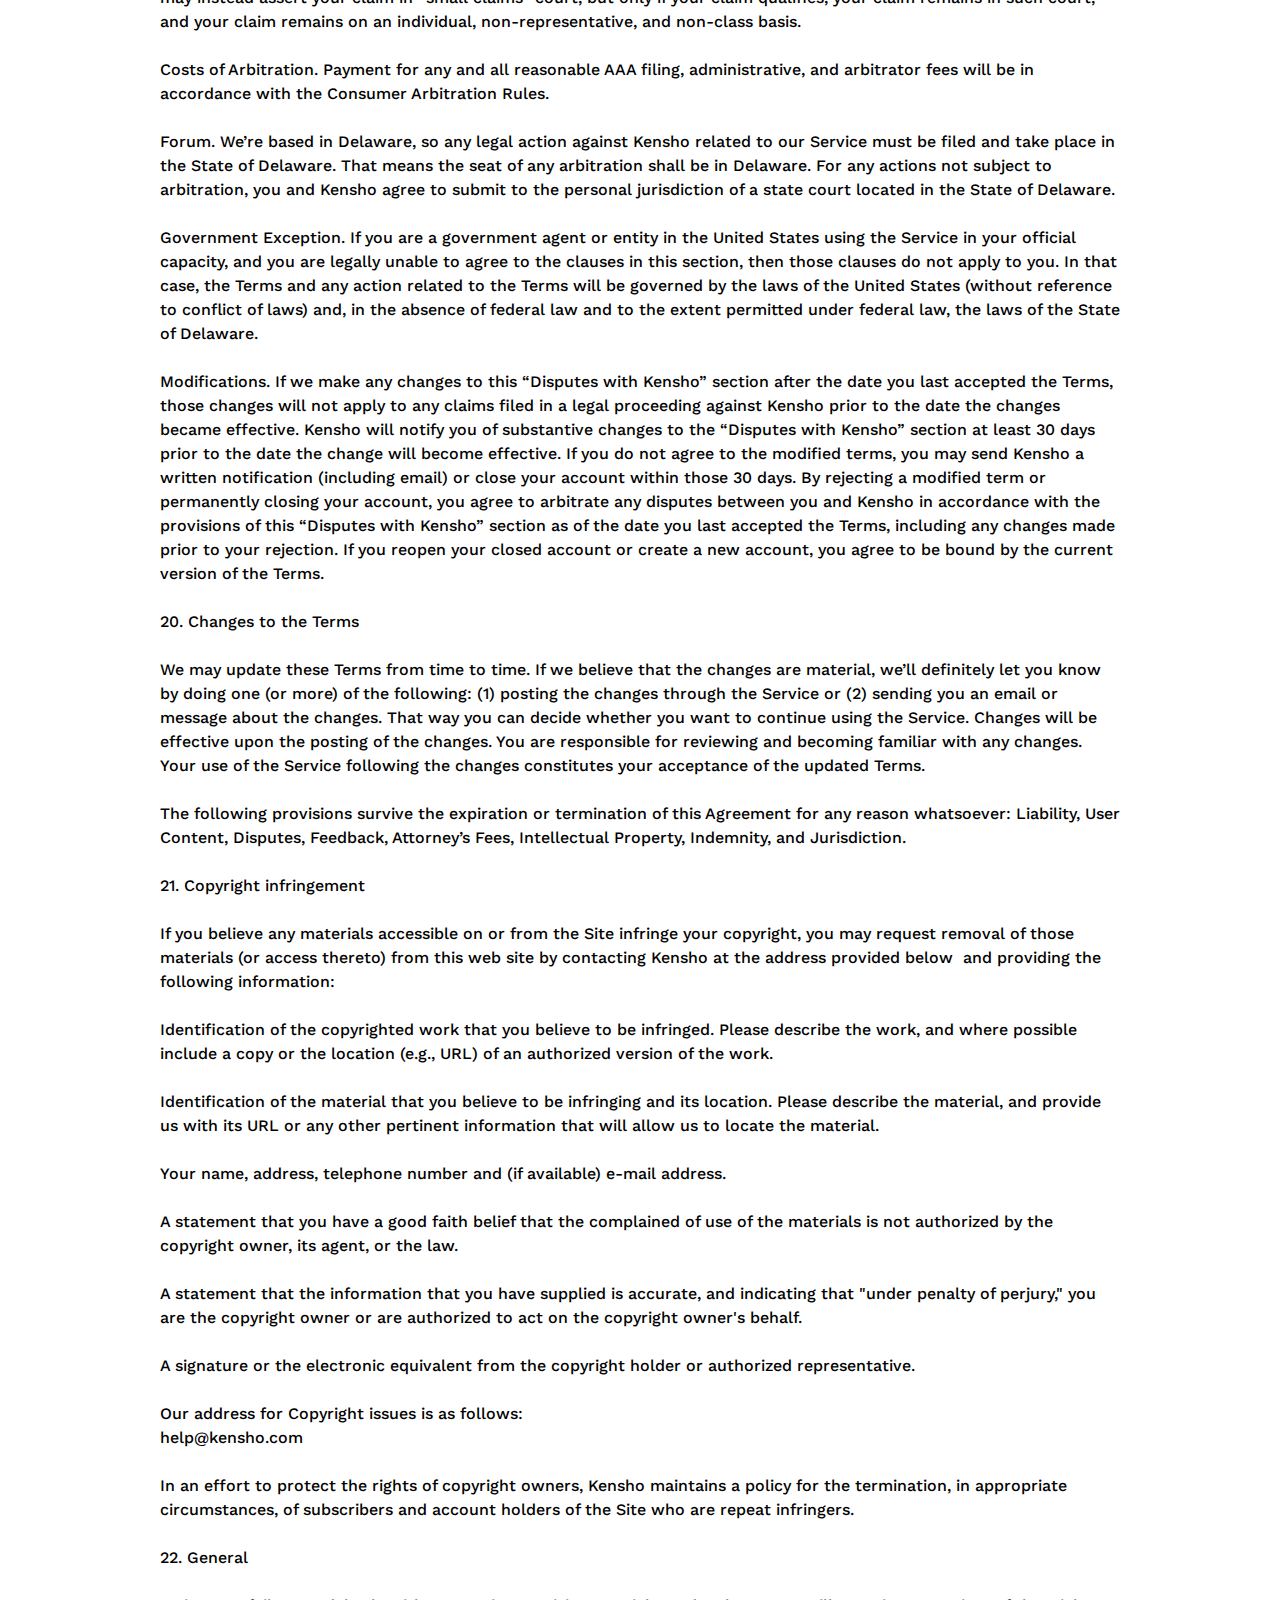
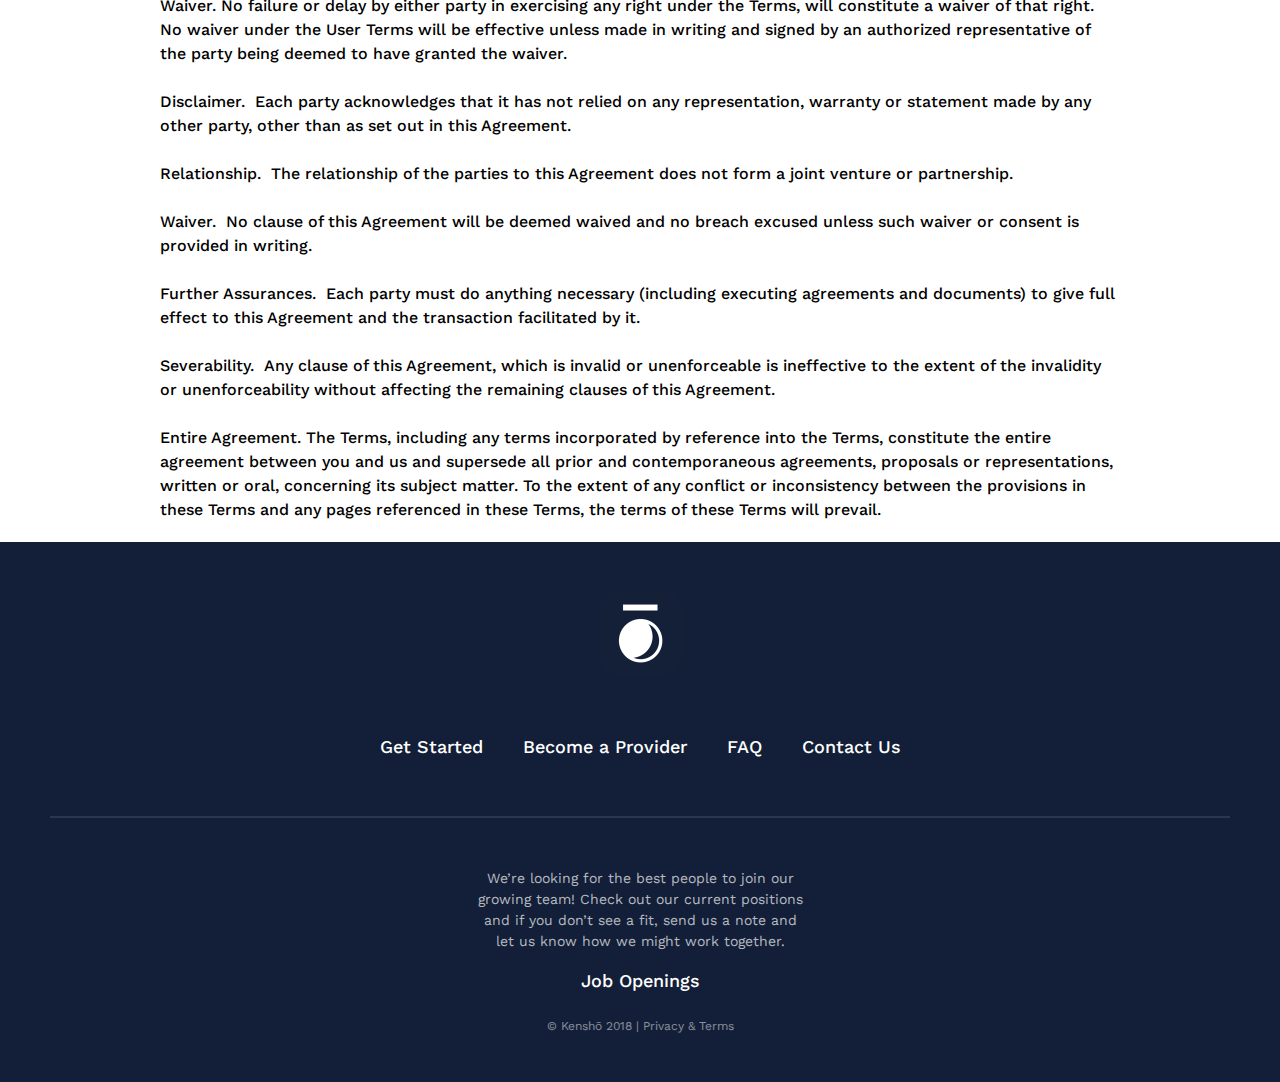
<file: terms.html>
<!DOCTYPE html>
<html lang="en">

<head>
  <meta charset="UTF-8">
  <meta name="viewport" content="width=device-width, initial-scale=1.0">
  <meta http-equiv="X-UA-Compatible" content="ie=edge">
  <title>Kensho Terms & Conditions</title>
  <link rel='stylesheet' type='text/css' href='./newcss/reset.css'>
  <link rel='stylesheet' type='text/css' href='./newcss/styles.css'>
</head>

<body>
  <header>
    <nav>
      <img src="./img/kenshotc-logokenshodark2x@2x.png" alt="Kensho Logo">
      <ul>
        <li>
          <a class="typeform-share become-provider" href="https://danny436.typeform.com/to/PT4pvb" data-mode="popup" style="" target="_blank">Become a Provider</a>
        </li>
        <li>
          <a class="typeform-share cta" href="https://danny436.typeform.com/to/GKOh35" data-mode="popup" style="" target="_blank">Get Started</a>
        </li>
      </ul>
    </nav>
  </header>

  <article class="tc">
    <h1>Terms & Conditions</h1>
    These Terms are Legally Binding
    <br/>
    <br/> Welcome to Kensho. These Terms of Use (“Terms”) form a legally binding contract between you (“you,”“your” or “User”)
    and Kensho (“we,” “us”, “our” or “Kensho”). As part of these Terms, you agree to comply with the most recent version
    of our Privacy Policy, which is incorporated by reference into these Terms.
    <br/>
    <br/> Kensho Inc. is a Wellness Company dedicated to curating the best providers for users searching for wellness practices.
    (the “Service”). The Kensho site (the “Site”) is comprised of various web pages operated by Kensho Inc. (“Kensho”), including
    the Kensho App. Kensho is offered to you conditioned on your acceptance without modification of the terms, conditions,
    and notices contained herein (the “Terms”). Your use of Kensho constitutes your agreement to all such Terms. Please read
    these terms carefully, and keep a copy of them for your reference.
    <br/>
    <br/> Any new tools, products, services, features, or marketplaces added to the Service shall be subject to this Terms of
    Use. We reserve the right to update and change the Terms of Use by posting updates and changes on the Kensho website
    at any time. You can review the updated Terms of Use at any time here. You agree that it is your responsibility to check
    the Terms of Use from time to time for any updates or changes that may impact you, your purchase, or your marketplace.
    If you access or use the Service, or continue accessing or using the Service after being notified of a change to the
    Terms or the Privacy Policy, you confirm that you have read, understand and agree to be bound by the new Terms and Privacy
    Policy.
    <br/>
    <br/> Please feel free to contact us at help@kensho.com for any questions, inquiries or issues.
    <br/>
    <br/> We Do Not Offer Medical Advice
    <br/>
    <br/> The content, including all text, graphics and other information, displayed on the Kensho Website and related Social
    Media Platforms (the “Site”) is for informational purposes only. The Content is not intended to be a substitute for professional
    medical advice, diagnosis, or treatment. Always seek the advice of your physician or other qualified health provider
    with any questions you may have regarding a medical condition.
    <br/>
    <br/> while we make reasonable efforts to provide you with accurate content, we make no guarantees, representations or warranties,
    whether expressed or implied, with respect to professional qualifications, expertise, quality of work, price or cost
    information, insurance coverage or benefit information, or any other content available through the services. in no event
    shall we be liable to you or anyone else for any decision made or action taken by you in reliance on any such content.
    furthermore, we do not in any way endorse or recommend any individual or entity listed or accessible through the services.
    “Content” means content, text, data, graphics, images, photographs, video, audio, information, suggestions, guidance,
    and other materials provided, made available or otherwise found through the Services and/or Site, including, without
    limitation, Content provided in direct response to your questions or postings.
    <br/>
    <br/> Disputes
    <br/>
    <br/> Please note that Section 20 (Disputes) with Kensho contains an arbitration clause and class action waiver. By agreeing
    to the Terms, you agree to resolve all disputes through binding individual arbitration, which means that you waive any
    right to have those disputes decided by a judge or jury, and that you waive your right to participate in class actions,
    class arbitrations, or representative actions.
    <br/>
    <br/> TERMS OF USE
    <br/> 1. User accounts
    <br/>
    <br/> 1.1 Registering. Kensho users can sign up for a user account by following the instructions on the Site. Kensho reserves
    the right to reject any new registration or cancel any existing account at any time and for any reason.
    <br/>
    <br/> 1.2 Users may only register for an account for themselves or for a company or group that they have the authority to
    represent. Users represent and warrant that they have the authority to bind their employer, company, or group to this
    Terms of Use.
    <br/>
    <br/> 1.3 It is the User’s responsibility to choose and maintain a secure password to access the Service. Users acknowledge
    that Kensho is not liable for any breach, loss, or damage from your failure to maintain the security of an account and/or
    password.
    <br/>
    <br/> 1.4 Misuse of Account. Users shall not:
    <br/>
    <br/> (a) Select or use a User ID with the intent to impersonate another person;
    <br/> (b) Use another User ID without appropriate authorization;
    <br/> (c) Select a User ID that is offensive, vulgar or obscene.
    <br/>
    <br/> 1.5 Users are responsible for all activity that occurs on their account. Users must immediately notify Kensho of any
    unauthorized use of their account, or any other account related security breach of which a User is aware.
    <br/>
    <br/> 1.6 Any breach or violation of any term in the Terms of Use as decided solely by Kensho will result in the immediate
    termination of the account.
    <br/>
    <br/> 2. Warranties
    <br/>
    <br/> 2.1 User Warranties. You warrant and represent, and can demonstrate to our full satisfaction upon request, that:
    <br/>
    <br/> (a) You are either at least 18 years of age, or an emancipated minor, or possess legal parental or guardian consent,
    and is fully able and competent to enter into the terms, conditions, obligations, affirmations, representations, and
    warranties set forth in these Terms, and to abide by and comply with these Terms. Kensho does not knowingly collect personal
    information from persons under the age of thirteen (13). If You are thirteen or under you are not permitted to use the
    Service.
    <br/> (b) You own or otherwise controls all rights to any uploaded Content or have full authority to act on behalf of any
    and all owners of any right, title or interest in and to any Content uploaded to the Service, and have permission to
    use the name and likeness of each identifiable individual person uploaded to the Service.
    <br/> (c) All information and User Content posted or transmitted through the Service is the sole responsibility of the User
    from which such content originated. Kensho will not be liable for any errors or omissions in any User Content.
    <br/>
    <br/> 2.2 We do not endorse or have control over any User Content, nor can we guarantee the authenticity of any information
    that Users may provide about themselves, including their identity.
    <br/>
    <br/> 2.3 You acknowledge that all Content accessed using the Service is at your own risk and you will be solely responsible
    and liable for any damage or loss to you or any other party resulting therefrom.
    <br/>
    <br/> 3. Children
    <br/>
    <br/> 3.1 We are committed to protecting the privacy of children. You should be aware that this Site is not intended or designed
    to attract children under the age of 13. If you are under the age o f 13, please do not use this site.
    <br/>
    <br/> 4. User Content
    <br/>
    <br/> 4.1 User Content. You may upload images, videos, text, comments, graphics, etc. of (collectively, the “User Content”)
    as part of your use of the Service.
    <br/>
    <br/> 4.2 Rights and Licenses. When you upload User Content to the Service, you grant Kensho and its authorized sub-licensees
    and distributors, a worldwide, non-exclusive, royalty-free, right and license to reproduce, distribute, digitally transmit,
    stream, display, create derivate works of, communicate to the public, synchronize, and collectively exploit your content
    and all associated copyrightable works or metadata for the purposes of providing the Service. The foregoing license grant
    does not affect your ownership or license rights in User Content, including the right to grant additional licenses to
    the material. You agree to indemnify Kensho and its affiliates, directors, officers and employees and hold them harmless
    from any and all claims and expenses, including attorneys' fees, arising from the media and/or your failure to comply
    with these the terms described in this document.
    <br/>
    <br/> 4.3 Personal Information. The personal information you submit to Kensho is governed by the Kensho Privacy Policy.
    <br/>
    <br/> 4.4 Communication Services. The Site may contain functionalities (including blogs, message boards, user reviews, etc.)
    that allows users to upload content to the Site (collectively the "Communication Services") and users may also upload
    content via our official brand presence on social media platforms and branded hashtags (including, without limitation
    Facebook, Twitter, Google Plus, YouTube, Instagram, LinkedIn, and Pinterest, collectively "Social Media Platforms").
    You agree that you will not upload or transmit any communications or content of any via the Communication Services or
    Social Media Platforms that infringe or violate any rights of any party. By submitting communications or content via
    the Communication Services or Social Media Platforms, you agree that such submission is non-confidential for all purposes.
    You agree to use the Communication Services only to post, send and receive messages and material that are proper and
    related to the particular Communication Service.
    <br/>
    <br/> Kensho is not responsible for the operation, terms of use or policies of any Social Media Platform. Before using any
    Social Media Platform. You should review the terms of use and policies of all Social Media Platforms before making use
    of their services. If you make any submission via the Communication Services or a Social Media Platform or if you submit
    any business information, idea, concept or invention to Kensho by email, you automatically grant or warrant that the
    owner of such content or intellectual property has expressly granted Kensho a royalty-free, perpetual, irrevocable, world-wide
    nonexclusive license to use, reproduce, create derivative works from, modify, publish, edit, translate, distribute, perform,
    and display the communication or content in any media or medium, or any form, format, or forum now known or hereafter
    developed. Kensho may sublicense its rights through multiple tiers of sublicenses. If you wish to keep any business information,
    ideas, concepts or inventions private or proprietary, do not submit them via the Communication Services or Social Media
    Platforms or to Kensho by email. We try to answer every email in a timely manner, but are not always able to do so.
    <br/>
    <br/> 4.5 Photos and Videos. You agree to only post or upload media (like photos, videos or audio) on the Kensho site or a
    Social Media Platform that you have taken yourself or that you have all rights to transmit and license and which do not
    violate trademark, copyright, privacy or any other rights of any other person. By uploading any media on the Kensho site
    or a Social Media Platform, you warrant that you have permission from all persons appearing in your media for you to
    make this contribution and grant rights described herein. Never post a picture or video of or with someone else unless
    you have their explicit permission.
    <br/>
    <br/> 4.6 Hate Speech. It is strictly prohibited to upload media of any kind that contain expressions of hate, abuse, offensive
    images or conduct, obscenity, pornography, sexually explicit or any material that could give rise to any civil or criminal
    liability under applicable law or regulations or that otherwise may be in conflict with these Terms and Conditions, the
    Kensho Advertising Policy and the Kensho Privacy Policy.
    <br/>
    <br/> 4.7 Emergencies. In cases where you feel threatened or believe someone else is in danger, you should contact your local
    law enforcement agency immediately. If you think you may have a medical emergency, call your doctor or 911 immediately.
    <br/>
    <br/> 4.8 Infringing Material. Kensho has no obligation to monitor the Communication Services. However, Kensho reserves the
    right to review all Content prior to submission to the site and to remove any media for any reason, at any time, without
    prior notice, at our sole discretion. Kensho reserves the right at all times to disclose any information as necessary
    to satisfy any applicable law, regulation, legal process or governmental request.
    <br/>
    <br/> 5. Communications
    <br/>
    <br/> By creating an account on our Service, you agree to subscribe to newsletters, marketing or promotional materials and
    other information sent by us or any third party.
    <br/>
    <br/> You may opt out of receiving any, or all, of these communications from us or third parties by following the unsubscribe
    link or instructions provided in any email we send.
    <br/>
    <br/> 6. Third party services
    <br/>
    <br/> We may provide links to third-party web sites or offer to you certain third party services including but not limited
    to the ability to connect with wellness providers (collectively, “Third Party Service(s)”). Such Third Party Services
    are provided “AS IS” without indemnification, support, or warranty of any kind, and this Agreement does not apply to
    your use of any such offered Third Party Services.
    <br/>
    <br/> You are responsible for evaluating whether you want to access or use such Third Party Services, and, in certain circumstances
    where required or applicable, may opt-out from such Third Party Services available outside of the Site, or may choose
    to not utilize such Third Party Services at any time. We reserve the right to suspend Third Party Services at any time.
    You should review any applicable terms and/or privacy policies of a Third Party Service before using it or sharing any
    information with it, because you may give the operator permission to use your information outside of what you have agreed
    to herein. We are not responsible for, nor endorse any features, content, advertising, products or other materials on
    or available from such Third Party Services.
    <br/>
    <br/> Kensho also may select certain sites as priority responses to search terms you enter and Kensho may agree to allow advertisers
    to respond to certain search terms with advertisements or sponsored content. Kensho does not recommend and does not endorse
    the content on any third-party websites. Kensho is not responsible for the content of linked third-party sites, sites
    framed within the Kensho Site, third-party sites provided as search results, or third-party advertisements, and does
    not make any representations regarding their content or accuracy. Your use of third-party websites is at your own risk
    and subject to the terms and conditions of use for such sites.
    <br/>
    <br/> 7. Payments
    <br/>
    <br/> We reserve the right at any time to change our fees (including to begin charging for services that we are currently
    providing free of charge) and billing methods, either immediately upon posting on the Site or by email delivery to you.
    <br/>
    <br/> If you wish to purchase any product or service made available through the Service or from any third party ("Purchase"),
    you may be asked to supply certain information relevant to your Purchase including, without limitation, your credit card
    number, the expiration date of your credit card, and your billing address.
    <br/>
    <br/> You represent and warrant that: (i) you have the legal right to use any credit card(s) or other payment method(s) in
    connection with any Purchase; and that (ii) the information you supply is true, correct and complete.
    <br/>
    <br/> The Site may employ the use of third party services for the purpose of facilitating payment and the completion of Purchases.
    By submitting your information, you grant us the right to provide the information to these third parties subject to our
    Privacy Policy.
    <br/>
    <br/> The Site reserves the right to refuse or cancel your order at any time for reasons including but not limited to: product
    or service availability, errors in the description or price of the product or service, error in your order, if fraud
    or an unauthorized or illegal transaction is suspected, or other reasons.
    <br/>
    <br/> 8. Conditions of Use
    <br/>
    <br/> You agree that you shall only use the Service for legal purposes and shall NOT:
    <br/>
    <br/> engage in any conduct that is unlawful, immoral, threatening, abusive or in a way that is deemed unreasonable by Kensho
    in its sole discretion.
    <br/>
    <br/> use the Service and/or Item in any manner inconsistent with this Agreement;
    <br/>
    <br/> act fraudulently or maliciously, for example, by hacking into or inserting malicious code, including viruses, or harmful
    data, into the Service or any operating system;
    <br/>
    <br/> infringe our intellectual property rights or those of any third party in relation to your use of the Service and/or
    Item;
    <br/> transmit any material that is confidential or proprietary;
    <br/>
    <br/> use the Service and/or Item in a way that could damage, disable, overburden, impair or compromise our systems or security
    or interfere with other users;
    <br/>
    <br/> collect social security or insurance number, financial account number, drivers’ license number, health information,
    or other sensitive information required to be secured under applicable local, state, provincial, national, or other law,
    rule, or regulation, or for which disclosure is required in case of a data breach without first obtaining our prior written
    consent; and
    <br/> collect or harvest any information or data from the Service or attempt to decipher any transmissions to or from the
    servers running any Service;
    <br/>
    <br/> access the Service in order to build a similar or competitive product or service or copy any ideas, features, functions,
    or graphics of the Service;
    <br/>
    <br/> use the Service in any manner that may harm minors or that interacts with or targets people under the age of thirteen;
    <br/> impersonate any person or entity, including, but not limited to, an employee of ours, or falsely state or otherwise
    misrepresent your affiliation with a person, organization or entity;
    <br/>
    <br/> use the Service to provide material support or resources (or to conceal or disguise the nature, location, source, or
    ownership of material support or resources) to any organization(s) designated by the United States government as a foreign
    terrorist organization pursuant to section 219 of the Immigration and Nationality Act or other laws and regulations concerning
    national security, defense or terrorism;
    <br/>
    <br/> access, search, or create accounts for the Service by any means other than our publicly supported interfaces (for example,
    "scraping" or creating accounts in bulk);
    <br/>
    <br/> send unsolicited communications, promotions or advertisements, or spam;
    <br/>
    <br/> send altered, deceptive or false source-identifying information, including "spoofing" or "phishing";
    <br/> sublicense, resell, time share or similarly exploit the Service;
    <br/>
    <br/> authorize, permit, enable, induce or encourage any third party to do any of the above.
    <br/>
    <br/> 9. Access &amp; Use
    <br/>
    <br/> We reserve the right to upgrade, maintain, tune, backup, amend, add or remove features, redesign, improve or otherwise
    alter the Service.
    <br/>
    <br/> 10. Intellectual Property
    <br/>
    <br/> You acknowledge that Kensho retains ownership of all Intellectual Property of Kensho incorporated in the Service (including
    all improvements, enhancements, updates and corrections) and any Intellectual Property generated by Kensho in the process
    of providing the Service.
    <br/>
    <br/> You may use software, proprietary systems and Intellectual Property owned by Kensho, or for which Kensho has appropriate
    authority to use, and you agree that such Intellectual Property is protected by copyright, trade marks, patents, proprietary
    rights and other laws, both domestically and internationally. You warrant that you shall not knowingly infringe on any
    third-party rights through the use of the Service.
    <br/>
    <br/> You agree and accept that any Intellectual Property generated by you in connection with the Service is owned absolutely
    by Kensho and vests in Kensho immediately, including:
    <br/>
    <br/> Kensho name, trade marks, logo and design; and
    <br/>
    <br/> any text, images, graphics, source code, usage data, ideas, enhancements, feature requests, suggestions or other information
    provided by the User or any other party with respect to the Service.
    <br/>
    <br/> You further warrant that by using the Service you will not:
    <br/>
    <br/> use any Intellectual Property of Kensho without express permission;
    <br/>
    <br/> copy any part of the Service for the User’s own commercial purposes; or
    <br/>
    <br/> directly or indirectly copy, recreate, decompile, reverse engineer or otherwise obtain, modify or use any source or
    object code, architecture, algorithms contained in any documentation associated with it.
    <br/>
    <br/> To the extent that any derivative works cannot be assigned to Kensho, you hereby grants Kensho a perpetual and irrevocable
    (irrespective of the expiration or termination of this Agreement), non-exclusive, transferable, worldwide, and royalty-free
    license to reproduce, distribute, perform, and display any derivative works of the Service developed by or for the User,
    and to use, make, have made, sell, offer to sell, import, export, and otherwise exploit any product based on any such
    derivative works.
    <br/>
    <br/> All materials posted on this website are protected by the copyright laws in the United States and in foreign countries.
    Kensho authorizes you to view or copies of the material on the Kensho Site solely for your personal, noncommercial use.
    Any special rules for the use of certain software and other items accessible on the Site are incorporated into these
    Terms by reference. All rights not expressly granted herein are reserved to Kensho and its licensors.
    <br/>
    <br/> If you violate any of these Terms, your permission to use the materials automatically terminates and you must immediately
    destroy any copies you have made of any portion of the materials.
    <br/>
    <br/> 11. Advertising
    <br/>
    <br/> Some of our services may be supported by advertising revenue and may display advertisements and promotions. You agree
    that we may place such advertising and promotions on the Platform, or on, about, or in conjunction with your User Content.
    The manner, mode, and extent of such advertising and promotions are subject to change without specific notice to you.
    <br/>
    <br/> You are not entitled to any compensation for such advertisements. The manner, mode and extent of such advertising are
    subject to change without specific notice to you. User Content (including any that may have been created by users employed
    or contracted by Kensho) does not necessarily reflect the opinion of Kensho.
    <br/>
    <br/> You grant us permission to use and send push notifications, emails, alerts, marketing and promotional materials, email
    campaigns, and other reasonable forms of communications.
    <br/>
    <br/> 12. Feedback
    <br/>
    <br/> You acknowledge that any and all:
    <br/>
    <br/> Suggestions for correction, change, and modification to our Services, information and reports you provide to us, and
    other feedback (including but not limited to quotations of written or oral feedback), (collectively “Feedback”); and
    <br/>
    <br/> Improvements, updates, modifications, or enhancements, whether made, created, or developed by us, or otherwise relating
    to Feedback (collectively, “Revisions”);
    <br/>
    <br/> are and will remain our property. All Feedback and Revisions become the sole and exclusive property of Kensho and we
    may use and disclose Feedback and/or Revisions in any manner and for any purpose whatsoever without further notice or
    compensation to you, and without your retention of any proprietary or other right or claim.
    <br/>
    <br/> You assign to us any and all right, title, and interest (including, but not limited to, any patent, copyright, future
    copyright, trade secret, trademark, show-how, know-how, and any and all other intellectual property right) that you may
    have in and to any and all Feedback and Revisions.
    <br/>
    <br/> You agree to waive any moral rights you may have in any and all Feedback and Revisions, and consent to any act which
    amounts to an infringement of any such moral right, in favour of Kensho. At our request, you will execute any document,
    registration or filing required to give effect to these provisions.
    <br/>
    <br/> 13. Warranties, disclaimers &amp; exclusive remedies
    <br/>
    <br/> KENSHO DOES NOT GUARANTEE THAT THE SERVICE WILL BE PERFORMED ERROR-FREE OR UNINTERRUPTED, OR THAT KENSHO WILL CORRECT
    ALL SERVICE ERRORS. YOU ACKNOWLEDGE THAT KENSHO DOES NOT CONTROL THE TRANSFER OF DATA OVER COMMUNICATIONS FACILITIES,
    INCLUDING THE INTERNET, AND THAT THE SERVICE MAY BE SUBJECT TO LIMITATIONS, DELAYS, AND OTHER PROBLEMS INHERENT IN THE
    USE OF SUCH COMMUNICATIONS FACILITIES. KENSHO IS NOT RESPONSIBLE FOR ANY DELAYS, DELIVERY FAILURES, OR OTHER DAMAGE RESULTING
    FROM SUCH PROBLEMS.
    <br/>
    <br/> TO THE EXTENT NOT PROHIBITED BY LAW, THESE WARRANTIES ARE EXCLUSIVE AND THERE ARE NO OTHER EXPRESS OR IMPLIED WARRANTIES
    OR CONDITIONS INCLUDING FOR HARDWARE, SYSTEMS, NETWORKS OR ENVIRONMENTS OR FOR MERCHANTABILITY, SATISFACTORY QUALITY
    AND FITNESS FOR A PARTICULAR PURPOSE.
    <br/>
    <br/> TO THE EXTENT PERMITTED BY LAW, KENSHO’S LIABILITY FOR BREACH OF THIS AGREEMENT OR OTHERWISE IN CONNECTION WITH THE
    SERVICE, INCLUDING ANY IMPLIED WARRANTY OR CONDITION THAT CANNOT BE EXCLUDED, IS RESTRICTED AT KENSHO’S OPTION TO THE
    RE-SUPPLY OF SERVICE, OR PAYMENT OF THE COST OF RE-SUPPLY OF SERVICE (IF APPLICABLE). IN NO EVENT SHALL WE BE LIABLE
    TO YOU (OR TO ANY THIRD PARTY CLAIMING UNDER OR THROUGH YOU) FOR ANY INDIRECT, SPECIAL, INCIDENTAL, CONSEQUENTIAL OR
    EXEMPLARY DAMAGES ARISING FROM YOUR USE OF, OR INABILITY TO USE, THE SITE AND/OR THE SERVICES. THESE EXCLUSIONS APPLY
    TO ANY CLAIMS FOR LOST PROFITS, LOST DATA, LOSS OF GOODWILL, COMPUTER FAILURE OR MALFUNCTION, ANY OTHER COMMERCIAL DAMAGES
    OR LOSSES, OR MEDICAL MALPRACTICE OR NEGLIGENCE OF HEALTHCARE PROVIDERS UTILIZED THROUGH USE OF THE SERVICES, EVEN IF
    WE KNEW OR SHOULD HAVE KNOWN OF THE POSSIBILITY OF SUCH DAMAGES. BECAUSE SOME STATES OR JURISDICTIONS DO NOT ALLOW THE
    EXCLUSION OR THE LIMITATION OF LIABILITY FOR CONSEQUENTIAL OR INCIDENTAL DAMAGES, IN SUCH STATES OR JURISDICTIONS, OUR
    LIABILITY SHALL BE LIMITED IN ACCORDANCE HEREIN TO THE MAXIMUM EXTENT PERMITTED BY LAW.
    <br/>
    <br/> 14. Temporary Service Failure
    <br/>
    <br/> In the event of any Service Failure, Kensho may issue you a credit. Kensho is not required to issue refunds or to make
    payments against such credits under any circumstances, including without limitation termination of this Agreement. Credits
    issued are the your sole and exclusive remedy for any Service Failure.
    <br/>
    <br/> 15. Liability &amp; Indemnity
    <br/>
    <br/> Kensho is not liable for (1) any content posted by Users on our Site or Service; (2) contracts, contractual obligations,
    or other obligations that may arise from an employment, contractor, or other relationship between Users; (3) any review
    of content posted on our Site or Service; (4) any damages that result through the use of our Service; (5) any negative
    or critical comments that may be posted by Users, or other third party through the Service; or (6) any of the Third Party
    Service(s) you may be provided pursuant to your use of the Service.
    <br/>
    <br/> We are not required to or under any obligation to review, screen, edit, monitor or remove any content posted on our
    Site, although we reserve the right to do so, and to take any other action, in Kensho’s discretion, with or without notice,
    to prevent any violation, enforce any provision, or rectify any alleged violations of this Agreement or any applicable
    law.
    <br/>
    <br/> YOU AGREE THAT YOU USE THE SITE ENTIRELY AT YOUR OWN RISK. KENSHO DOES NOT GUARANTEE THE ACCURACY OF DATA CAPTURED THROUGH
    ITS SOFTWARE. THE SERVICES INCLUDED IN OR AVAILABLE THROUGH THE SITE MAY INCLUDE INACCURACIES OR TYPOGRAPHICAL ERRORS.
    CHANGES ARE PERIODICALLY ADDED TO THE INFORMATION HEREIN.
    <br/>
    <br/> YOU AGREE TO INDEMNIFY KENSHO FOR ANY LOSS, DAMAGE, COST OR EXPENSE THAT KENSHO MAY SUFFER OR INCUR AS A RESULT OF OR
    IN CONNECTION WITH YOUR USE OF OR CONDUCT IN CONNECTION WITH THE SOFTWARE AND/OR ITEM, INCLUDING ANY BREACH BY YOU OF
    THIS AGREEMENT.
    <br/>
    <br/> IN NO CASE SHALL KENSHO, OUR DIRECTORS, OFFICERS, EMPLOYEES, AFFILIATES, AGENTS, CONTRACTORS, INTERNS, SUPPLIERS, SERVICE
    PROVIDERS OR LICENSORS BE LIABLE FOR ANY INJURY, LOSS, CLAIM, OR ANY DIRECT, INDIRECT, INCIDENTAL, PUNITIVE, SPECIAL,
    OR CONSEQUENTIAL DAMAGES OF ANY KIND, INCLUDING, WITHOUT LIMITATION LOST PROFITS, LOST REVENUE, LOST SAVINGS, LOSS OF
    DATA, REPLACEMENT COSTS, OR ANY SIMILAR DAMAGES, WHETHER BASED IN CONTRACT, TORT (INCLUDING NEGLIGENCE), STRICT LIABILITY
    OR OTHERWISE, ARISING FROM YOUR USE OF ANY OF THE SERVICE OR ANY PRODUCTS PROCURED USING THE SERVICE, OR FOR ANY OTHER
    CLAIM RELATED IN ANY WAY TO YOUR USE OF THE SERVICE OR ANY PRODUCT, INCLUDING, BUT NOT LIMITED TO, ANY ERRORS OR OMISSIONS
    IN ANY CONTENT, OR ANY LOSS OR DAMAGE OF ANY KIND INCURRED AS A RESULT OF THE USE OF THE SERVICE OR ANY CONTENT (OR PRODUCT)
    POSTED, TRANSMITTED, OR OTHERWISE MADE AVAILABLE VIA THE SERVICE, EVEN IF ADVISED OF THEIR POSSIBILITY. BECAUSE SOME
    STATES OR JURISDICTIONS DO NOT ALLOW THE EXCLUSION OR THE LIMITATION OF LIABILITY FOR CONSEQUENTIAL OR INCIDENTAL DAMAGES,
    IN SUCH STATES OR JURISDICTIONS, OUR LIABILITY SHALL BE LIMITED TO THE MAXIMUM EXTENT PERMITTED BY LAW.
    <br/>
    <br/> TO THE EXTENT PERMITTED BY LAW, KENSHO’S LIABILITY FOR BREACH OF THIS AGREEMENT OR OTHERWISE IN CONNECTION WITH THE
    SERVICE OR THE PROJECT, INCLUDING ANY IMPLIED WARRANTY OR CONDITION THAT CANNOT BE EXCLUDED, IS RESTRICTED AT KENSHO’S
    OPTION TO THE RE-SUPPLY OF SERVICE, OR PAYMENT OF THE COST OF RE-SUPPLY OF SERVICE (IF APPLICABLE).
    <br/>
    <br/> 16. Release
    <br/>
    <br/> As an inducement to Kensho permitting you to access and use the Service, you hereby agree to release Kensho, and its
    affiliates and subsidiaries, and each of its and their respective officers, directors, agents, partners, and Workers
    from all damages (whether direct, indirect, incidental, consequential, or otherwise), losses, liabilities, costs, and
    expenses of every kind and nature, known and unknown, arising out of or in any way connected with disputes between you
    and third parties (including other Users) in connection with the Service. In addition, you waive any applicable law or
    statute, which says, in substance:
    <br/>
    <br/> “A GENERAL RELEASE DOES NOT EXTEND TO CLAIMS WHICH THE RELEASING PARTY DOES NOT KNOW OR SUSPECT TO EXIST IN HIS FAVOR
    AT THE TIME OF EXECUTING THE RELEASE, WHICH IF KNOWN BY HIM MUST HAVE MATERIALLY AFFECTED HIS SETTLEMENT WITH THE RELEASED
    PARTY."
    <br/>
    <br/> 17. Attorneys’ fees
    <br/>
    <br/> In the event that either Party breaches any portion of this Agreement, the prevailing Party in an action to enforce
    this Agreement may recover from the other its reasonable attorneys’ fees and costs, if employment of an attorney was
    necessary.
    <br/>
    <br/> 18. Notices
    <br/>
    <br/> The User can direct notices, enquiries, complaints and so forth to Kensho at this address:
    <br/> help@kensho.com
    <br/> A consent, notice or communication under this Agreement is effective if it is sent as an electronic communication unless
    required to be physically delivered under law. You consent to receive electronic communications and you agree that all
    agreements, notices, disclosures and other communications that we provide to you electronically, via email and on the
    Site, satisfy any legal requirement that such communications be in writing.
    <br/>
    <br/> 19. Disputes
    <br/>
    <br/> If you’re upset with us, let us know, and hopefully we can resolve your issue. But if we can’t, then these rules will
    govern any legal dispute involving our Service:
    <br/>
    <br/> Governing Law. The Terms are governed by the laws of the State of Delaware, without regard to its conflict of laws rules,
    and the laws of the United States of America. These laws will apply no matter where in the world you live, but if you
    live outside of the United States, you may be entitled to the protection of the mandatory consumer protection provisions
    of your local consumer protection law.
    <br/>
    <br/> Arbitration. You and Kensho agree that any dispute or claim arising from or relating to the Terms shall be finally settled
    by final and binding arbitration, using the English language, administered by the American Arbitration Association (the
    “AAA”) under its Commercial Arbitration Rules then in effect (those rules are deemed to be incorporated by reference
    into this section, and as of the date of these Terms you can find them here or by calling the AAA at 1–800–778–7879).
    Arbitration will be handled by a sole arbitrator in accordance with those rules. Judgment on the arbitration award may
    be entered in any court that has jurisdiction. ANY ARBITRATION UNDER THE TERMS WILL TAKE PLACE ON AN INDIVIDUAL BASIS--CLASS
    ARBITRATIONS AND CLASS ACTIONS ARE NOT PERMITTED. YOU UNDERSTAND THAT BY AGREEING TO THE TERMS, YOU AND KENSHO ARE EACH
    WAIVING THE RIGHT TO TRIAL BY JURY OR TO PARTICIPATE IN A CLASS ACTION OR CLASS ARBITRATION. Notwithstanding the foregoing,
    each party shall have the right to bring an action in a court of proper jurisdiction for injunctive or other equitable
    or conservatory relief, pending a final decision by the arbitrator. You may instead assert your claim in “small claims”
    court, but only if your claim qualifies, your claim remains in such court, and your claim remains on an individual, non-representative,
    and non-class basis.
    <br/>
    <br/> Costs of Arbitration. Payment for any and all reasonable AAA filing, administrative, and arbitrator fees will be in
    accordance with the Consumer Arbitration Rules.
    <br/>
    <br/> Forum. We’re based in Delaware, so any legal action against Kensho related to our Service must be filed and take place
    in the State of Delaware. That means the seat of any arbitration shall be in Delaware. For any actions not subject to
    arbitration, you and Kensho agree to submit to the personal jurisdiction of a state court located in the State of Delaware.
    <br/>
    <br/> Government Exception. If you are a government agent or entity in the United States using the Service in your official
    capacity, and you are legally unable to agree to the clauses in this section, then those clauses do not apply to you.
    In that case, the Terms and any action related to the Terms will be governed by the laws of the United States (without
    reference to conflict of laws) and, in the absence of federal law and to the extent permitted under federal law, the
    laws of the State of Delaware.
    <br/>
    <br/> Modifications. If we make any changes to this “Disputes with Kensho” section after the date you last accepted the Terms,
    those changes will not apply to any claims filed in a legal proceeding against Kensho prior to the date the changes became
    effective. Kensho will notify you of substantive changes to the “Disputes with Kensho” section at least 30 days prior
    to the date the change will become effective. If you do not agree to the modified terms, you may send Kensho a written
    notification (including email) or close your account within those 30 days. By rejecting a modified term or permanently
    closing your account, you agree to arbitrate any disputes between you and Kensho in accordance with the provisions of
    this “Disputes with Kensho” section as of the date you last accepted the Terms, including any changes made prior to your
    rejection. If you reopen your closed account or create a new account, you agree to be bound by the current version of
    the Terms.
    <br/>
    <br/> 20. Changes to the Terms
    <br/>
    <br/> We may update these Terms from time to time. If we believe that the changes are material, we’ll definitely let you know
    by doing one (or more) of the following: (1) posting the changes through the Service or (2) sending you an email or message
    about the changes. That way you can decide whether you want to continue using the Service. Changes will be effective
    upon the posting of the changes. You are responsible for reviewing and becoming familiar with any changes. Your use of
    the Service following the changes constitutes your acceptance of the updated Terms.
    <br/>
    <br/> The following provisions survive the expiration or termination of this Agreement for any reason whatsoever: Liability,
    User Content, Disputes, Feedback, Attorney’s Fees, Intellectual Property, Indemnity, and Jurisdiction.
    <br/>
    <br/> 21. Copyright infringement
    <br/>
    <br/> If you believe any materials accessible on or from the Site infringe your copyright, you may request removal of those
    materials (or access thereto) from this web site by contacting Kensho at the address provided below  and providing the
    following information:
    <br/>
    <br/> Identification of the copyrighted work that you believe to be infringed. Please describe the work, and where possible
    include a copy or the location (e.g., URL) of an authorized version of the work.
    <br/>
    <br/> Identification of the material that you believe to be infringing and its location. Please describe the material, and
    provide us with its URL or any other pertinent information that will allow us to locate the material.
    <br/>
    <br/> Your name, address, telephone number and (if available) e-mail address.
    <br/>
    <br/> A statement that you have a good faith belief that the complained of use of the materials is not authorized by the copyright
    owner, its agent, or the law.
    <br/>
    <br/> A statement that the information that you have supplied is accurate, and indicating that "under penalty of perjury,"
    you are the copyright owner or are authorized to act on the copyright owner's behalf.
    <br/>
    <br/> A signature or the electronic equivalent from the copyright holder or authorized representative.
    <br/>
    <br/> Our address for Copyright issues is as follows:
    <br/> help@kensho.com
    <br/>
    <br/> In an effort to protect the rights of copyright owners, Kensho maintains a policy for the termination, in appropriate
    circumstances, of subscribers and account holders of the Site who are repeat infringers.
    <br/>
    <br/> 22. General
    <br/>
    <br/> Waiver. No failure or delay by either party in exercising any right under the Terms, will constitute a waiver of that
    right. No waiver under the User Terms will be effective unless made in writing and signed by an authorized representative
    of the party being deemed to have granted the waiver.
    <br/>
    <br/> Disclaimer.  Each party acknowledges that it has not relied on any representation, warranty or statement made by any
    other party, other than as set out in this Agreement.
    <br/>
    <br/> Relationship.  The relationship of the parties to this Agreement does not form a joint venture or partnership.
    <br/>
    <br/> Waiver.  No clause of this Agreement will be deemed waived and no breach excused unless such waiver or consent is provided
    in writing.
    <br/>
    <br/> Further Assurances.  Each party must do anything necessary (including executing agreements and documents) to give full
    effect to this Agreement and the transaction facilitated by it.
    <br/>
    <br/> Severability.  Any clause of this Agreement, which is invalid or unenforceable is ineffective to the extent of the invalidity
    or unenforceability without affecting the remaining clauses of this Agreement.
    <br/>
    <br/> Entire Agreement. The Terms, including any terms incorporated by reference into the Terms, constitute the entire agreement
    between you and us and supersede all prior and contemporaneous agreements, proposals or representations, written or oral,
    concerning its subject matter. To the extent of any conflict or inconsistency between the provisions in these Terms and
    any pages referenced in these Terms, the terms of these Terms will prevail.
    <br/>
  </article>
  <footer>
    <nav>

      <a href='/'><img src="./img/kenshotc-app2x@2x.png" alt="Logo"></a>
      <ul>
        <li><a class="typeform-share" href="https://danny436.typeform.com/to/GKOh35" data-mode="popup" style="" target="_blank">Get Started</a></li>
        <li><a class="typeform-share" href="https://danny436.typeform.com/to/PT4pvb" data-mode="popup" style="" target="_blank">Become a Provider</a></li>
        <li><a href="/faq.html">FAQ</a></li>
        <li><a href="mailto:support@meetkensho.com">Contact Us</a></li>
      </ul>
    </nav>
    <div class="jobs">
      <p>We’re looking for the best people to join our growing team! Check out our current positions and if you don’t see a fit, send us a note and let us know how we might work together.</p>
      <a href="https://angel.co/kensho-2/jobs/388863-full-stack-react-developer-founding-team-l-remote">Job Openings</a>
    </div>
    <div class="copyright">
      <p>© Kenshō 2018 | <a href="/terms.html">Privacy & Terms</a></p>
    </div>
  </footer>

  <!-- generated from typeform -->
  <script>
    (function() { var qs,js,q,s,d=document, gi=d.getElementById, ce=d.createElement, gt=d.getElementsByTagName, id="typef_orm_share", b="https://embed.typeform.com/"; if(!gi.call(d,id)){ js=ce.call(d,"script"); js.id=id; js.src=b+"embed.js"; q=gt.call(d,"script")[0]; q.parentNode.insertBefore(js,q) } })()
  </script>

  <!-- generated from anima -->
  <script>
      anima_isHidden = function (e) {
        if (!(e instanceof HTMLElement)) return !1;
        if (getComputedStyle(e).display == "none") return !0; else if (e.parentNode && anima_isHidden(e.parentNode)) return !0;
        return !1;
      };
      anima_loadAsyncSrcForTag = function (tag) {
        var elements = document.getElementsByTagName(tag);
        var toLoad = [];
        for (var i = 0; i < elements.length; i++) {
          var e = elements[i];
          var src = e.getAttribute("src");
          var loaded = (src != undefined && src.length > 0 && src != '[data-uri]');
          if (loaded) continue;
          var asyncSrc = e.getAttribute("anima-src");
          if (asyncSrc == undefined || asyncSrc.length == 0) continue;
          if (anima_isHidden(e)) continue;
          toLoad.push(e);
        }
        toLoad.sort(function (a, b) {
          return anima_getTop(a) - anima_getTop(b);
        });
        for (var i = 0; i < toLoad.length; i++) {
          var e = toLoad[i];
          var asyncSrc = e.getAttribute("anima-src");
          e.setAttribute("src", asyncSrc);
        }
      };
      anima_pauseHiddenVideos = function (tag) {
        var elements = document.getElementsByTagName("video");
        for (var i = 0; i < elements.length; i++) {
          var e = elements[i];
          var isPlaying = !!(e.currentTime > 0 && !e.paused && !e.ended && e.readyState > 2);
          var isHidden = anima_isHidden(e);
          if (!isPlaying && !isHidden && e.getAttribute("autoplay") == "autoplay") {
            e.play();
          } else if (isPlaying && isHidden) {
            e.pause();
          }
        }
      };
      anima_loadAsyncSrc = function (tag) {
        anima_loadAsyncSrcForTag("img");
        anima_loadAsyncSrcForTag("iframe");
        anima_loadAsyncSrcForTag("video");
        anima_pauseHiddenVideos();
      };
      var anima_getTop = function (e) {
        var top = 0;
        do {
          top += e.offsetTop || 0;
          e = e.offsetParent;
        } while (e);
        return top;
      };
      anima_loadAsyncSrc();
      anima_old_onResize = window.onresize;
      anima_new_onResize = undefined;
      anima_updateOnResize = function () {
        if (anima_new_onResize == undefined || window.onresize != anima_new_onResize) {
          anima_new_onResize = function (x) {
            if (anima_old_onResize != undefined) anima_old_onResize(x);
            anima_loadAsyncSrc();
          };
          window.onresize = anima_new_onResize;
          setTimeout(function () {
            anima_updateOnResize();
          }, 3000);
        }
      };
      anima_updateOnResize();
      setTimeout(function () {
        anima_loadAsyncSrc();
      }, 200);
    </script>
</body>

</html>
</file>
<file: css/styles.css>
article, header, .container {
  max-width: 1280px;
  margin: auto;
  box-sizing: border-box;
}

.orng {
  color: rgba(255, 115, 71, 1.0);
}

/* ============ HOMEPAGE SPECIFIC ============ */

/* HERO SECTION */

.hero {
  background-image: url('../img/herobg.png');
  background-size: cover;
  background-position: center center;
  min-height: 620px;
}

.hero .logokenshodark2x {
  width: 190px;
  height: auto;
  padding: 28px;
}

.hero-intro {
  text-align: center;
  color: white;
  max-width: 608px;
  margin: auto;
  padding: 50px;
}

.hero-intro h1 {
  font-size: 68px;
  font-family: "DomaineSansText-Regular", Optima, Georgia, serif;
  margin: 40px 0 15px;
  letter-spacing: -3.19px;
}

.hero-intro p {
  line-height: 1.6em;
  font-size: 18px;
  margin: 25px 0 40px 0;
}

.cta {
  display: block;
  box-sizing: border-box;
  color: white;
  padding: 20px;
  text-decoration: none;
  width: fit-content;
  border-radius: 4px;
  font-weight: 500;
  font-size: 18px;
  text-align: center;
  background-color: rgba(255, 115, 71, 1.0);
}

.hero-intro .cta {
  margin: auto;
}

.hero-intro .link-container {
  margin: 20px;
}

.hero-intro .provider-application {
  color: white;
  text-decoration: none;
  border-bottom: 1px solid white;
  padding-bottom: 2px;
  font-weight: 500;
  font-size: 18px;
}

/* TESTIMONIALS */

.testimonials {
  border-bottom: 1px solid #eee;
  padding: 60px 20px 10px;
}

.arrow-button img {
  width: 9px;
  height: 8px;
  opacity: 0.8;
}


.arrow-button,  {
  cursor: pointer;
}

.testimonials .previous {
  transform: rotate(-135deg);
}

.testimonials .next {
  transform: rotate(-315deg);
}

.arrow-button {
  background: none;
  border: none;
  outline: none;
  width: 9px;
  height: 8px;
  opacity: 0.8;
}

.testimonials .carousel {
  display: flex;
  max-width: 820px;
  min-height: 300px;
  margin: auto;
  align-items: center;
}

.testimonials .carousel .testimonial-holder {
  flex: 1;
  padding: 0 50px;
}

.testimonial-holder .testimonial-text {
  text-align: center;
  color: rgba(20, 31, 56, 0.6);
  line-height: 1.5em;
}

.testimonial-holder .testimonial-person {
  display: flex;
  align-items: center;
  max-width: 415px;
  margin: 20px auto;
}

.single-testimonial {
  display: none;
}

@media screen and (max-width: 1000px) {
  .testimonials .carousel {
    min-height: 450px;
  }

  .testimonial-holder .testimonial-person {
    flex-direction: column;
  }
}

.testimonial-person img {
  width: 68px;
}

.testimonial-person .bio {
  margin-left: 20px;
}

.testimonial-person .bio p {
  font-size: 12px;
  line-height: 1.5em;
  font-weight: 500;
}

.carousel-dots {
  margin: auto;
  display: flex;
  justify-content: center;
}

.carousel-dots img {
  height: 6px;
  width: 6px;
  margin: 5px;
  cursor: pointer;
}

/* HOW IT WORKS */

.howitworks {
  padding: 80px 50px;
  text-align: center;
}

.howitworks h3 {
  text-transform: uppercase;
  letter-spacing: 2px;
  font-size: 12px;
  font-weight: 500;
}

.howitworks .threeup {
  display: flex;
  padding-top: 50px;
}

.threeup .col {
  flex: 1;
  padding: 20px 40px;
}

@media screen and (max-width: 1000px) {
  .threeup {
    flex-direction: column;
  }
}

.howitworks .threeup .col img {
  height: 68px;
  /* margin-bottom: 30px; */
}

.threeup .col h4 {
  font-family: "DomaineSansText-Regular", Optima, Georgia, serif;
  font-size: 1.5em;
  margin: 30px 0 20px;
  letter-spacing: -1px;
}

.threeup .col p {
  color: rgba(20, 31, 56, 0.6);
  line-height: 1.5em;
}

/* PRACTICES */

.practices {
  background-color: #fafbfb;
}

.practices .container {
  display: flex;
  padding: 60px;
  align-items: center;
  box-sizing: border-box;
}

.practices .container > div {
  flex: 1;
  box-sizing: border-box;
}

.practice-info {
  padding: 0 0 0 80px;
}

@media screen and (max-width: 1000px) {
  .practices .container {
    flex-direction: column;
  }

  .practices .container > div {
    margin: 30px 0;
  }

  .practice-info {
    padding: 0 0 0 0;
  }
}

.practice-info h3 {
  font-family: "DomaineSansText-Regular", Optima, Georgia, serif;
  font-size: 44px;
  margin: 30px 0;
  letter-spacing: -1.7px;
}

.practice-info p {
  max-width: 345px;
  font-size: 16px;
  line-height: 1.5em;
  color: rgba(20, 31, 56, 0.6);
  margin-bottom: 30px;
}

.practice-info p a {
  text-decoration: none;
  color: rgba(20, 31, 56, 0.6);
  padding-bottom: 2px;
  border-bottom: 1px solid rgba(20, 31, 56, 0.6);
}

.practice-list {
  display: flex;
  flex-wrap: wrap;
  flex-basis: 542px;
}

.practice-card {
  flex: 1;
  box-sizing: border-box;
  flex-basis: 33%;
  min-height: 132px;
  display: flex;
  align-items: center;
  justify-content: center;
  flex-direction: column;
}

.practice-card img {
  height: 51px;
}

.practice-card span {
  display: block;
  text-transform: uppercase;
  letter-spacing: 1.4px;
  font-size: 14px;
  font-weight: 500;
  margin-top: 14px;
}

.practice-card:nth-of-type(3n - 2), .practice-card:nth-of-type(3n - 1) {
  border-right: 1px solid #eee;
}

.practice-card:nth-last-of-type(n + 4) {
  border-bottom: 1px solid #eee;
}

/* PROVIDERS */

.providers {
  display: flex;
  align-items: center;
  padding: 100px 30px;
  border-bottom: 1px solid #eee;
}

.providers > div {
  flex: 1 50%;
}

.providers-img img {
  max-width: 100%;
}

.providers-text {
  padding: 80px;
  box-sizing: border-box;
}

@media screen and (max-width: 1000px) {
  .providers {
    flex-direction: column;
    padding: 30px;
  }
}

.providers-text .intro {
  display: block;
  text-transform: uppercase;
  margin: 20px 0;
  font-weight: 500;
  letter-spacing: 1.4px;
}

.providers-text h3 {
  font-family: "DomaineSansText-Regular", Optima, Georgia, serif;
  font-size: 44px;
  margin: 20px 0;
  letter-spacing: -1.7px;
  line-height: 1.5em;
}

.providers-text p {
  color: rgba(20, 31, 56, 0.6);
  line-height: 1.5em;
  max-width: 440px;
  margin: 20px 0;
}

.providers-text .providers-application {
  font-weight: 500;
  font-size: 18px;
  text-decoration: none;
  padding-bottom: 2px;
  border-bottom: 1px solid rgba(255, 115, 71, 1.0);
}

/* WHY */

.why {
  padding: 0 40px;
}

.why-head {
  padding: 80px;
  text-align: center;
  line-height: 1.5em;
  font-weight: 500;
}

.why-head img {
  width: 158px;
  margin-bottom: 15px;
}

.why .twoup {
  display: flex;
}

@media screen and (max-width: 1000px) {
  .why .twoup {
    flex-direction: column;
  }
}

.why .twoup > div {
  flex: 1;
  flex-basis: 50%;
}

.whyimg {
  background-image: url("../img/kensholandingpage-photo.png");
  background-size: cover;
  background-position: center center;
  transform: rotate(180deg);
}

@media screen and (max-width: 1000px) {
  .whyimg {
    min-height: 300px;
  }

  .why-head {
    padding-bottom: 20px;
  }
}

.whytext {
  padding: 50px 80px 50px 90px;
  box-sizing: border-box;
}

.whytext h3 {
  font-family: "DomaineSansText-Regular", Optima, Georgia, serif;
  font-size: 44px;
  margin: 30px 0;
  letter-spacing: -1.7px;
}

.whytext p {
  color: rgba(20, 31, 56, 0.6);
  line-height: 1.5em;
  margin: 20px 0;
  font-size: 14px;
}

/* SIGNUP */

.signup {
  background-image: url("../img/joinusbg.png");
  background-size: cover;
  background-position: center center;
  display: flex;
  align-items: center;
  justify-content: center;
  min-height: 670px;
}

.joinus {
  max-width: 448px;
  text-align: center;
}

.joinus h3 {
  font-size: 68px;
  letter-spacing: -3.81px;
  font-family: "DomaineSansText-Regular", Optima, Georgia, serif;
  margin: 30px 0;
}

.joinus p {
  color: rgba(20, 31, 56, 0.6);
  line-height: 1.5em;
  margin: 20px 0;
}

.joinus form {
  display: flex;
  margin: 30px 0;
}

.joinus form input[type=email] {
  flex-grow: 3;
  border: 1px solid rgba(255, 115, 71, 1.0);
  padding: 18px;
  font-family: 'work sans', sans-serif;
  font-size: 18px;
  border-radius: 4px 0 0 4px;
}

.joinus form input[type=submit] {
  background-color:  rgba(255, 115, 71, 1.0);
  flex-grow: 1;
  border: 0;
  color: white;
  cursor: pointer;
  font-family: 'work sans', sans-serif;
  font-size: 18px;
  font-weight: 500;
  border-radius: 0 4px 4px 0;
}

.social {
  display: flex;
  width: 160px;
  margin: auto;
  justify-content: space-between;
  padding: 50px
}

.social img {
  height: 25px;
}


/* =============== FAQ Page Specific =================== */


/* hero section */

.faqhero {
  min-height: 335px;
  display: flex;
  flex-direction: column;
  align-items: center;
  justify-content: center;
  background-image: url("../img/faqbg.png");
  background-size: cover;
  background-position: center center;
  color: white;
}

.faqhero h1 {
  font-size: 68px;
  letter-spacing: -3.81px;
  font-family: "DomaineSansText-Regular", Optima, Georgia, serif;
  margin: 30px 0;
}

.faqhero p {
  max-width: 400px;
  line-height: 1.5em;
  text-align: center;
}

.faqhero p a {
  color: white;
  text-decoration: none;
  padding-bottom: 2px;
  border-bottom: 1px solid white;
}

/* FAQ info */

.faqarticle {
  margin-top: 50px;
}

.faqarticle section {
  box-sizing: border-box;
  max-width: 950px;
  margin: 0;
  padding: 20px 20px 20px 140px;
}

.faqarticle h2 {
  font-size: 44px;
  letter-spacing: -1.69px;
  font-family: "DomaineSansText-Regular", Optima, Georgia, serif;
  margin: 30px 0;
}

.question {
  margin: 70px 0;
}

.question h3 {
  font-size: 20px;
  font-weight: 500;
  margin: 15px 0;
  line-height: 1.5em;
}

.question p {
  color: rgba(20, 31, 56, 0.6);
  line-height: 1.5em;
  margin: 20px 0;
}

@media screen and (max-width: 1000px) {
  .faqarticle section {
    padding: 20px 20px 20px 40px;
  }

  .question {
    margin: 20px 0;
  }
}

/* ================= TERMS AND CONDITIONS ================ */

.tc {
  max-width: 1000px;
  font-weight: 500;
  line-height: 1.5em;
  padding: 20px;
}

.tc h1 {
  font-family: "DomaineSansText-Regular", Optima, Georgia, serif;
  font-size: 44px;
  margin: 30px 0;
  letter-spacing: -1.7px;
  text-align: center;
  margin: 50px auto;
  line-height: 1.5em;
}


/* =============== GLOBAL STYLES =================== */

.fade {
  animation: fading 1s;
}

@keyframes fading {
  0% {
    opacity: 1;
  }
  50% {
    opacity: 0;
  }
  100% {
    opacity: 1;
  }
}

/* header */

header nav {
  display: flex;
  justify-content: space-between;
  padding: 20px;
  border-bottom: 1px solid #eee;
}

header nav img {
  height: 43px;
  margin: 10px;
}

header nav ul {
  display: flex;
  align-items: center;
}

header nav ul li {
  margin: 0 15px;
}

header nav ul li a.become-provider {
  font-size: 18px;
  color: rgba(255, 115, 71, 1.0);
  font-weight: 500;
  text-decoration: none;
  padding-bottom: 2px;
  border-bottom: 1px solid rgba(255, 115, 71, 1.0);
}

@media screen and (max-width: 1000px) {
  header nav, header nav ul {
    flex-direction: column;
    align-items: center;
  }
  header nav ul li {
    margin: 10px 0;
  }
}

/* footer */

footer {
  background-color: rgba(19, 31, 56, 1.0);
  text-align: center;
  padding: 50px;
  color: white;
}

footer nav {
  border-bottom: 2px solid rgba(255,255,255,0.1);
}

footer nav img {
  height: 83px;
  width: 83px;
}

footer nav ul {
  display: flex;
  justify-content: center;
  padding: 50px;
}

footer nav ul li a {
  font-weight: 500;
  color: white;
  text-decoration: none;
  margin: 10px 20px;
  font-size: 18px;
  display: block;
}

footer .jobs p {
  line-height: 1.5em;
  margin: 50px auto 20px;
  color: rgba(255,255,255,0.7);
  font-size: 14px;
  max-width: 334px;
}

footer .jobs a {
  font-weight: 500;
  color: white;
  text-decoration: none;
  margin: 0 10px;
  font-size: 18px;
}

footer .copyright {
  margin-top: 30px;
}

footer .copyright p, footer .copyright a {
  color: rgba(255,255,255,0.5);
  text-decoration: none;
  font-size: 12px;
}

@media screen and (max-width: 1000px) {
  footer nav ul {
    flex-direction: column;
  }

  footer nav ul li a {
    margin: 10px 0;
  }
}

/* FIX ALL THE PADDING for tiny phones */

@media screen and (max-width: 486px) {

  .providers-text, .why-head, .whytext, .threeup .col, .threeup {
    padding: 20px 0;
  }

  .practice, form, .howitworks, .joinus, .faqarticle section {
    padding: 20px;
  }

  .practice-card {
    min-height: 80px;
  }

  .practice-card img {
    width: 25px;
    height: 25px;
  }

  .practice-card span {
    font-size: 10px;
    letter-spacing: 0.5px;
  }

  .signup {
    background-image: none;
  }

  .joinus form {
    flex-direction: column;
  }

  .joinus form input[type=email] {
    flex-grow: 1;
    border-radius: 4px 4px 0 0;
  }

  .joinus form input[type=submit] {
    flex-grow: 1;
    border-radius: 0 0 4px 4px;
    padding: 15px;
  }
}
</file>
<file: newcss/styles.css>
section, article, footer, header {
  max-width: 1280px;
  margin: auto;
  box-sizing: border-box;
}

.orng {
  color: rgba(255, 115, 71, 1.0);
}

/* ============ HOMEPAGE SPECIFIC ============ */

/* HERO SECTION */

.hero {
  background-image: url('../img/herobg.png');
  background-size: cover;
  background-position: center center;
  min-height: 620px;
}

.hero .logokenshodark2x {
  width: 190px;
  height: auto;
  padding: 28px;
}

.hero-intro {
  text-align: center;
  color: white;
  max-width: 608px;
  margin: auto;
  padding: 50px;
}

.hero-intro h1 {
  font-size: 68px;
  font-family: "DomaineSansText-Regular", Optima, Georgia, serif;
  margin: 40px 0 15px;
  letter-spacing: -3.19px;
}

.hero-intro p {
  line-height: 1.6em;
  font-size: 18px;
  margin: 25px 0 40px 0;
}

.cta {
  display: block;
  box-sizing: border-box;
  color: white;
  padding: 20px;
  text-decoration: none;
  width: 167px;
  border-radius: 4px;
  font-weight: 500;
  font-size: 18px;
  text-align: center;
  background-color: rgba(255, 115, 71, 1.0);
}

.hero-intro .cta {
  margin: auto;
}

.hero-intro .link-container {
  margin: 20px;
}

.hero-intro .provider-application {
  color: white;
  text-decoration: none;
  border-bottom: 1px solid white;
  padding-bottom: 2px;
  font-weight: 500;
  font-size: 18px;
}

/* TESTIMONIALS */

.testimonials {
  border-bottom: 1px solid #eee;
  padding: 60px 20px 10px;
}

.testimonials .previous img, .testimonials .next img {
  width: 9px;
  height: 8px;
  opacity: 0.8;
}

.testimonials .previous {
  transform: rotate(-135deg);
}

.testimonials .next {
  transform: rotate(-315deg);
}

.testimonials .carousel {
  display: flex;
  max-width: 820px;
  margin: auto;
  align-items: center;
}

.testimonials .carousel .testimonial-holder {
  flex: 1;
  padding: 0 50px;
}

.testimonial-holder .testimonial-text {
  text-align: center;
  color: rgba(20, 31, 56, 0.6);
  line-height: 1.5em;
}

.testimonial-holder .testimonial-person {
  display: flex;
  align-items: center;
  max-width: 415px;
  margin: 20px auto;
}

@media screen and (max-width: 1000px) {
  .testimonial-holder .testimonial-person {
    flex-direction: column;
  }
}

.testimonial-person img {
  width: 68px;
}

.testimonial-person .bio {
  margin-left: 20px;
}

.testimonial-person .bio p {
  font-size: 12px;
  line-height: 1.5em;
  font-weight: 500;
}

.carousel-dots {
  margin: auto;
  display: flex;
  justify-content: center;
}

.carousel-dots img {
  height: 6px;
  width: 6px;
  margin: 5px;
}

/* HOW IT WORKS */

.howitworks {
  padding: 80px 50px;
  text-align: center;
}

.howitworks h3 {
  text-transform: uppercase;
  letter-spacing: 2px;
  font-size: 12px;
  font-weight: 500;
}

.howitworks .threeup {
  display: flex;
  padding-top: 50px;
}

.threeup .col {
  flex: 1;
  padding: 20px 40px;
}

@media screen and (max-width: 1000px) {
  .threeup {
    flex-direction: column;
  }
}

.howitworks .threeup .col img {
  height: 68px;
  /* margin-bottom: 30px; */
}

.threeup .col h4 {
  font-family: "DomaineSansText-Regular", Optima, Georgia, serif;
  font-size: 1.5em;
  margin: 30px 0 20px;
  letter-spacing: -1px;
}

.threeup .col p {
  color: rgba(20, 31, 56, 0.6);
  line-height: 1.5em;
}

/* PRACTICES */

.practices {
  display: flex;
  background-color: #fafbfb;
  padding: 60px;
  align-items: center;
  box-sizing: border-box;
}

.practices > div {
  flex: 1;
  box-sizing: border-box;
}

.practice-info {
  padding: 0 0 0 80px;
}

@media screen and (max-width: 1000px) {
  .practices {
    flex-direction: column;
  }
  
  .practices > div {
    margin: 30px 0;
  }

  .practice-info {
    padding: 0 0 0 0;
  }
}

.practice-info h3 {
  font-family: "DomaineSansText-Regular", Optima, Georgia, serif;
  font-size: 44px;
  margin: 30px 0;
  letter-spacing: -1.7px;
}

.practice-info p {
  max-width: 345px;
  font-size: 16px;
  line-height: 1.5em;
  color: rgba(20, 31, 56, 0.6);
  margin-bottom: 30px;
}

.practice-info p a {
  text-decoration: none;
  color: rgba(20, 31, 56, 0.6);
  padding-bottom: 2px;
  border-bottom: 1px solid rgba(20, 31, 56, 0.6);
}

.practice-list {
  display: flex;
  flex-wrap: wrap;
  flex-basis: 542px;
}

.practice-card {
  flex: 1;
  box-sizing: border-box;
  flex-basis: 33%;
  min-height: 132px;
  display: flex;
  align-items: center;
  justify-content: center;
  flex-direction: column;
}

.practice-card img {
  height: 51px;
}

.practice-card span {
  display: block;
  text-transform: uppercase;
  letter-spacing: 1.4px;
  font-size: 14px;
  font-weight: 500;
  margin-top: 14px;
}

.practice-card:nth-of-type(3n - 2), .practice-card:nth-of-type(3n - 1) {
  border-right: 1px solid #eee;
}

.practice-card:nth-last-of-type(n + 4) {
  border-bottom: 1px solid #eee;
}

/* PROVIDERS */

.providers {
  display: flex;
  align-items: center;
  padding: 100px 30px;
  border-bottom: 1px solid #eee;
}

.providers > div {
  flex: 1 50%;
}

.providers-img img {
  max-width: 100%;
}

.providers-text {
  padding: 80px;
  box-sizing: border-box;
}

@media screen and (max-width: 1000px) {
  .providers {
    flex-direction: column;
    padding: 30px;
  }
}

.providers-text .intro {
  display: block;
  text-transform: uppercase;
  margin: 20px 0;
  font-weight: 500;
  letter-spacing: 1.4px;
}

.providers-text h3 {
  font-family: "DomaineSansText-Regular", Optima, Georgia, serif;
  font-size: 44px;
  margin: 20px 0;
  letter-spacing: -1.7px;
  line-height: 1.5em;
}

.providers-text p {
  color: rgba(20, 31, 56, 0.6);
  line-height: 1.5em;
  max-width: 440px;
  margin: 20px 0;
}

.providers-text .providers-application {
  font-weight: 500;
  font-size: 18px;
  text-decoration: none;
  padding-bottom: 2px;
  border-bottom: 1px solid rgba(255, 115, 71, 1.0);
}

/* WHY */

.why {
  padding: 0 40px;
}

.why-head {
  padding: 80px;
  text-align: center;
  line-height: 1.5em;
  font-weight: 500;
}

.why-head img {
  width: 158px;
  margin-bottom: 15px;
}

.why .twoup {
  display: flex;
}

@media screen and (max-width: 1000px) {
  .why .twoup {
    flex-direction: column;
  }
}

.why .twoup > div {
  flex: 1;
  flex-basis: 50%;
}

.whyimg {
  background-image: url("../img/kensholandingpage-photo.png");
  background-size: cover;
  background-position: center center;
  transform: rotate(180deg);
}

@media screen and (max-width: 1000px) {
  .whyimg {
    min-height: 300px;
  }

  .why-head {
    padding-bottom: 20px;
  }
}

.whytext {
  padding: 50px 80px 50px 90px;
  box-sizing: border-box;
}

.whytext h3 {
  font-family: "DomaineSansText-Regular", Optima, Georgia, serif;
  font-size: 44px;
  margin: 30px 0;
  letter-spacing: -1.7px;
}

.whytext p {
  color: rgba(20, 31, 56, 0.6);
  line-height: 1.5em;
  margin: 20px 0;
  font-size: 14px;
}

/* SIGNUP */

.signup {
  background-image: url("../img/joinusbg.png");
  background-size: cover;
  background-position: center center;
  display: flex;
  align-items: center;
  justify-content: center;
  min-height: 670px;
}

.joinus {
  max-width: 448px;
  text-align: center;
}

.joinus h3 {
  font-size: 68px;
  letter-spacing: -3.81px;
  font-family: "DomaineSansText-Regular", Optima, Georgia, serif;
  margin: 30px 0;
}

.joinus p {
  color: rgba(20, 31, 56, 0.6);
  line-height: 1.5em;
  margin: 20px 0;
}

.joinus form {
  display: flex;
  margin: 30px 0;
}

.joinus form input[type=email] {
  flex-grow: 3;
  border: 1px solid rgba(255, 115, 71, 1.0);
  padding: 18px;
  font-family: 'work sans', sans-serif;
  font-size: 18px;
  border-radius: 4px 0 0 4px;
}

.joinus form input[type=submit] {
  background-color:  rgba(255, 115, 71, 1.0);
  flex-grow: 1;
  border: 0;
  color: white;
  cursor: pointer;
  font-family: 'work sans', sans-serif;
  font-size: 18px;
  font-weight: 500;
  border-radius: 0 4px 4px 0;
}

.joinus .social {
  display: flex;
  width: 160px;
  margin: auto;
  justify-content: space-between;
}

.joinus .social img {
  height: 25px;
  width: 25px;
}

/* =============== FAQ Page Specific =================== */


/* hero section */

.faqhero {
  min-height: 335px;
  display: flex;
  flex-direction: column;
  align-items: center;
  justify-content: center;
  background-image: url("../img/faqbg.png");
  background-size: cover;
  background-position: center center;
  color: white;
}

.faqhero h1 {
  font-size: 68px;
  letter-spacing: -3.81px;
  font-family: "DomaineSansText-Regular", Optima, Georgia, serif;
  margin: 30px 0;
}

.faqhero p {
  max-width: 400px;
  line-height: 1.5em;
  text-align: center;
}

.faqhero p a {
  color: white;
  text-decoration: none;
  padding-bottom: 2px;
  border-bottom: 1px solid white;
}

/* FAQ info */

.faqarticle {
  margin-top: 50px;
}

.faqarticle section {
  box-sizing: border-box;
  max-width: 950px;
  margin: 0;
  padding: 20px 20px 20px 140px;
}

.faqarticle h2 {
  font-size: 44px;
  letter-spacing: -1.69px;
  font-family: "DomaineSansText-Regular", Optima, Georgia, serif;
  margin: 30px 0;
}

.question {
  margin: 70px 0;
}

.question h3 {
  font-size: 20px;
  font-weight: 500;
  margin: 15px 0;
  line-height: 1.5em;
}

.question p {
  color: rgba(20, 31, 56, 0.6);
  line-height: 1.5em;
  margin: 20px 0;
}

@media screen and (max-width: 1000px) {
  .faqarticle section {
    padding: 20px 20px 20px 40px;
  }

  .question {
    margin: 20px 0;
  }
}

/* ================= TERMS AND CONDITIONS ================ */

.tc {
  max-width: 1000px;
  font-weight: 500;
  line-height: 1.5em;
  padding: 20px;
}

.tc h1 {
  font-family: "DomaineSansText-Regular", Optima, Georgia, serif;
  font-size: 44px;
  margin: 30px 0;
  letter-spacing: -1.7px;
  text-align: center;
  margin: 50px auto;
  line-height: 1.5em;
}


/* =============== GLOBAL STYLES =================== */

/* header */

header nav {
  display: flex;
  justify-content: space-between;
  padding: 20px;
  border-bottom: 1px solid #eee;
}

header nav img {
  height: 43px;
  margin: 10px;
}

header nav ul {
  display: flex;
  align-items: center;
}

header nav ul li {
  margin: 0 15px;
}

header nav ul li a.become-provider {
  font-size: 18px;
  color: rgba(255, 115, 71, 1.0);
  font-weight: 500;
  text-decoration: none;
  padding-bottom: 2px;
  border-bottom: 1px solid rgba(255, 115, 71, 1.0);
}

@media screen and (max-width: 1000px) {
  header nav, header nav ul {
    flex-direction: column;
    align-items: center;
  }
  header nav ul li {
    margin: 10px 0;
  }
}

/* footer */

footer {
  background-color: rgba(19, 31, 56, 1.0);
  text-align: center;
  padding: 50px;
  color: white;
}

footer nav {
  border-bottom: 2px solid rgba(255,255,255,0.1);
}

footer nav img {
  height: 83px;
  width: 83px;
}

footer nav ul {
  display: flex;
  justify-content: center;
  padding: 50px;
}

footer nav ul li a {
  font-weight: 500;
  color: white;
  text-decoration: none;
  margin: 10px 20px;
  font-size: 18px;
  display: block;
}

footer .jobs p {
  line-height: 1.5em;
  margin: 50px auto 20px;
  color: rgba(255,255,255,0.7);
  font-size: 14px;
  max-width: 334px;
}

footer .jobs a {
  font-weight: 500;
  color: white;
  text-decoration: none;
  margin: 0 10px;
  font-size: 18px;
}

footer .copyright {
  margin-top: 30px;
}

footer .copyright p, footer .copyright a {
  color: rgba(255,255,255,0.5);
  text-decoration: none;
  font-size: 12px;
}

@media screen and (max-width: 1000px) {
  footer nav ul {
    flex-direction: column;
  }

  footer nav ul li a {
    margin: 10px 0;
  }
}

/* FIX ALL THE PADDING for tiny phones */

@media screen and (max-width: 486px) {

  .providers-text, .why-head, .whytext, .threeup .col, .threeup {
    padding: 20px 0;
  }

  .practice, form, .howitworks, .joinus, .faqarticle section {
    padding: 20px;
  }

  .practice-card {
    min-height: 80px;
  }

  .practice-card img {
    width: 25px;
    height: 25px;
  }

  .practice-card span {
    font-size: 10px;
    letter-spacing: 0.5px;
  }

  .joinus form {
    flex-direction: column;
  }

  .joinus form input[type=email] {
    flex-grow: 1;
    border-radius: 4px 4px 0 0;
  }

  .joinus form input[type=submit] {
    flex-grow: 1;
    border-radius: 0 0 4px 4px;
    padding: 15px;
  }
}
</file>
